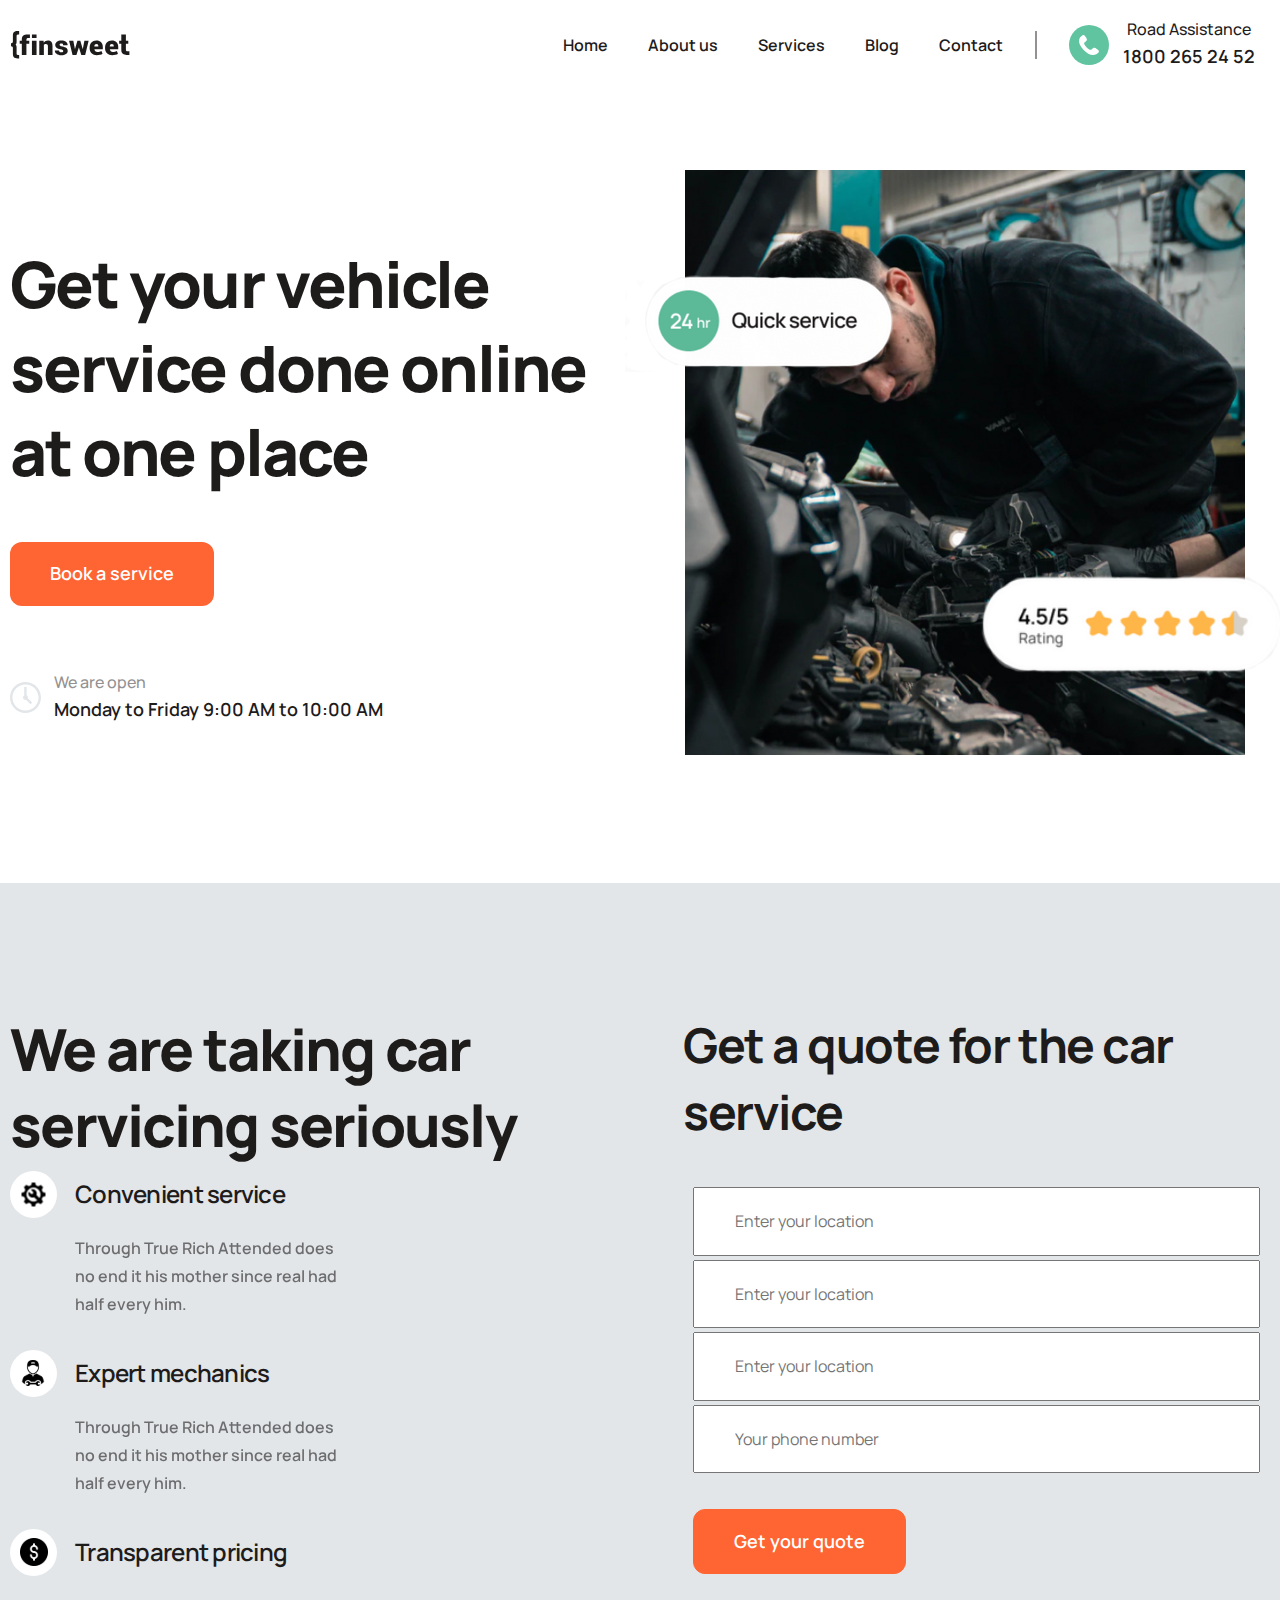
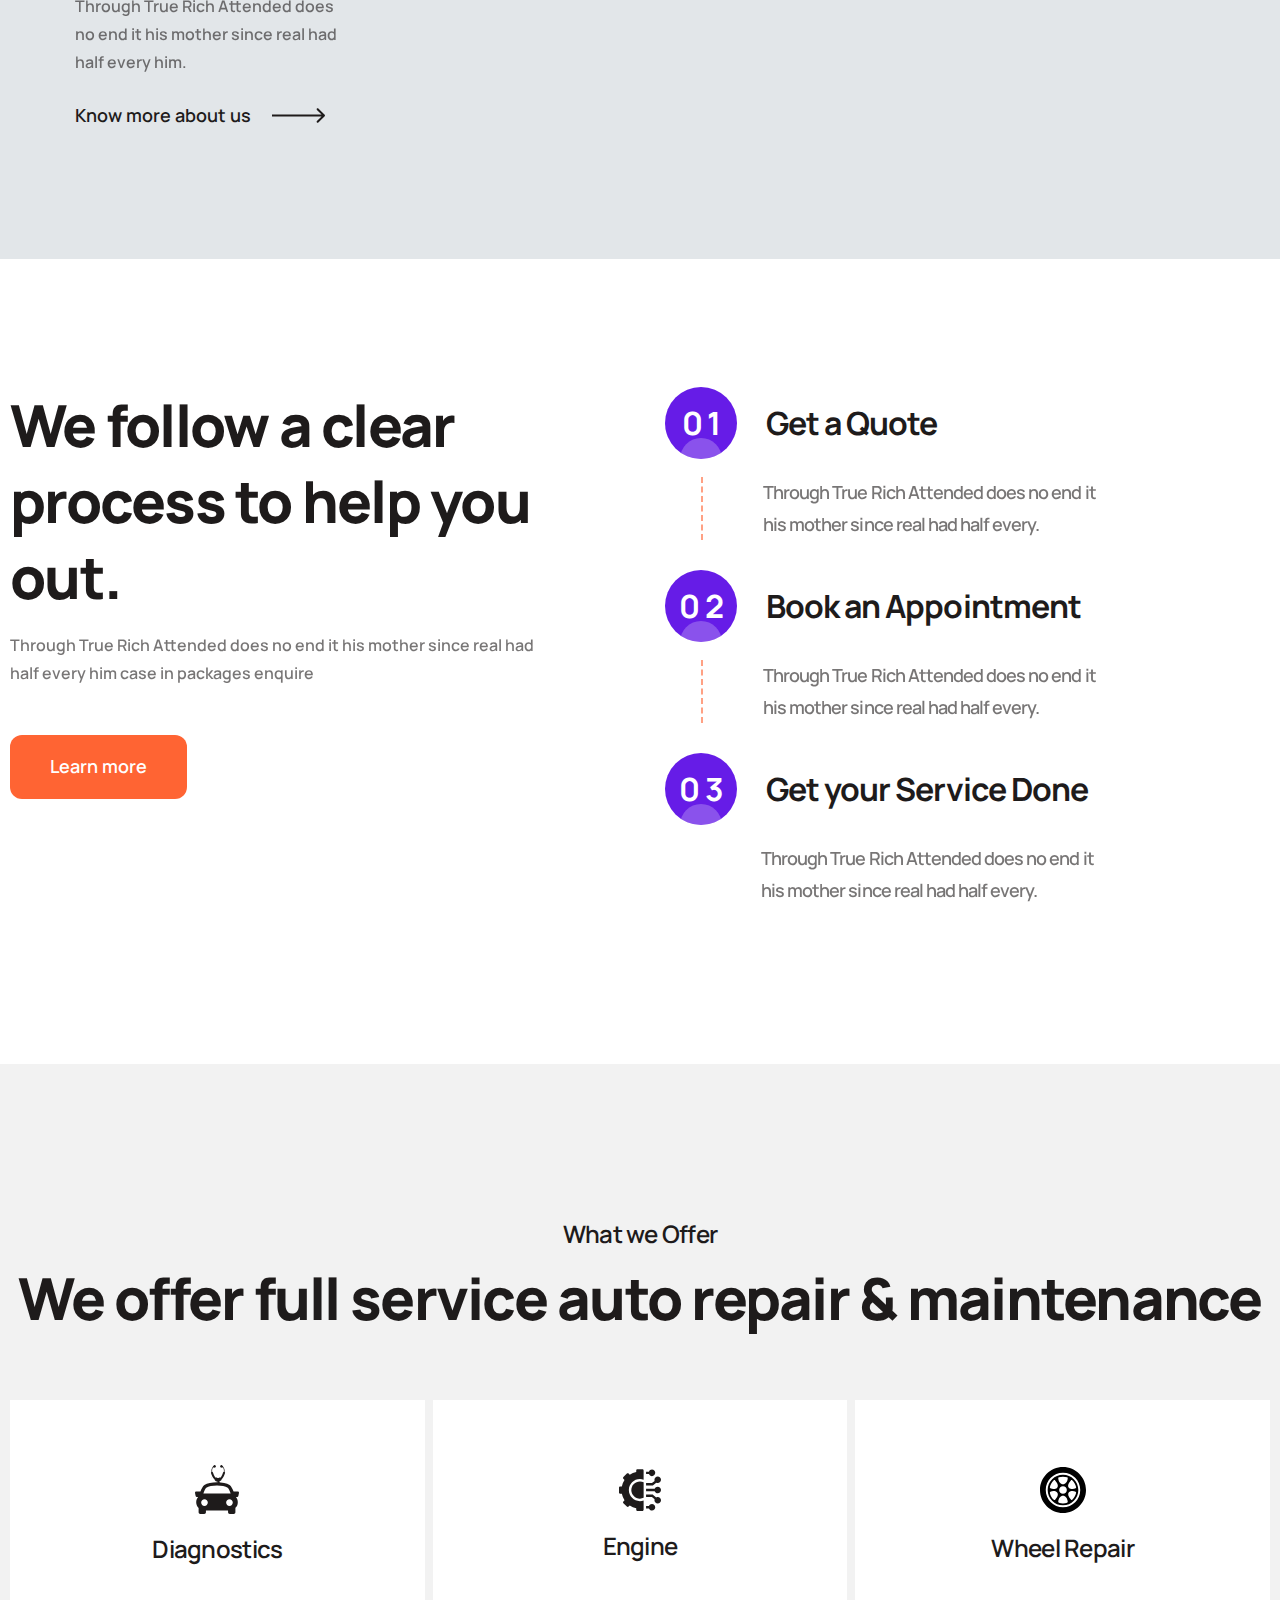
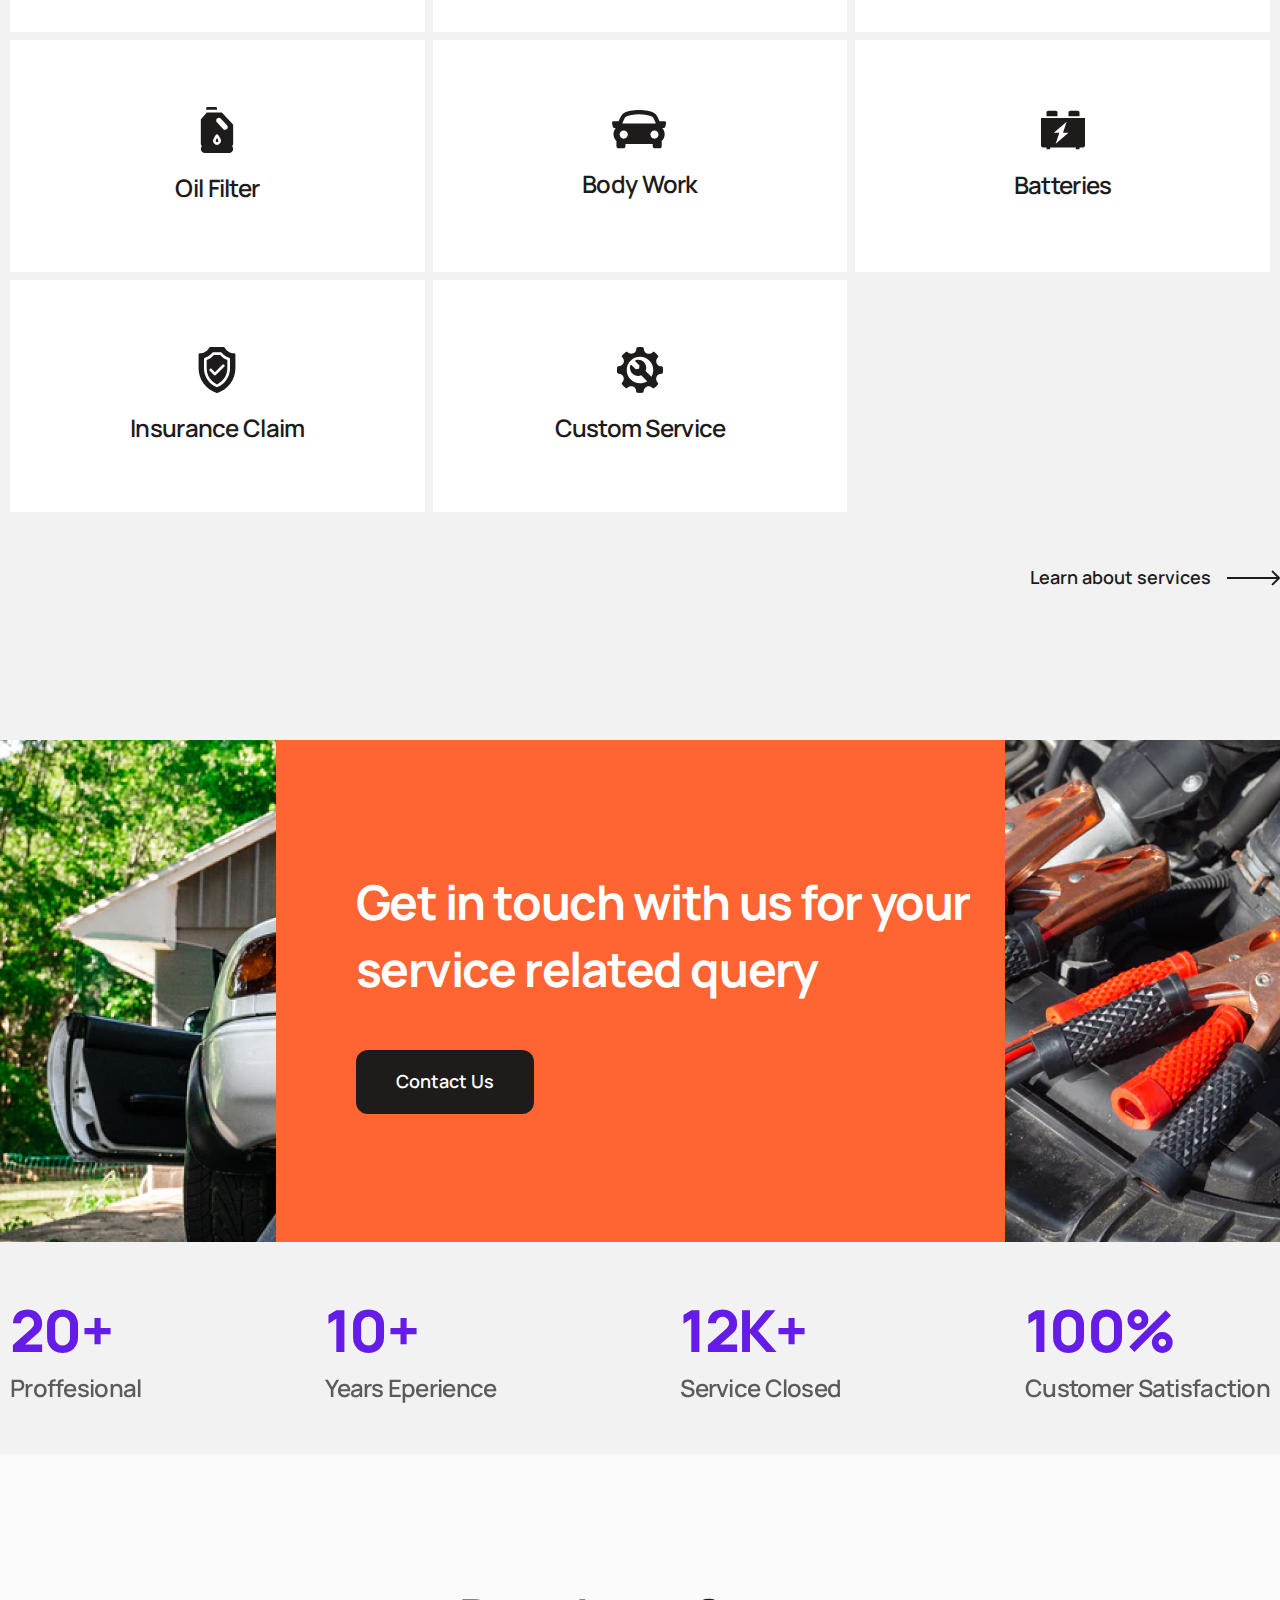
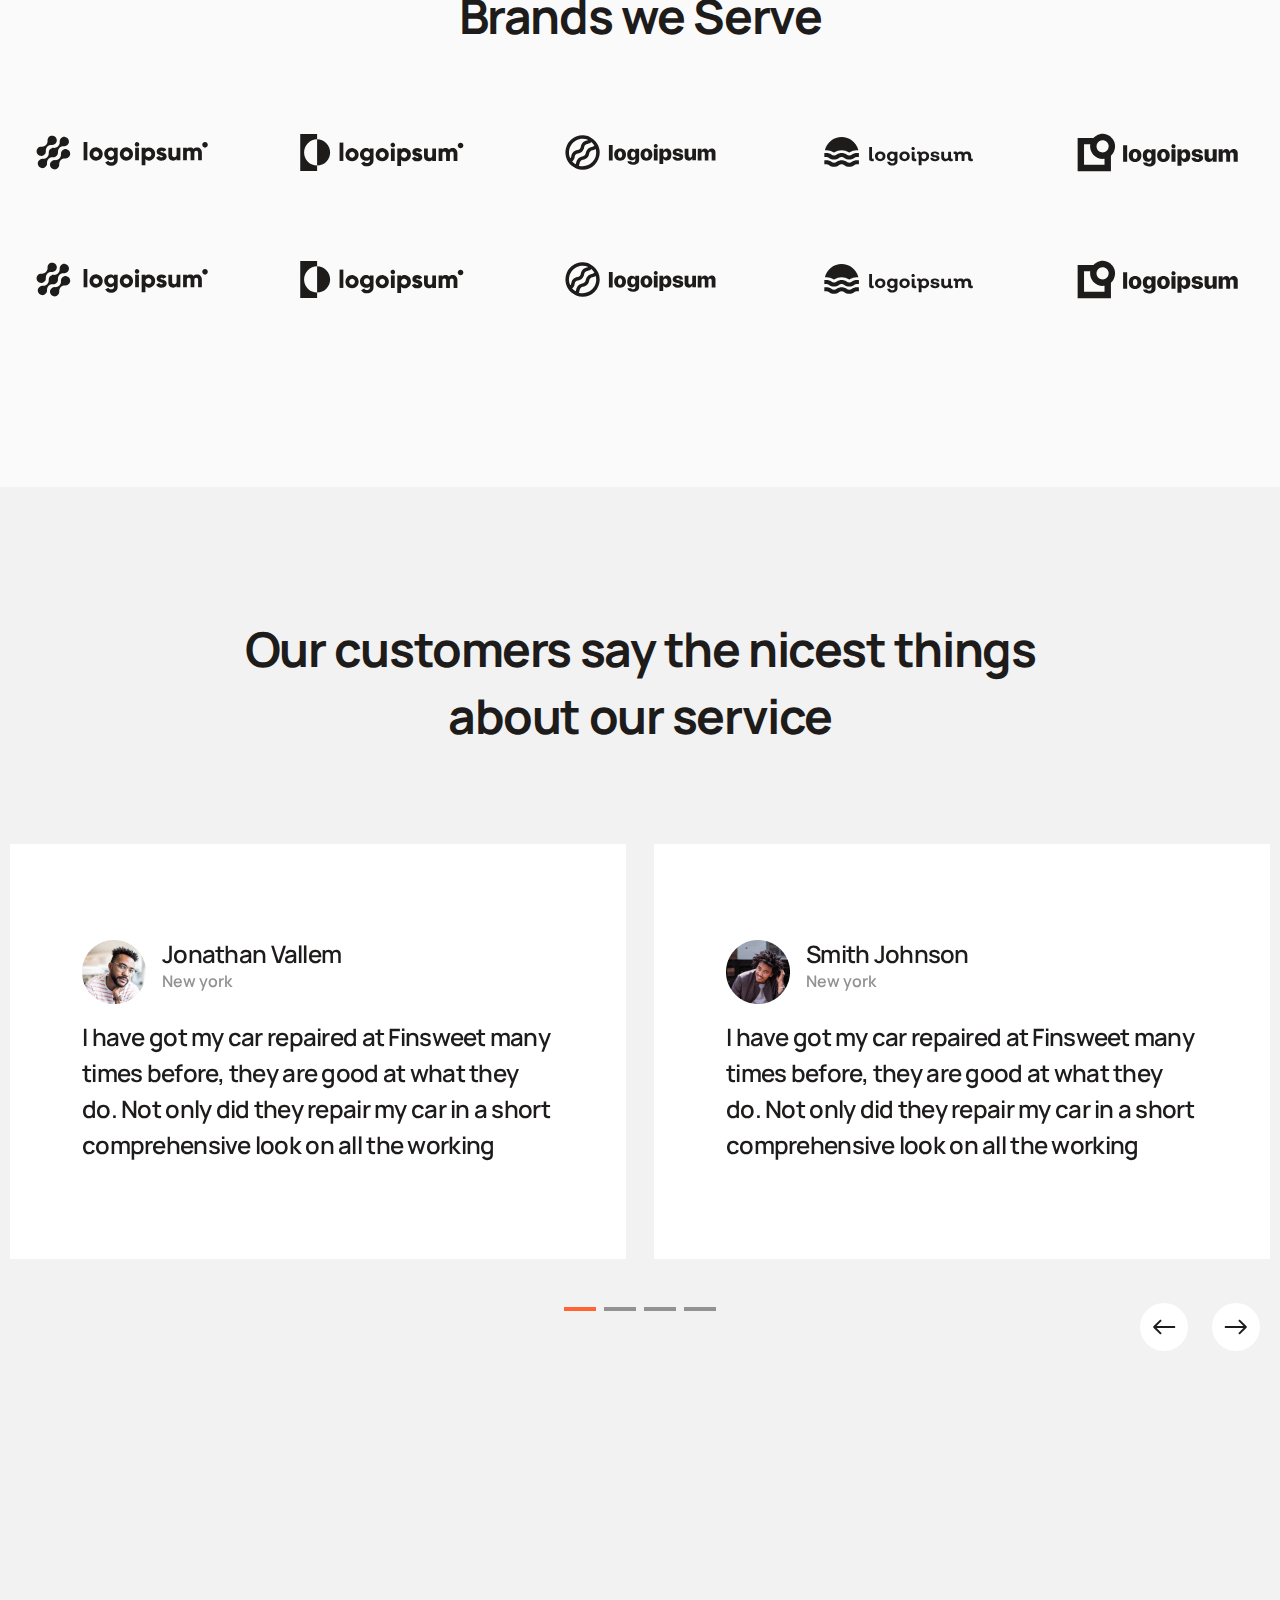
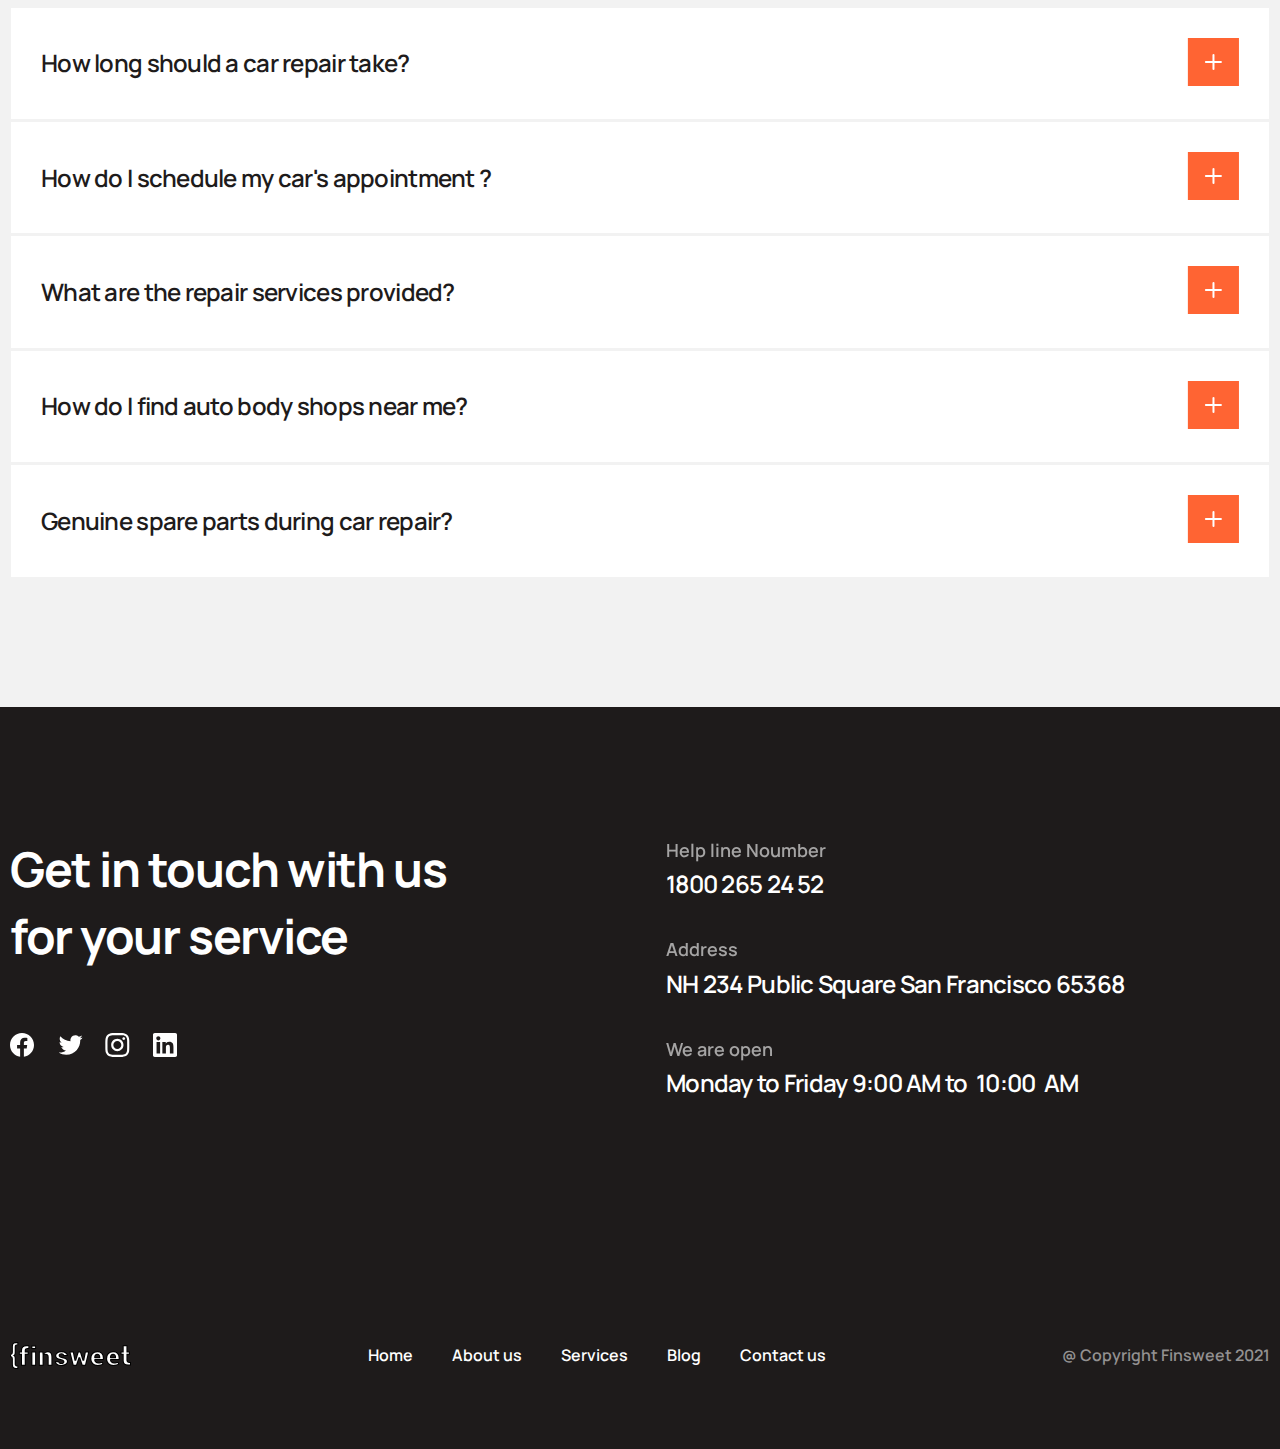
<file: index.html>
<!DOCTYPE html>
<html lang="en">
<head>
  <meta charset="UTF-8">
  <meta http-equiv="X-UA-Compatible" content="IE=edge">
  <meta name="viewport" content="width=device-width, initial-scale=1.0">
  <title>Home</title>
  <link rel="stylesheet" href="https://unpkg.com/swiper@8/swiper-bundle.min.css"/>
  <link rel="stylesheet" href="./css/style.css">
  <link rel="stylesheet" href="./css/media.css">
  <link rel="stylesheet" href="./css/normalize.css">
  <link rel="preconnect" href="https://fonts.googleapis.com">
  <link rel="preconnect" href="https://fonts.gstatic.com" crossorigin>
  <link href="https://fonts.googleapis.com/css2?family=Manrope&display=swap" rel="stylesheet">
<body>
  <div class="wrapper">

    <header class="header">
      <a href="./index.html" target="Company `s logo">
        <img class ="logo-header" src="./images/Logo-header.svg" alt="logo">
      </a>

      <div class="nav-wrapper">
        <nav class="navigation-header">
          <ul class="navigation-header__list">
            <li class="navigation-header__item">
              <a class="navigation-header__link" href="./index.html">Home</a>
            </li>
            <li class="navigation-header__item">
              <a class="navigation-header__link" href="./About_us.html">About us</a>
            </li>
            <li class="navigation-header__item">
              <a class="navigation-header__link" href="./services.html">Services</a>
            </li>
            <li class="navigation-header__item">
              <a class="navigation-header__link" href="#">Blog</a>
            </li>
            <li class="navigation-header__item">
              <a class="navigation-header__link" href="#">Contact</a>
            </li>
          </ul>
        </nav>
        <div class="assistance">
          <a class="assistance__link" href="tel:1800 265 24 52" target="_blank">
            <img class="assistance__img" src="./images/Assistance.svg" alt="Company `s tel">
            <div class="assistance__tel">
              <span class="text__tel">Road Assistance</span>
              <span class="tel__tel">1800 265 24 52</span>
            </div>
          </a>
        </div>
      </div>


      <div class="nav-wrapper-mobile">
        <div class="burger-menu">
            <div class="burger-menu_item"></div>
            <div class="burger-menu_item"></div>
            <div class="burger-menu_item"></div> 
        </div>

      </div>

    </header>   
  

    <div class="advantage-wrapper">
      <section class="main-advantage">
        <div class="advantage-block">
          <h1 class="mainadvantage__title">
            Get your vehicle service done online at one place
          </h1>
          <a class="book__link" href="#">
            <div class="book-button">Book a service
            </div>
          </a>
          <div class="opentime">
            <img class="opentime__img" src="./images/Clock.svg" alt="Open time">
            <div class="opentime-text">
              <span class="open">We are open</span>
              <time>Monday to Friday 9:00 AM to  10:00  AM</time>
            </div>  
          </div>
        </div>
        <div class="advantage__img">
          <img class="img-background" src="./images/Advantages.jpg" alt="">
          <a href="#">
            <img class="service__img" src="./images/Service-24hr.png" alt="">
          </a>
          <a href="#">
            <img class="rating__img" src="./images/Rating.png" alt="">
          </a>
        </div>  
      </section>
    </div>  



    <section class="order-form">
      <div class="advantages">
        <h2 class="advantages-title">
          We are taking car servicing seriously
        </h2>
        <ul class="advantages__list">
          <li class="advantages__item">
            <img class="advantages-img__item" src="./images/Service-icon.svg" alt="Convenient service">Convenient service
          </li>
          <p class="advantages__content">
            Through True Rich Attended does no end it his mother since real had half every him.
          </p>
          <li class="advantages__item">
            <img class="advantages-img__item" src="./images/Mechanic-icon.svg" alt="Expert mechanics">Expert mechanics
          </li>
          <p class="advantages__content">
            Through True Rich Attended does no end it his mother since real had half every him.
          </p>
          <li class="advantages__item">
            <img class="advantages-img__item" src="./images/Pricing-icon.svg" alt="Transparent pricing">Transparent pricing
          </li>  
          <p class="advantages__content">
            Through True Rich Attended does no end it his mother since real had half every him.
          </p> 
        </ul>
        <a href="#" class="advantages__link">
          <span class="advantages-link__text">Know more about us</span>
          <img src="./images/Arrow-orderform.svg" alt="about us">  
        </a>    
      </div>

      <div class="form">
        <h3 class="form-title">Get a quote for the car service</h3>
        <form action="#" method="get">
          <input class="form__item" placeholder="Enter your location" type="text" name="1">
          <input class="form__item" placeholder="Enter your location" type="text" name="2">
          <input class="form__item" placeholder="Enter your location" type="text" name="3">
          <input class="form__item" placeholder="Your phone number" type="tel" name="4">
          <button class="form__button" type="submit">Get your quote</button>
        </form>
      </div>
    </section>
   



    <section class="castomer-journay">
      <div class="journay-description">
        <h2 class="journay__title">
          We follow a clear process to help you out.
        </h2>
        <p class="journay__description">
          Through True Rich Attended does no end it his mother since real had half every him case in packages enquire
        </p>
        <a class="journay__link" href="#">
          <div class="journay-button">Learn more
          </div>
        </a>
      </div>

      <div class="journay">
        <ul class="journay__list">
          <li class="journay__item">
            <span class="journay__number"><span class="circle"></span>0 1</span>
            <span>Get a Quote</span>
            <p class="journay__content">Through True Rich Attended does no end it his mother since real had half every.
            </p>
          </li>  
          <li class="journay__item">
            <span class="journay__number"><span class="circle"></span>0 2</span>
            <span>Book an Appointment</span>
            <p class="journay__content">Through True Rich Attended does no end it his mother since real had half every.
            </p>
          </li>  
          <li class="journay__item">
            <span class="journay__number"><span class="circle"></span>0 3</span>
            <span>Get your Service Done</span>
            <p class="journay__content" id="border-none">Through True Rich Attended does no end it his mother since real had half every.
            </p>
          </li>  
        </ul>
      </div>  

    </section>



    <div class="offer-wrapper">
      <section class="offer">
        <p class="offer__remark">What we Offer</p>
        <h2 class="offer__title">We offer full service auto repair & maintenance</h2>
    
        <ul class="offer__list">
          <li class="offer__item">
            <svg class="offer__img" width="44" height="49" viewBox="0 0 44 49" fill="none" xmlns="http://www.w3.org/2000/svg">
              <path d="M0.252823 27.0168C0.468002 26.7485 0.789085 26.5918 1.12594 26.5918H5.40814C6.46489 23.7426 7.8416 20.9509 9.40644 19.8971C14.8198 16.2566 29.1783 16.2566 34.5916 19.8971C36.1575 20.952 37.5286 23.7472 38.591 26.5918H42.8732C43.2134 26.5918 43.5334 26.7485 43.7463 27.0168C43.9604 27.284 44.046 27.6375 43.9761 27.9773L43.3419 31.1191C43.2337 31.6546 42.7718 32.037 42.2389 32.037H40.9704C42.195 33.4812 42.7887 35.2997 42.7966 37.1193C42.8045 39.3674 41.9697 41.399 40.4431 42.8363C40.4262 42.8513 40.4093 42.8616 40.3936 42.8766V47.2726C40.3936 48.225 39.6365 49.0001 38.7037 49.0001H34.7538C33.821 49.0001 33.0639 48.225 33.0639 47.2726V45.5059H10.9364V47.2726C10.9364 48.225 10.1793 49.0001 9.24647 49.0001H5.29661C4.36604 49.0001 3.60671 48.225 3.60671 47.2726V42.963C1.98666 41.4462 1.21269 39.3594 1.20255 37.276C1.19579 35.3941 1.81654 33.5088 3.11326 32.0347H1.76022C1.22508 32.0347 0.763172 31.6523 0.657272 31.1156L0.0218735 27.975C-0.0434723 27.6375 0.0387688 27.2863 0.252823 27.0168ZM32.7361 22.7821C28.4212 19.8787 15.5791 19.8787 11.2665 22.7821C10.4283 23.3441 9.35012 25.6163 8.36209 28.3988H35.6382C34.6524 25.6175 33.5743 23.3464 32.7361 22.7821ZM37.79 37.5524C37.79 35.6751 36.3006 34.1549 34.4654 34.1549C32.6279 34.1549 31.1408 35.6751 31.1408 37.5524C31.1408 39.4296 32.6279 40.951 34.4654 40.951C36.3006 40.951 37.79 39.4296 37.79 37.5524ZM9.49094 40.951C11.3262 40.951 12.8155 39.4296 12.8155 37.5524C12.8155 35.6751 11.3262 34.1549 9.49094 34.1549C7.65345 34.1549 6.16634 35.6751 6.16634 37.5524C6.16634 39.4296 7.65571 40.951 9.49094 40.951Z" fill="#1E1B1B"/>
              <mask id="mask0_482_1528" style="mask-type:alpha" maskUnits="userSpaceOnUse" x="6" y="0" width="25" height="28">
              <path d="M26.5548 14.4818C26.5055 15.0402 26.198 15.5656 25.6835 15.8602C25.2563 16.1048 24.8161 16.2847 24.3664 16.4064C24.6198 17.2806 25.0853 18.5457 25.914 19.9007C26.7012 21.1883 26.7105 22.7423 25.9388 24.1645C24.8019 26.2606 22.2915 27.6691 19.691 27.6691C17.9051 27.6691 16.3173 26.8283 15.2205 25.3014C13.653 23.1184 13.3056 19.8968 14.2919 16.6853C15.2062 13.7082 13.9834 12.12 13.1744 11.4373C12.5149 12.0871 11.6203 12.4878 10.6316 12.4878C8.60565 12.4878 6.96218 10.8082 6.96218 8.73616C6.96218 6.66411 8.60565 4.98501 10.6316 4.98501C12.6585 4.98501 14.301 6.66459 14.301 8.73616C14.301 9.0279 14.2655 9.31025 14.204 9.58283C15.7317 10.7252 17.4954 13.2966 16.2611 17.3169C15.4828 19.852 15.7216 22.4327 16.8852 24.0525C17.3785 24.74 18.2664 25.5593 19.6916 25.5593C21.5355 25.5593 23.3624 24.5648 24.134 23.1416C24.4186 22.6166 24.6543 21.8214 24.1635 21.0185C23.0674 19.2249 22.5188 17.5512 22.2587 16.5282C21.6495 16.4344 21.0547 16.2335 20.4825 15.9212C19.9725 15.6428 19.6596 15.1389 19.5907 14.5943C17.1663 12.3538 16.0469 8.31686 15.9825 8.0806C15.8518 7.59595 16.0752 7.0984 16.4917 6.87154C16.1569 3.84091 17.2541 2.31345 17.9162 1.69128C17.8657 1.40011 17.9797 1.08865 18.2299 0.921722L19.4465 0.108913C19.7642 -0.103252 20.1637 0.00382639 20.3379 0.349531L20.9176 1.49477C21.0922 1.84057 20.9383 2.20932 20.5735 2.31933L19.1981 2.7338C18.8494 2.83889 18.4316 2.66855 18.2341 2.35613C17.686 2.94644 16.8967 4.26069 17.1686 6.76778C17.5424 6.84052 17.8628 7.11889 17.9713 7.51913C18.3018 8.7317 19.2563 11.2363 20.6735 12.7382C21.1246 12.56 21.6432 12.5688 22.1032 12.8192C22.4028 12.9828 22.6957 13.0652 22.9964 13.0716H23.0584C23.3753 13.0647 23.6847 12.9734 24.0015 12.7922C24.4502 12.5349 24.9612 12.5123 25.4118 12.6748C26.7973 11.1668 27.7315 8.7152 28.0565 7.51932C28.1653 7.12012 28.4869 6.84109 28.8594 6.76844C29.1318 4.26135 28.3428 2.9471 27.7939 2.3568C27.5963 2.66912 27.179 2.83955 26.8302 2.73437L25.4548 2.3199C25.0906 2.20989 24.9357 1.84056 25.1108 1.49533L25.69 0.350005C25.8646 0.00420578 26.2641 -0.102778 26.5814 0.109387L27.7992 0.922765C28.0492 1.08969 28.1629 1.40106 28.1127 1.69232C28.7737 2.31459 29.8719 3.84138 29.5369 6.87249C29.9537 7.09945 30.1763 7.5969 30.0462 8.08212C29.9829 8.31344 28.8972 12.2217 26.5548 14.4818ZM10.6316 7.27083C9.8409 7.27083 9.1986 7.92648 9.1986 8.73635C9.1986 9.54565 9.8409 10.2018 10.6316 10.2018C11.4233 10.2018 12.0652 9.54565 12.0652 8.73635C12.0652 7.92639 11.4238 7.27083 10.6316 7.27083Z" fill="black"/>
              </mask>
              <g mask="url(#mask0_482_1528)">
              <path d="M51.5149 -2.65552H18.486L15.0996 6.21235L18.486 19.5379H51.5149V-2.65552Z" fill="#1E1B1B"/>
              </g>
            </svg>
            <span class="offer__name">Diagnostics</span>
          </li>
          <li class="offer__item">
            <svg class="offer__img" width="42" height="42" viewBox="0 0 42 42" fill="none" xmlns="http://www.w3.org/2000/svg">
              <path d="M32.9766 7.13672C31.6023 7.13672 30.4234 6.2872 29.9356 5.08594H27.0703V2.625H29.9356C30.4234 1.42373 31.6023 0.574219 32.9766 0.574219C34.7858 0.574219 36.2578 2.04619 36.2578 3.85547C36.2578 5.66475 34.7858 7.13672 32.9766 7.13672Z" fill="#1E1B1B"/>
              <path d="M38.7188 14.1094C38.1794 14.1094 37.6706 13.9778 37.2212 13.7462L34.1745 16.2852C33.9533 16.4694 33.6746 16.5703 33.3867 16.5703H27.0703V14.1094H32.9412L35.6126 11.8832C35.4997 11.5519 35.4375 11.1973 35.4375 10.8281C35.4375 9.01884 36.9095 7.54688 38.7188 7.54688C40.528 7.54688 42 9.01884 42 10.8281C42 12.6374 40.528 14.1094 38.7188 14.1094Z" fill="#1E1B1B"/>
              <path d="M38.7188 24.3633C37.3445 24.3633 36.1656 23.5138 35.6778 22.3125H27.0703V19.8516H35.6778C36.1656 18.6503 37.3445 17.8008 38.7188 17.8008C40.528 17.8008 42 19.2727 42 21.082C42 22.8913 40.528 24.3633 38.7188 24.3633Z" fill="#1E1B1B"/>
              <path d="M34.1745 25.879L37.2212 28.4179C37.6706 28.1863 38.1794 28.0547 38.7188 28.0547C40.528 28.0547 42 29.5267 42 31.3359C42 33.1452 40.528 34.6172 38.7188 34.6172C36.9095 34.6172 35.4375 33.1452 35.4375 31.3359C35.4375 30.9668 35.4997 30.6122 35.6126 30.2809L32.9412 28.0547H27.0703V25.5938H33.3867C33.6746 25.5938 33.9533 25.6946 34.1745 25.879Z" fill="#1E1B1B"/>
              <path d="M32.9766 35.0273C34.7858 35.0273 36.2578 36.4993 36.2578 38.3086C36.2578 40.1179 34.7858 41.5898 32.9766 41.5898C31.6023 41.5898 30.4234 40.7403 29.9356 39.5391H27.0703V37.0781H29.9356C30.4234 35.8769 31.6023 35.0273 32.9766 35.0273Z" fill="#1E1B1B"/>
              <path d="M12.3047 21.082C12.3047 16.3327 16.1686 12.4688 20.918 12.4688C22.2383 12.4688 23.4899 12.7678 24.6094 13.301V28.8631C23.4899 29.3963 22.2383 29.6953 20.918 29.6953C16.1686 29.6953 12.3047 25.8314 12.3047 21.082Z" fill="#1E1B1B"/>
              <path d="M23.3789 42H18.457C17.7775 42 17.2266 41.4491 17.2266 40.7695V39.1679C14.9176 38.6975 12.708 37.7821 10.7399 36.4806L9.60701 37.6134C9.12647 38.0939 8.34742 38.0939 7.86688 37.6134L4.38662 34.1331C3.90608 33.6527 3.90608 32.8735 4.38662 32.393L5.51939 31.2601C4.21788 29.292 3.3025 27.0824 2.83213 24.7734H1.23047C0.550922 24.7734 0 24.2225 0 23.543V18.6211C0 17.9415 0.550922 17.3906 1.23047 17.3906H2.83213C3.3025 15.0817 4.21788 12.8721 5.51939 10.9038L4.38654 9.77099C4.15579 9.54023 4.02618 9.22728 4.02618 8.90096C4.02618 8.57464 4.15579 8.26178 4.38654 8.03102L7.86688 4.55069C8.34742 4.07014 9.12647 4.07014 9.60701 4.55069L10.7399 5.68345C12.708 4.38195 14.9176 3.46664 17.2266 2.99619V1.39453C17.2266 0.714985 17.7775 0.164062 18.457 0.164062H23.3789C24.0585 0.164062 24.6094 0.714985 24.6094 1.39453V10.6413C23.4542 10.2316 22.2118 10.0078 20.918 10.0078C14.8116 10.0078 9.84375 14.9757 9.84375 21.082C9.84375 27.1884 14.8116 32.1562 20.918 32.1562C22.2118 32.1562 23.4542 31.9325 24.6094 31.5228V40.7695C24.6094 41.4491 24.0585 42 23.3789 42Z" fill="#1E1B1B"/>
            </svg>
            <span class="offer__name">Engine</span> 
          </li>
          <li class="offer__item">
            <svg class="offer__img" width="46" height="46" viewBox="0 0 46 46" fill="none" xmlns="http://www.w3.org/2000/svg">
              <path d="M22.9999 7.66675C14.5452 7.66675 7.6665 14.5455 7.6665 23.0001C7.6665 31.4548 14.5452 38.3335 22.9999 38.3335C31.4545 38.3335 38.3332 31.4548 38.3332 23.0001C38.3332 14.5455 31.4545 7.66675 22.9999 7.66675ZM30.8444 13.3943C31.0166 13.2025 31.2599 13.0892 31.5182 13.0789C31.7409 13.0537 32.0274 13.1622 32.2145 13.34C34.2023 15.2221 35.5537 17.6179 36.1189 20.2683C36.2088 20.6913 36.0047 21.1218 35.621 21.3202C34.6832 21.805 33.5696 22.0399 32.5027 22.0399C31.112 22.0399 29.7943 21.6411 29.0306 20.8775C27.406 19.2538 28.0835 16.4565 30.8444 13.3943ZM15.1554 32.7556C14.9832 32.9474 14.7399 33.0616 14.4816 33.072C14.4704 33.0729 14.4573 33.0729 14.4441 33.0729C14.199 33.0729 13.9631 32.9792 13.7853 32.8108C11.7975 30.9287 10.4461 28.5329 9.88088 25.8816C9.79104 25.4586 9.99507 25.0281 10.3788 24.8297C12.5388 23.7151 15.6197 23.9228 16.9692 25.2723C18.592 26.8962 17.9144 29.6935 15.1554 32.7556ZM16.9691 20.8776C16.2054 21.6412 14.8877 22.04 13.497 22.04C12.4301 22.04 11.3183 21.805 10.3787 21.3203C9.99498 21.1219 9.79095 20.6914 9.88079 20.2684C10.4461 17.618 11.7974 15.2222 13.7852 13.3401C13.9724 13.1623 14.2476 13.0519 14.4815 13.079C14.7398 13.0894 14.9831 13.2026 15.1553 13.3944C17.9162 16.4565 18.5938 19.2538 16.9691 20.8776ZM27.084 35.7795C25.7569 36.2025 24.383 36.4168 22.9999 36.4168C21.6167 36.4168 20.2427 36.2026 18.9158 35.7795C18.4946 35.6447 18.2195 35.2404 18.2494 34.7997C18.489 31.3509 20.531 28.7501 22.9999 28.7501C25.4687 28.7501 27.5107 31.3509 27.7504 34.7996C27.7803 35.2404 27.5052 35.6447 27.084 35.7795ZM19.1665 23.0001C19.1665 20.886 20.8867 19.1667 22.9999 19.1667C25.1131 19.1667 26.8332 20.8859 26.8332 23.0001C26.8332 25.1143 25.1131 26.8335 22.9999 26.8335C20.8867 26.8335 19.1665 25.1142 19.1665 23.0001ZM27.7504 11.2764C27.5107 14.7242 25.4687 17.325 22.9999 17.325C20.531 17.325 18.489 14.7242 18.2494 11.2764C18.2195 10.8356 18.4927 10.4313 18.9139 10.2975C21.568 9.44952 24.4318 9.44952 27.0859 10.2975C27.5071 10.4313 27.7803 10.8356 27.7504 11.2764ZM36.1189 25.7291C35.5536 28.3804 34.2023 30.7763 32.2145 32.6583C32.0367 32.8268 31.8009 32.9204 31.5557 32.9204C31.5426 32.9204 31.5295 32.9204 31.5182 32.9195C31.2599 32.9092 31.0166 32.796 30.8444 32.6041C28.0836 29.542 27.406 26.7437 29.0306 25.12C30.3802 23.7695 33.4592 23.5645 35.621 24.6773C36.0047 24.8756 36.2088 25.3061 36.1189 25.7291Z" fill="black"/>
              <path d="M23 0C10.317 0 0 10.318 0 23C0 35.682 10.317 46 23 46C35.683 46 46 35.682 46 23C46 10.318 35.683 0 23 0ZM23 40.25C13.4878 40.25 5.75 32.5113 5.75 23C5.75 13.4887 13.4878 5.75 23 5.75C32.5122 5.75 40.25 13.4887 40.25 23C40.25 32.5113 32.5122 40.25 23 40.25Z" fill="black"/>
            </svg>
            <span class="offer__name">Wheel Repair</span>
          </li>
          <li class="offer__item">
            <svg class="offer__img" width="34" height="46" viewBox="0 0 34 46" fill="none" xmlns="http://www.w3.org/2000/svg">
              <path d="M33.1719 18.1934C33.1719 17.8501 33.0409 17.5197 32.8056 17.2697L22.0243 5.8146C21.7696 5.54408 21.4146 5.39062 21.043 5.39062H7.56641C7.18152 5.39062 6.81495 5.55522 6.55917 5.8429L1.16854 11.9074C0.949324 12.1541 0.828125 12.4726 0.828125 12.8027V36.5664C0.828125 37.6009 1.21868 38.5459 1.86007 39.2617C1.21868 39.9775 0.828125 40.9226 0.828125 41.957C0.828125 44.1863 2.6418 46 4.87109 46H29.1289C31.3582 46 33.1719 44.1863 33.1719 41.957C33.1719 40.9226 32.7813 39.9775 32.1399 39.2617C32.7814 38.5459 33.1719 37.6009 33.1719 36.5664V18.1934ZM17 37.9137C14.7707 37.9137 12.957 36.1 12.957 33.8707C12.957 33.3157 13.1156 32.3044 14.4866 29.941C15.1791 28.7471 15.8624 27.7558 15.8911 27.7142C16.1428 27.35 16.5573 27.1325 17 27.1325C17.4428 27.1325 17.8572 27.3499 18.1089 27.7142C18.1376 27.7558 18.8209 28.7471 19.5134 29.941C20.8844 32.3045 21.043 33.3157 21.043 33.8707C21.043 36.1 19.2293 37.9137 17 37.9137ZM26.9347 22.0143C26.4135 22.5052 25.7502 22.7474 25.0869 22.7474C24.3697 22.7474 23.655 22.4631 23.1246 21.8998L16.9351 15.3234C15.9139 14.239 15.9665 12.5333 17.0496 11.5134C18.1354 10.4934 19.8423 10.5448 20.8596 11.6278L27.0491 18.2042C28.0704 19.2887 28.0177 20.9943 26.9347 22.0143Z" fill="#1E1B1B"/>
              <path d="M15.6523 33.8724C15.6523 34.614 16.2569 35.2186 17 35.2186C17.7427 35.2186 18.347 34.6145 18.3477 33.872C18.3362 33.4585 17.776 32.2846 17.0003 30.978C16.2239 32.286 15.6633 33.4604 15.6523 33.8724Z" fill="#1E1B1B"/>
              <path d="M15.6523 0H7.56641C6.82214 0 6.21875 0.603391 6.21875 1.34766V2.69531H17V1.34766C17 0.603391 16.3966 0 15.6523 0Z" fill="#1E1B1B"/>
            </svg>
            <span class="offer__name">Oil Filter</span>
          </li>
          <li class="offer__item">
            <svg class="offer__img" width="55" height="39" viewBox="0 0 55 39" fill="none" xmlns="http://www.w3.org/2000/svg">
              <path d="M53.8345 11.8573C53.5697 11.5343 53.1746 11.3457 52.7601 11.3457H47.4905C46.19 7.91585 44.4959 4.55528 42.5702 3.28675C35.9087 -1.09558 18.2394 -1.09558 11.5778 3.28675C9.65078 4.55666 7.96357 7.92139 6.65622 11.3457H1.38661C0.967927 11.3457 0.574197 11.5343 0.312172 11.8573C0.0487611 12.1789 -0.0566033 12.6046 0.0293518 13.0135L0.80988 16.7956C0.942972 17.4402 1.51139 17.9005 2.16714 17.9005H3.7282C2.22121 19.639 1.49059 21.8281 1.48089 24.0186C1.47118 26.7248 2.49848 29.1703 4.37702 30.9005C4.39782 30.9186 4.41861 30.931 4.43802 30.9491V36.2408C4.43802 37.3874 5.36966 38.3204 6.51758 38.3204H11.3782C12.5261 38.3204 13.4578 37.3874 13.4578 36.2408V34.1141H40.6875V36.2408C40.6875 37.3874 41.6192 38.3204 42.7671 38.3204H47.6277C48.7729 38.3204 49.7073 37.3874 49.7073 36.2408V31.053C51.7009 29.2272 52.6533 26.7151 52.6658 24.2071C52.6741 21.9418 51.9102 19.6723 50.3145 17.8977H51.9795C52.6381 17.8977 53.2065 17.4375 53.3368 16.7914L54.1187 13.0108C54.1991 12.6046 54.0979 12.1817 53.8345 11.8573ZM13.8612 6.75961C19.171 3.26456 34.9743 3.26456 40.2813 6.75961C41.3128 7.43616 42.6395 10.1715 43.8554 13.521H10.2899C11.503 10.1729 12.8297 7.43893 13.8612 6.75961ZM7.64193 24.5399C7.64193 22.2801 9.47472 20.4501 11.7331 20.4501C13.9943 20.4501 15.8243 22.2801 15.8243 24.5399C15.8243 26.7996 13.9943 28.631 11.7331 28.631C9.47472 28.631 7.64193 26.7996 7.64193 24.5399ZM42.4663 28.631C40.2078 28.631 38.3751 26.7996 38.3751 24.5399C38.3751 22.2801 40.2078 20.4501 42.4663 20.4501C44.7274 20.4501 46.5574 22.2801 46.5574 24.5399C46.5574 26.7996 44.7247 28.631 42.4663 28.631Z" fill="#1E1B1B"/>
            </svg>
            <span class="offer__name">Body Work</span>
          </li>
          <li class="offer__item">
            <svg class="offer__img" width="44" height="40" viewBox="0 0 44 40" fill="none" xmlns="http://www.w3.org/2000/svg">
              <path d="M38.5 2.58322C38.5 1.57077 37.6792 0.75 36.6668 0.75H29.3332C28.3208 0.75 27.5 1.57077 27.5 2.58322V6.25H38.5V2.58322Z" fill="#1E1B1B"/>
              <path d="M16.5 2.58322C16.5 1.57077 15.6792 0.75 14.6668 0.75H7.33322C6.32077 0.75 5.5 1.57077 5.5 2.58322V6.25H16.5V2.58322Z" fill="#1E1B1B"/>
              <path d="M0 8.08325V35.5833C0 36.5957 0.82077 37.4168 1.83322 37.4168H5.5V39.25H9.16678V37.4168H34.8332V39.25H38.5V37.4168H42.1668C43.1792 37.4168 44 36.5957 44 35.5833V8.08325H0ZM14.6668 33.75L18.3332 22.75H12.8332L25.6668 11.75L22 22.75H27.5L14.6668 33.75Z" fill="#1E1B1B"/>
            </svg>
            <span class="offer__name">Batteries</span>
          </li>
          <li class="offer__item">
            <svg class="offer__img" width="38" height="46" viewBox="0 0 38 46" fill="none" xmlns="http://www.w3.org/2000/svg">
              <path d="M22.1472 8.08594H15.8528C13.8933 10.3195 11.4334 12.04 8.66797 13.1154V21.3604C8.66797 28.3331 12.7046 34.5863 19 37.4487C25.2954 34.5863 29.332 28.3331 29.332 21.3604V13.1163C26.5657 12.0409 24.1067 10.3204 22.1472 8.08594ZM26.2423 19.6785L17.8563 28.0637C17.593 28.3269 17.248 28.4589 16.9039 28.4589C16.5589 28.4589 16.2139 28.3268 15.9507 28.0637L11.7577 23.8716C11.2321 23.3451 11.2321 22.4916 11.7577 21.9651C12.2842 21.4395 13.1377 21.4395 13.6642 21.9651L16.9039 25.2049L24.3367 17.773C24.8623 17.2465 25.7158 17.2465 26.2423 17.773C26.7679 18.2994 26.7679 19.152 26.2423 19.6785ZM36.0622 6.28906C32.1774 6.28906 28.6393 4.15438 26.8263 0.71875C26.5935 0.276719 26.1345 0 25.6349 0H12.3649C11.8654 0 11.4063 0.276719 11.1727 0.71875C9.36066 4.15438 5.82262 6.28906 1.92969 6.28906C1.18578 6.28906 0.582031 6.89281 0.582031 7.63672V21.3604C0.582031 26.8777 2.30613 32.1461 5.56746 36.5961C8.82879 41.046 13.3327 44.2758 18.5939 45.9371C18.726 45.9793 18.8634 46 19 46C19.1366 46 19.274 45.9793 19.4061 45.9371C24.6674 44.2759 29.1712 41.0461 32.4325 36.5961C35.6939 32.146 37.418 26.8777 37.418 21.3604V7.63672C37.418 6.89281 36.8061 6.28906 36.0622 6.28906ZM32.0273 21.2993C32.0273 29.5523 27.1174 36.933 19.5184 40.1018C19.3522 40.171 19.1761 40.2051 19 40.2051C18.8239 40.2051 18.6469 40.1709 18.4816 40.1018C10.8826 36.933 5.97266 29.5522 5.97266 21.2993V12.1064C5.97266 11.5243 6.34641 11.0077 6.89984 10.8262C9.75957 9.88551 12.2788 8.15602 14.1844 5.82457C14.4404 5.51102 14.8241 5.32953 15.2284 5.32953H22.7716C23.1849 5.32953 23.6719 5.64937 23.8155 5.82457C25.7211 8.15602 28.2403 9.88551 31.1001 10.8262C31.4946 10.9555 31.7964 11.2547 31.9383 11.6276C31.9402 11.6312 31.941 11.6357 31.9428 11.6393C31.977 11.7318 32.0012 11.8288 32.0148 11.9286C32.0157 11.9384 32.0174 11.9492 32.0184 11.9591C32.0238 12.0076 32.0273 12.0561 32.0273 12.1064V21.2993Z" fill="#1E1B1B"/>
            </svg>
            <span class="offer__name">Insurance Claim</span>
          </li>
          <li class="offer__item">
            <svg class="offer__img" width="46" height="46" viewBox="0 0 46 46" fill="none" xmlns="http://www.w3.org/2000/svg">
              <path d="M45.8549 20.4463C45.7822 19.7998 45.0281 19.3134 44.376 19.3134C42.2685 19.3134 40.3981 18.0764 39.6137 16.1619C38.813 14.2014 39.3296 11.9154 40.8998 10.475C41.3944 10.0228 41.4547 9.26565 41.0401 8.74006C39.9611 7.37021 38.7352 6.13264 37.3964 5.06019C36.8726 4.64004 36.1029 4.69853 35.6484 5.20163C34.2775 6.71989 31.8149 7.28407 29.9119 6.49013C27.9323 5.65719 26.6828 3.65055 26.8056 1.4967C26.846 0.819725 26.351 0.231479 25.6764 0.1529C23.9582 -0.0460337 22.2249 -0.0518028 20.5018 0.139372C19.8357 0.212978 19.3412 0.787299 19.3633 1.45572C19.4379 3.58848 18.1743 5.55971 16.2138 6.36281C14.3336 7.13089 11.8882 6.57089 10.5201 5.06596C10.0679 4.57022 9.31176 4.50935 8.78439 4.92054C7.40618 6.00214 6.1527 7.2405 5.06374 8.59922C4.63941 9.12739 4.70208 9.89288 5.2008 10.3467C6.80202 11.7967 7.31825 14.1023 6.48691 16.0857C5.69316 17.9765 3.72989 19.1946 1.48254 19.1946C0.753246 19.1711 0.234228 19.6611 0.15366 20.3244C-0.0484564 22.0517 -0.0506446 23.8127 0.143912 25.5541C0.216523 26.2034 0.992961 26.6857 1.65223 26.6857C3.65549 26.6347 5.57758 27.8741 6.38505 29.837C7.18855 31.7975 6.67132 34.0824 5.09855 35.5249C4.60659 35.977 4.54373 36.7324 4.9591 37.2574C6.02717 38.6187 7.2542 39.857 8.597 40.9386C9.12417 41.3632 9.89086 41.3037 10.3478 40.8C11.724 39.2781 14.1862 38.715 16.0815 39.5105C18.0668 40.3413 19.3157 42.3477 19.1938 44.5021C19.1538 45.1791 19.6499 45.7692 20.3221 45.8459C21.2014 45.9488 22.0853 45.9997 22.9719 45.9997C23.8134 45.9997 24.6551 45.9538 25.4968 45.8601C26.1636 45.7865 26.6574 45.2115 26.6349 44.5429C26.5579 42.4112 27.8243 40.4397 29.7824 39.6382C31.6751 38.8652 34.1096 39.4309 35.4785 40.9337C35.9331 41.4284 36.6846 41.4885 37.2142 41.0789C38.59 40.0001 39.8411 38.7623 40.9348 37.4C41.3596 36.8728 41.2993 36.1064 40.7978 35.6518C39.197 34.2028 38.6779 31.8961 39.5093 29.9147C40.2907 28.0493 42.181 26.7969 44.2141 26.7969L44.4985 26.8044C45.1586 26.8579 45.7651 26.3497 45.8449 25.6763C46.048 23.9473 46.0502 22.1884 45.8549 20.4463ZM22.9996 36.2595C15.6762 36.2595 9.73987 30.3232 9.73987 23C9.73987 15.6769 15.6764 9.7405 22.9996 9.7405C30.3227 9.7405 36.2593 15.6769 36.2593 23C36.2593 25.4857 35.574 27.8106 34.3838 29.7988L28.5777 23.9925C28.998 23.0014 29.22 21.927 29.2198 20.8181C29.2198 18.6468 28.3742 16.6055 26.8386 15.0703C25.3034 13.5352 23.2622 12.6897 21.0912 12.6897C20.3667 12.6897 19.6456 12.786 18.9479 12.976C18.6423 13.0593 18.3925 13.3112 18.3111 13.6173C18.228 13.9304 18.3217 14.2513 18.5664 14.4962C18.5664 14.4962 21.4328 17.3847 22.3918 18.3436C22.4923 18.444 22.4921 18.6838 22.478 18.7701L22.469 18.8332C22.3723 19.8875 22.1859 21.1531 22.0322 21.6395C22.0115 21.66 21.992 21.6773 21.9709 21.6984C21.9488 21.7205 21.9285 21.7418 21.9072 21.7636C21.4145 21.9218 20.1294 22.1104 19.0583 22.2063L19.0585 22.2005L19.0104 22.2126C19.0018 22.2136 18.9859 22.2148 18.9648 22.2148C18.849 22.2148 18.6787 22.1824 18.524 22.0278C17.5257 21.0296 14.7717 18.2952 14.7717 18.2952C14.5246 18.049 14.2712 17.9972 14.1023 17.9972C13.7086 17.9972 13.3561 18.2817 13.2451 18.6897C12.4869 21.4953 13.2906 24.5131 15.343 26.5657C16.8786 28.1011 18.9201 28.9465 21.0914 28.9465C22.2003 28.9465 23.2747 28.7247 24.2656 28.3044L30.1347 34.1735C28.0742 35.492 25.6273 36.2595 22.9996 36.2595Z" fill="#1E1B1B"/>
            </svg>
            <span class="offer__name">Custom Service</span>
          </li>  
        </ul>

        <a href="#" class="offer__link">
          <p class="offer-link__text">Learn about services</p>
          <img src="./images/Arrow-orderform.svg" alt="Arrow">  
        </a> 
      </section>
      </div>



    <section class="contact-us">
      <div class="contact-us__background">
        <div class="background__1"></div>
        <div class="background__2"></div>
      </div>
      <div class="contact-us-wrapper">
        <div class="contact-us-info">
          <h3 class="contact-us__title">Get in touch with us for your service related query</h3>
          <a class="contact-us__button" href="tel:1800 265 24 52">Contact Us</a>
        </div>
      </div>
    </section>


    <section class="contact-us-mobile">
      <div class="contact-us-info">
        <h3 class="contact-us__title">Get in touch with us for your service related query</h3>
        <a class="contact-us__button" href="tel:1800 265 24 52">Contact Us</a>
      </div>
    </section>



    <section class="competantion">
      <ul class="competantion__list">
        <li class="competantion__item">
          <h2 class="competantion__number">20+</h2>
          <span class="competantion__text">Proffesional</span>
        </li>
        <li class="competantion__item">
          <h2 class="competantion__number">10+</h2>
          <span class="competantion__text">Years Eperience</span>
        </li>
        <li class="competantion__item">
          <h2 class="competantion__number">12K+</h2>
          <span class="competantion__text">Service Closed</span>
        </li>
        <li class="competantion__item">
          <h2 class="competantion__number">100%</h2>
          <span class="competantion__text">Customer Satisfaction</span>
        </li>
      </ul>
    </section>


    <div class="brands-wrapper">
      <section class="brands">
        <h3 class="brands__title">Brands we Serve</h3>
        <ul class="brands__list">
          <li class="brands__item"><img class="brands__img" src="./images/logo_brands_1.svg" alt="brand_1"></li>
          <li class="brands__item"><img class="brands__img" src="./images/logo_brands_2.svg" alt="brand_2"></li>
          <li class="brands__item"><img class="brands__img" src="./images/logo_brands_3.svg" alt="brand_3"></li>
          <li class="brands__item"><img class="brands__img" src="./images/logo_brands_4.svg" alt="brand_4"></li>
          <li class="brands__item"><img class="brands__img" src="./images/logo_brands_5.svg" alt="brand_5"></li>
          <li class="brands__item"><img class="brands__img" src="./images/logo_brands_1.svg" alt="brand_6"></li>
          <li class="brands__item"><img class="brands__img" src="./images/logo_brands_2.svg" alt="brand_7"></li>
          <li class="brands__item"><img class="brands__img" src="./images/logo_brands_3.svg" alt="brand_8"></li>
          <li class="brands__item"><img class="brands__img" src="./images/logo_brands_4.svg" alt="brand_9"></li>
          <li class="brands__item"><img class="brands__img" src="./images/logo_brands_5.svg" alt="brand_10"></li>
        </ul>
      </section>
    </div>


    <div class="feedbacks-wrapper">
      <section class="feedbacks">
        <h3 class="feedbacks__title">
          Our customers say the nicest things</br> about our service
        </h3>
        <div class="swiper">
          <div class="swiper-wrapper">
            <div class="swiper-slide">
              <div class="feedbacks__item">
                <div class="feedback__item">
                  <div class="prifile">
                    <img class="prifile__photo" src="./images/Photo_JonathanVallem.jpg" alt="Jonathan Vallem">
                    <p class="prifile__name">Jonathan Vallem</p>
                    <p class="prifile__city">New york</p>
                  </div>
                  <p class="feedback__text">I have got my car repaired at Finsweet many times before, they are good at what they do. Not only did they repair my car in a short comprehensive look on all the working</p>
                </div>
              </div>

              <div class="feedbacks__item">
                <div class="feedback__item">
                  <div class="prifile">
                    <img class="prifile__photo" src="./images/Photo_SmithJohnson.jpg" alt="Smith Johnson">
                    <p class="prifile__name">Smith Johnson</p>
                    <p class="prifile__city">New york</p>
                  </div>
                  <p class="feedback__text">I have got my car repaired at Finsweet many times before, they are good at what they do. Not only did they repair my car in a short comprehensive look on all the working</p>
                </div>
              </div>
            </div>

            <div class="swiper-slide">
              <div class="feedbacks__item">
                <div class="feedback__item">
                  <div class="prifile">
                    <img class="prifile__photo" src="./images/Photo_JonathanVallem.jpg" alt="Jonathan Vallem">
                    <p class="prifile__name">Jonathan Vallem</p>
                    <p class="prifile__city">New york</p>
                  </div>
                  <p class="feedback__text">I have got my car repaired at Finsweet many times before, they are good at what they do. Not only did they repair my car in a short comprehensive look on all the working</p>
                </div>
              </div>

              <div class="feedbacks__item">
                <div class="feedback__item">
                  <div class="prifile">
                    <img class="prifile__photo" src="./images/Photo_SmithJohnson.jpg" alt="Smith Johnson">
                    <p class="prifile__name">Smith Johnson</p>
                    <p class="prifile__city">New york</p>
                  </div>
                  <p class="feedback__text">I have got my car repaired at Finsweet many times before, they are good at what they do. Not only did they repair my car in a short comprehensive look on all the working</p>
                </div>
              </div>
            </div>

            <div class="swiper-slide">
              <div class="feedbacks__item">
                <div class="feedback__item">
                  <div class="prifile">
                    <img class="prifile__photo" src="./images/Photo_JonathanVallem.jpg" alt="Jonathan Vallem">
                    <p class="prifile__name">Jonathan Vallem</p>
                    <p class="prifile__city">New york</p>
                  </div>
                  <p class="feedback__text">I have got my car repaired at Finsweet many times before, they are good at what they do. Not only did they repair my car in a short comprehensive look on all the working</p>
                </div>
              </div>

              <div class="feedbacks__item">
                <div class="feedback__item">
                  <div class="prifile">
                    <img class="prifile__photo" src="./images/Photo_SmithJohnson.jpg" alt="Smith Johnson">
                    <p class="prifile__name">Smith Johnson</p>
                    <p class="prifile__city">New york</p>
                  </div>
                  <p class="feedback__text">I have got my car repaired at Finsweet many times before, they are good at what they do. Not only did they repair my car in a short comprehensive look on all the working</p>
                </div>
              </div>
            </div>

            <div class="swiper-slide">
              <div class="feedbacks__item">
                <div class="feedback__item">
                  <div class="prifile">
                    <img class="prifile__photo" src="./images/Photo_JonathanVallem.jpg" alt="Jonathan Vallem">
                    <p class="prifile__name">Jonathan Vallem</p>
                    <p class="prifile__city">New york</p>
                  </div>
                  <p class="feedback__text">I have got my car repaired at Finsweet many times before, they are good at what they do. Not only did they repair my car in a short comprehensive look on all the working</p>
                </div>
              </div>

              <div class="feedbacks__item">
                <div class="feedback__item">
                    <div class="prifile">
                    <img class="prifile__photo" src="./images/Photo_SmithJohnson.jpg" alt="Smith Johnson">
                    <p class="prifile__name">Smith Johnson</p>
                    <p class="prifile__city">New york</p>
                  </div>
                  <p class="feedback__text">I have got my car repaired at Finsweet many times before, they are good at what they do. Not only did they repair my car in a short comprehensive look on all the working</p>
                </div>
              </div>
            </div>
        
          </div>

          <div class="swiper-pagination"></div>
       
        </div>
   
        <div class="swiper-button-wrapper">
          <div class="swiper-button-prev"></div>
          <div class="swiper-button-next"></div> 
        </div> 
    
      </section>


      <section class="feedbacks-mobile">
      <h3 class="feedbacks__title">
        Our customers say the nicest things</br> about our service
      </h3>
      <div class="swiper">
        <div class="swiper-wrapper">
          <div class="swiper-slide">

            <div class="feedbacks__item">
              <div class="feedback__item">
                <div class="prifile">
                  <img class="prifile__foto" src="./images/Photo_JonathanVallem.jpg" alt="Jonathan Vallem">
                  <p class="prifile__name">Jonathan Vallem</p>
                  <p class="prifile__city">New york</p>
                </div>
                <p class="feedback__text">I have got my car repaired at Finsweet many times before, they are good at what they do. Not only did they repair my car in a short comprehensive look on all the working</p>
              </div>
            </div>

          </div>

          <div class="swiper-slide">

            <div class="feedbacks__item">
              <div class="feedback__item">
                <div class="prifile">
                  <img class="prifile__foto" src="./images/Photo_SmithJohnson.jpg" alt="Smith Johnson">
                  <p class="prifile__name">Smith Johnson</p>
                  <p class="prifile__city">New york</p>
                </div>
                <p class="feedback__text">I have got my car repaired at Finsweet many times before, they are good at what they do. Not only did they repair my car in a short comprehensive look on all the working</p>
              </div>
            </div>
          
          </div>

          <div class="swiper-slide">

            <div class="feedbacks__item">
              <div class="feedback__item">
                <div class="prifile">
                  <img class="prifile__foto" src="./images/Photo_JonathanVallem.jpg" alt="Jonathan Vallem">
                  <p class="prifile__name">Jonathan Vallem</p>
                  <p class="prifile__city">New york</p>
                </div>
                <p class="feedback__text">I have got my car repaired at Finsweet many times before, they are good at what they do. Not only did they repair my car in a short comprehensive look on all the working</p>
              </div>
            </div>

          
          </div>

          <div class="swiper-slide">

            <div class="feedbacks__item">
              <div class="feedback__item">
                <div class="prifile">
                  <img class="prifile__foto" src="./images/Photo_SmithJohnson.jpg" alt="Smith Johnson">
                  <p class="prifile__name">Smith Johnson</p>
                  <p class="prifile__city">New york</p>
                </div>
                <p class="feedback__text">I have got my car repaired at Finsweet many times before, they are good at what they do. Not only did they repair my car in a short comprehensive look on all the working</p>
              </div>
            </div>
          
          </div>
        
        </div>
        <div class="swiper-pagination"></div>
      </div>
   
      
      <div class="swiper-button-wrapper">
        <div class="swiper-button-prev"></div>
        <div class="swiper-button-next"></div> 
      </div> 

      </section>
    </div>


    <div class="faq-wrapper">
      <ul class="accordion">
        <li class="accordion__item">
            <div class="accordion-header">
                <span class="accordion-header__text">How long should a car repair take?</span>
                <span class="accordion-header__icon">
                  <svg xmlns="http://www.w3.org/2000/svg" width="52" height="48" viewBox="0 0 52 48" fill="none">
                    <rect x="0.869385" width="51.0784" height="48" fill="#FF6433"/>
                    <line x1="18.8955" y1="24" x2="33.9216" y2="24" stroke="white" stroke-width="2" stroke-linecap="round"/>
                    <line class="minus" x1="26.4727" y1="31" x2="26.4727" y2="17" stroke="white" stroke-width="2" stroke-linecap="round"/>
                  </svg>
                </span>
            </div> 

            <div class="accordion-content">
                <div class="accordion-content-spase">
                    <p class="accordion-content__text">I have got my car repaired at Finsweet many times before, they are good at what they do. Not only did they repair my car I have got my car repaired at Finsweet I have got my car repaired at Finsweet
                    </p>
                </div>
           </div> 
        </li>

        <li class="accordion__item">
          <div class="accordion-header">
              <span class="accordion-header__text">How do I schedule my car's appointment ?</span>
              <span class="accordion-header__icon">
                <svg xmlns="http://www.w3.org/2000/svg" width="52" height="48" viewBox="0 0 52 48" fill="none">
                  <rect x="0.869385" width="51.0784" height="48" fill="#FF6433"/>
                  <line x1="18.8955" y1="24" x2="33.9216" y2="24" stroke="white" stroke-width="2" stroke-linecap="round"/>
                  <line class="minus" x1="26.4727" y1="31" x2="26.4727" y2="17" stroke="white" stroke-width="2" stroke-linecap="round"/>
                </svg>
              </span>
          </div> 

          <div class="accordion-content">
              <div class="accordion-content-spase">
                  <p class="accordion-content__text">I have got my car repaired at Finsweet many times before, they are good at what they do. Not only did they repair my car I have got my car repaired at Finsweet I have got my car repaired at Finsweet
                  </p>
              </div>
          </div> 
        </li>

        <li class="accordion__item">
          <div class="accordion-header">
              <span class="accordion-header__text">What are the repair services provided?</span>
              <span class="accordion-header__icon">
                <svg xmlns="http://www.w3.org/2000/svg" width="52" height="48" viewBox="0 0 52 48" fill="none">
                  <rect x="0.869385" width="51.0784" height="48" fill="#FF6433"/>
                  <line x1="18.8955" y1="24" x2="33.9216" y2="24" stroke="white" stroke-width="2" stroke-linecap="round"/>
                  <line class="minus" x1="26.4727" y1="31" x2="26.4727" y2="17" stroke="white" stroke-width="2" stroke-linecap="round"/>
                </svg>
              </span>
          </div> 

          <div class="accordion-content">
              <div class="accordion-content-spase">
                  <p class="accordion-content__text">I have got my car repaired at Finsweet many times before, they are good at what they do. Not only did they repair my car I have got my car repaired at Finsweet I have got my car repaired at Finsweet
                  </p>
              </div>
          </div> 
        </li>

        <li class="accordion__item">
          <div class="accordion-header">
            <span class="accordion-header__text">How do I find auto body shops near me?</span>
            <span class="accordion-header__icon">
              <svg xmlns="http://www.w3.org/2000/svg" width="52" height="48" viewBox="0 0 52 48" fill="none">
                <rect x="0.869385" width="51.0784" height="48" fill="#FF6433"/>
                <line x1="18.8955" y1="24" x2="33.9216" y2="24" stroke="white" stroke-width="2" stroke-linecap="round"/>
                <line class="minus" x1="26.4727" y1="31" x2="26.4727" y2="17" stroke="white" stroke-width="2" stroke-linecap="round"/>
              </svg>
            </span>
         </div> 

          <div class="accordion-content">
            <div class="accordion-content-spase">
                <p class="accordion-content__text">I have got my car repaired at Finsweet many times before, they are good at what they do. Not only did they repair my car I have got my car repaired at Finsweet I have got my car repaired at Finsweet
                </p>
            </div>
         </div> 
       </li>

        <li class="accordion__item">
          <div class="accordion-header">
            <span class="accordion-header__text">Genuine spare parts during car repair?</span>
            <span class="accordion-header__icon">
              <svg xmlns="http://www.w3.org/2000/svg" width="52" height="48" viewBox="0 0 52 48" fill="none">
                <rect x="0.869385" width="51.0784" height="48" fill="#FF6433"/>
                <line x1="18.8955" y1="24" x2="33.9216" y2="24" stroke="white" stroke-width="2" stroke-linecap="round"/>
                <line class="minus" x1="26.4727" y1="31" x2="26.4727" y2="17" stroke="white" stroke-width="2" stroke-linecap="round"/>
              </svg>
            </span>
          </div> 

          <div class="accordion-content">
            <div class="accordion-content-spase">
              <p class="accordion-content__text">I have got my car repaired at Finsweet many times before, they are good at what they do. Not only did they repair my car I have got my car repaired at Finsweet I have got my car repaired at Finsweet
              </p>
           </div>
          </div> 
         
        </li>
      </ul>
    </div>

  

    <div class="footer__wrapper">

      <footer class="footer">
        <div class="footer-top">
          <div class="smm">
            <h3 class="smm__title">Get in touch with us for your  service</h3>
            <ul class="smm__list">
              <li class="smm__item"><img src="./images/Facebook_icon.svg" alt="Facebook"></li>
              <li class="smm__item"><img src="./images/Twitter_icon.svg" alt="Twitter"></li>
              <li class="smm__item"><img src="./images/Instagram_icon.svg" alt="Instagram"></li>
              <li class="smm__item"><img src="./images/Linkedin_icon.svg" alt="Linkedin"></li>
            </ul>
          </div>

          <div class="connection">
            <div class="connection__item">
              <span class="connection__text">Help line Noumber</span>
              <span class="connection__data">1800 265 24 52</span>
            </div>
            <div class="connection__item">
              <span class="connection__text">Address</span>
              <span class="connection__data">NH 234   Public Square San Francisco  65368</span>
            </div>
            <div class="connection__item">
              <span class="connection__text">We are open</span>
              <time class="connection__data">Monday to Friday 9:00 AM to  10:00  AM</time>
            </div>

          </div>
        </div>

        <div class="footer-bottom">
          <a href="./index.html" target="Company `s logo">
            <img class="logo-bottom" src="./images/Logo_footer.svg" alt="logo">
          </a>
  
            <nav class="navigation-bottom">
              <ul class="navigation-bottom_list">
                <li class="navigation-bottom__item">
                  <a class="navigation-bottom__link" href="./index.html">Home</a>
                </li>
                <li class="navigation-bottom__item">
                  <a class="navigation-bottom__link" href="./About_us.html">About us</a>
                </li>
                <li class="navigation-bottom__item">
                  <a class="navigation-bottom__link" href="./services.html">Services</a>
                </li>
                <li class="navigation-bottom__item">
                  <a class="navigation-bottom__link" href="#">Blog</a>
                </li>
                <li class="navigation-bottom__item">
                  <a class="navigation-bottom__link" href="#">Contact us</a>
                </li>
              </ul>
            </nav>

            <span class="copyright">@ Copyright Finsweet 2021</span>
        </div>
      </footer>

    </div>


  </div>
  

 

  <script src="https://unpkg.com/swiper@8/swiper-bundle.min.js">

  </script>

  <script>
    const swiper = new Swiper('.swiper', {
      loop: true,
      autoplay: {
                        delay: 2000},
      pagination: {
        el: '.swiper-pagination',
      },
      navigation: {
        nextEl: '.swiper-button-next',
        prevEl: '.swiper-button-prev',
      },

 
    });



    const accordionItems=document.querySelectorAll('.accordion__item');
        accordionItems.forEach(function(item) {

            const accordionHeaderEl = item.querySelector('.accordion-header');
            accordionHeaderEl.addEventListener('click', function(event) {
                accordionItems.forEach(function(item) {
                    item.classList.remove('active');
                    item.querySelector('.accordion-content').style.height='0px'
                });


              
                const accordionContent = item.querySelector('.accordion-content');
                const accordionContentHeight = item.querySelector('.accordion-content-spase').offsetHeight;

                item.classList.toggle('active');
 
            if (item.classList.contains('active')) {
                accordionContent.style.height=accordionContentHeight + 'px';

            } else {
                accordionContent.style.height= '0px';
            };
            })
        });



  </script>   
</body>
</html>
</file>
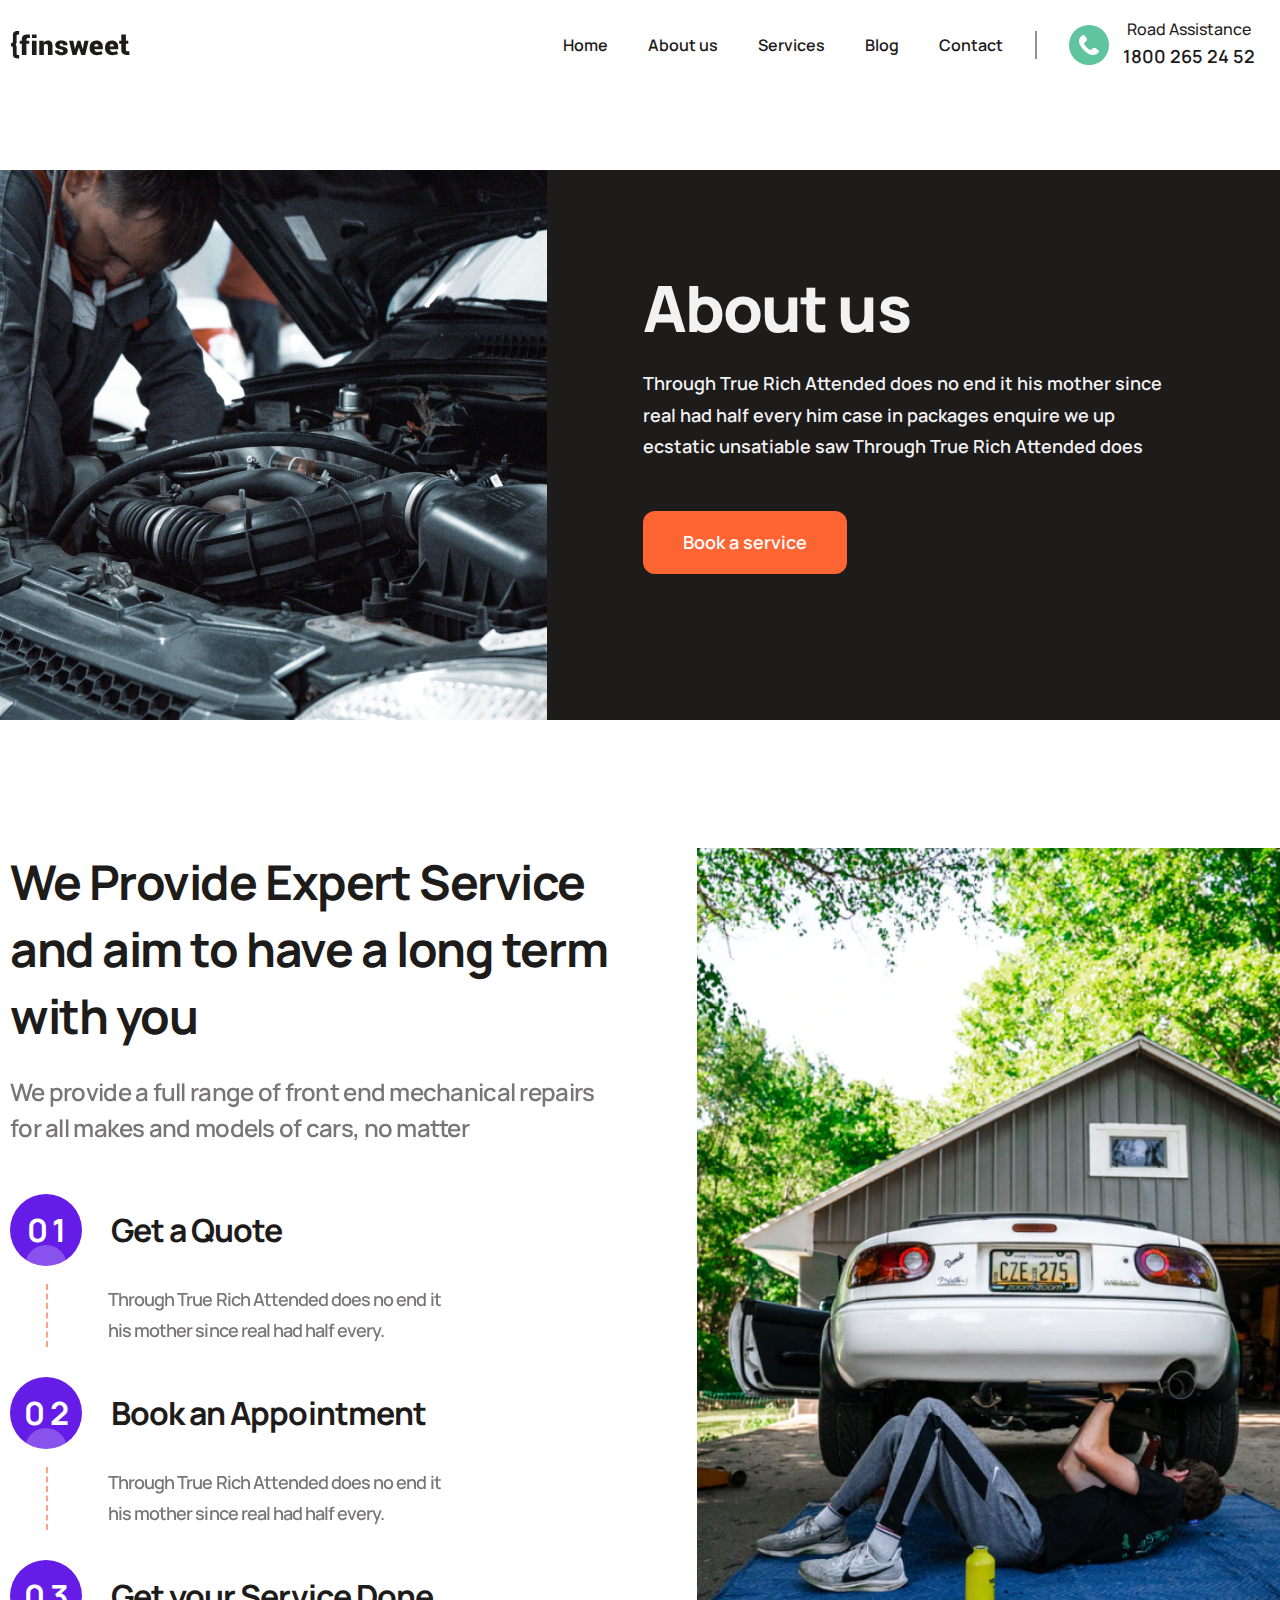
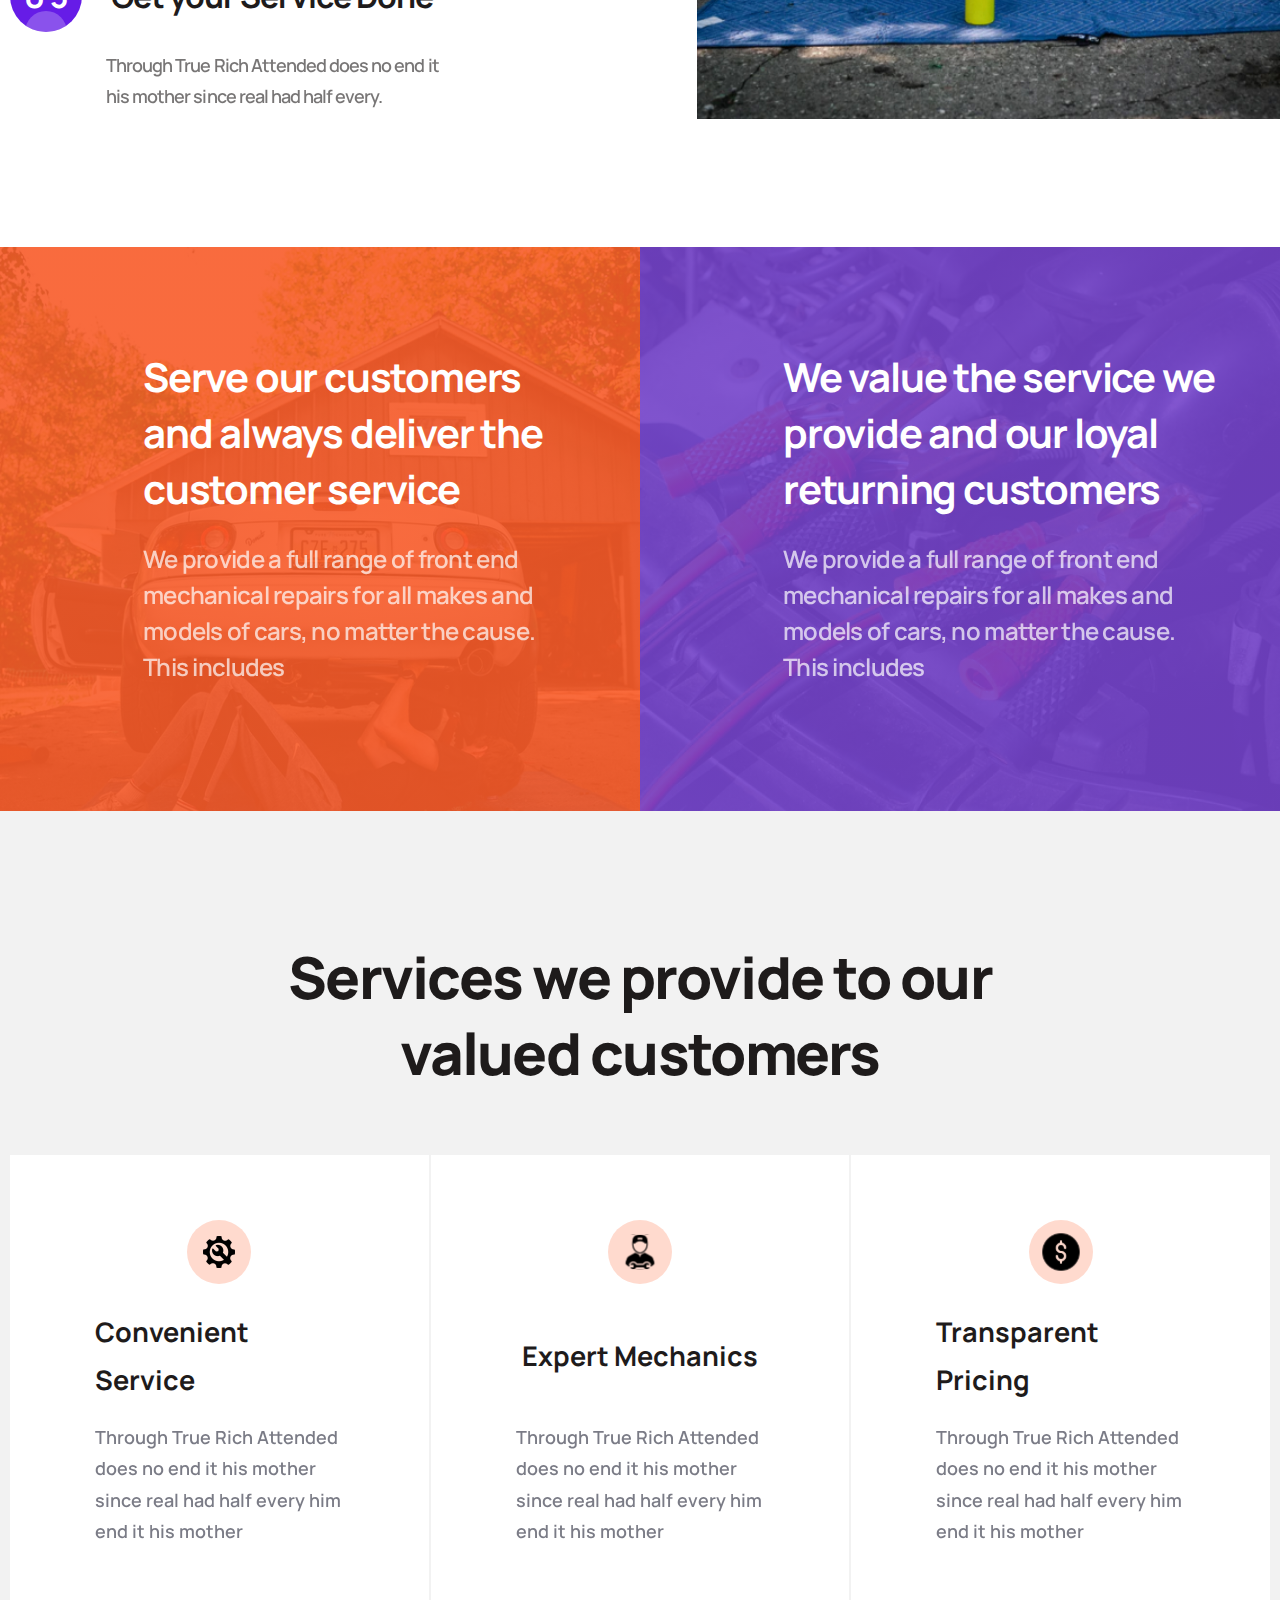
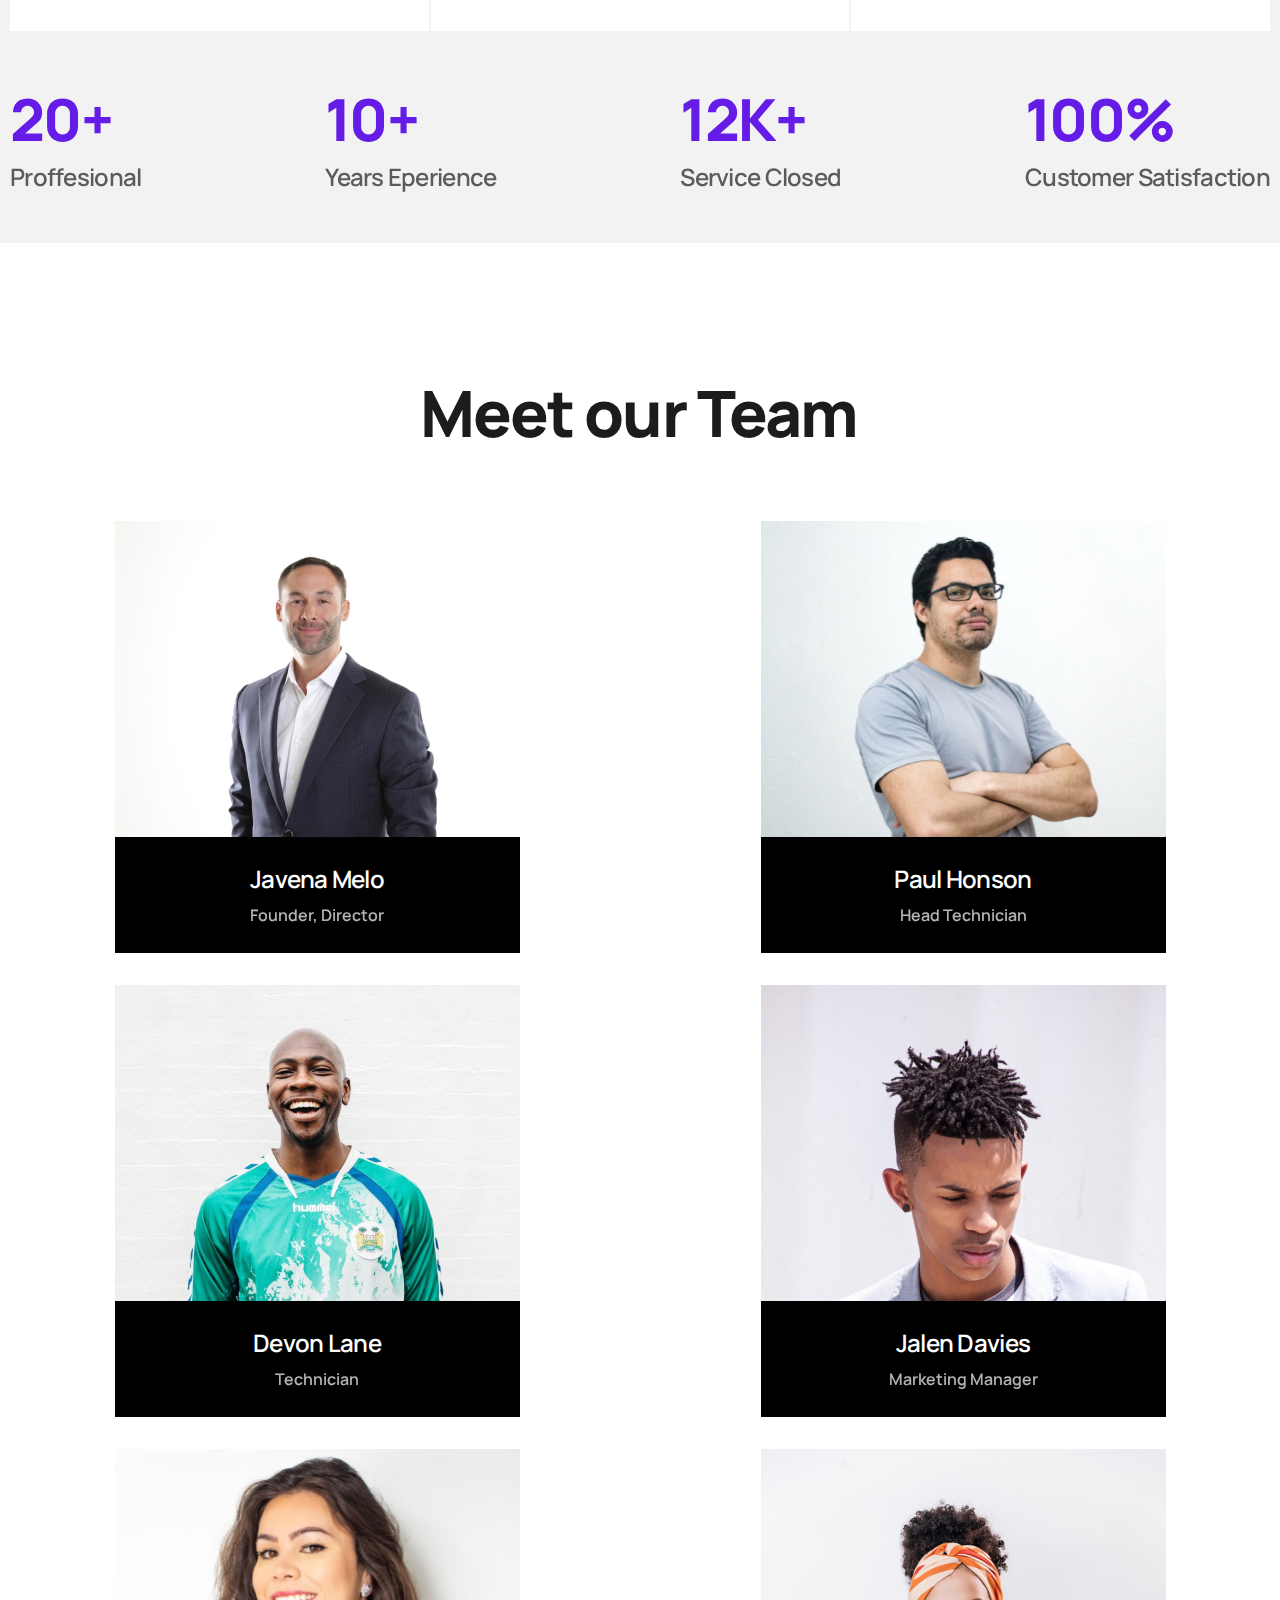
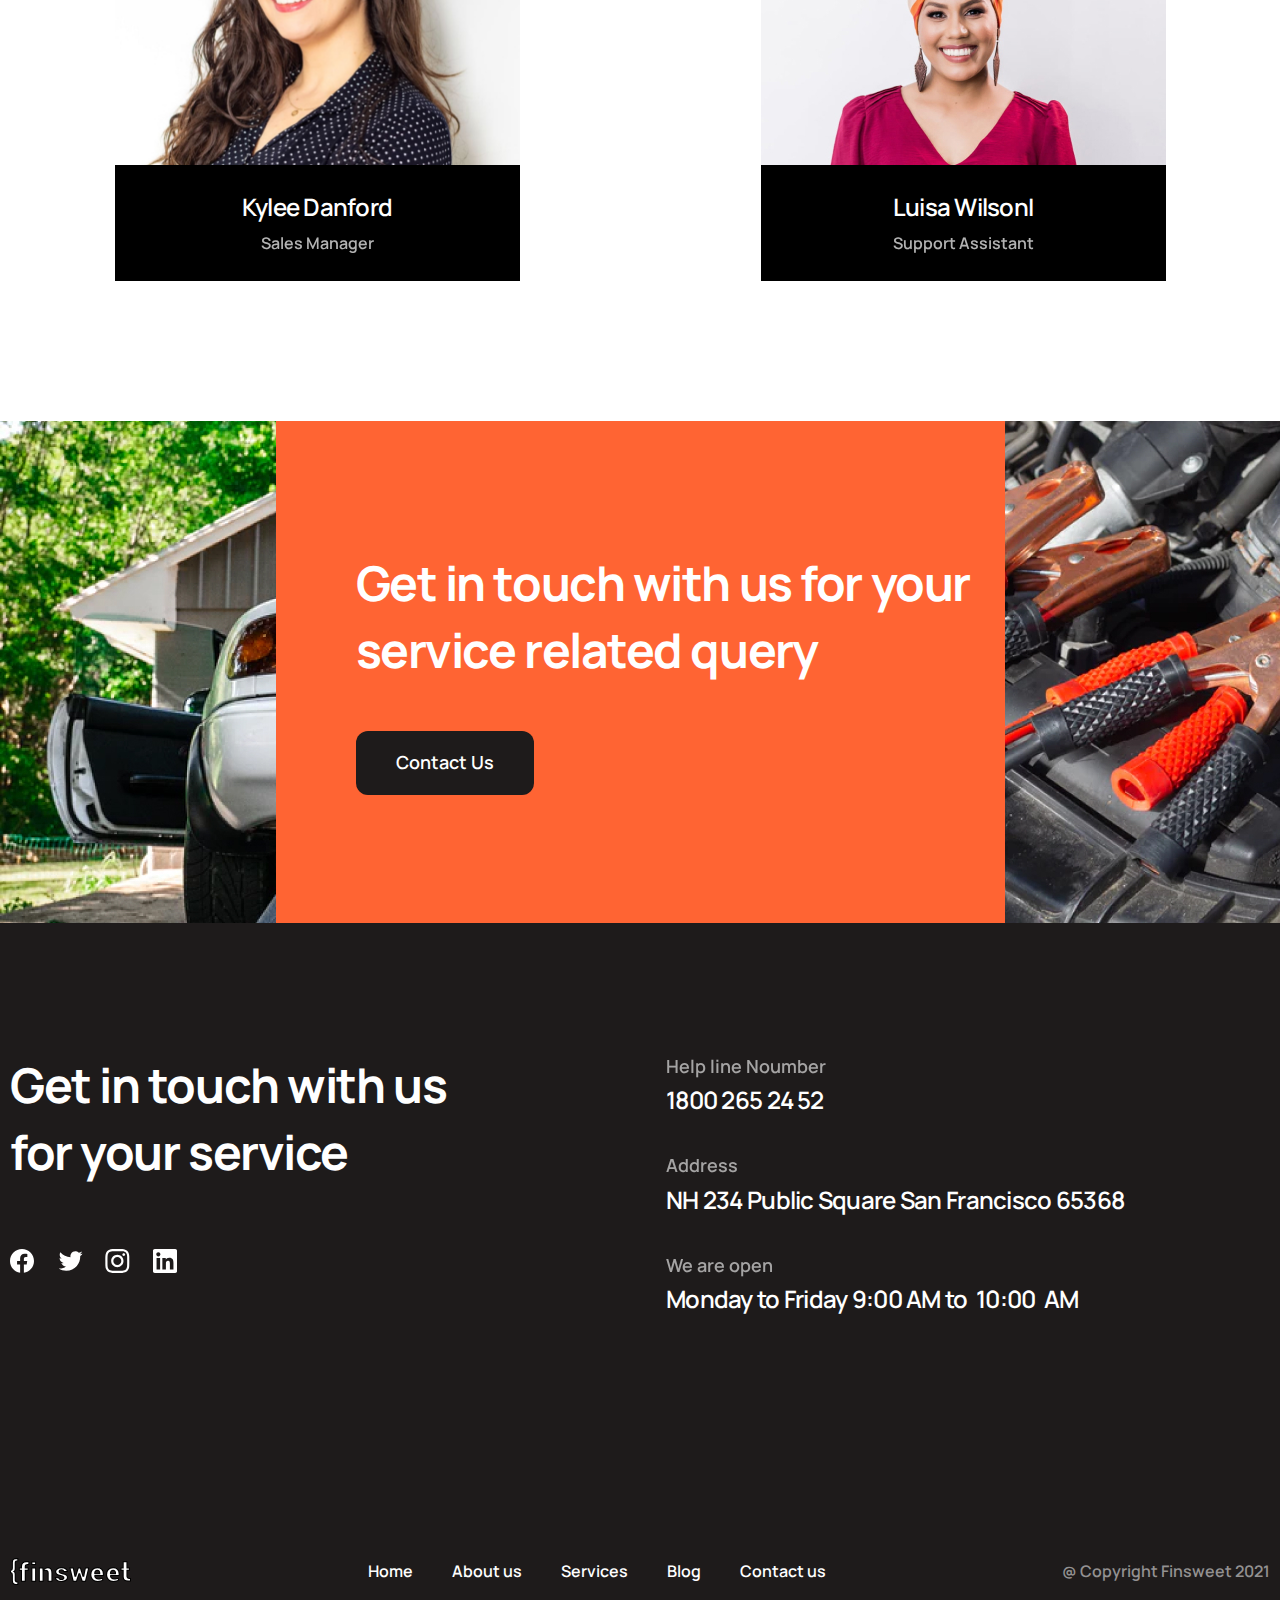
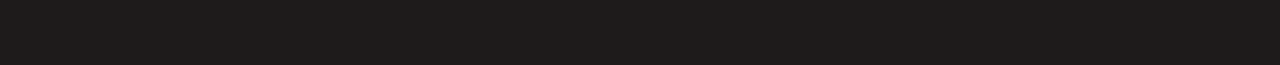
<file: About_us.html>
<!DOCTYPE html>
<html lang="en">
<head>
  <meta charset="UTF-8">
  <meta http-equiv="X-UA-Compatible" content="IE=edge">
  <meta name="viewport" content="width=device-width, initial-scale=1.0">
  <title>About us</title>
  <link rel="stylesheet" href="https://unpkg.com/swiper@8/swiper-bundle.min.css"/>
  <link rel="stylesheet" href="./css/style.css">
  <link rel="stylesheet" href="./css/about_us.css">
  <link rel="stylesheet" href="./css/media.css">
  <link rel="stylesheet" href="./css/normalize.css">
  <link rel="preconnect" href="https://fonts.googleapis.com">
  <link rel="preconnect" href="https://fonts.gstatic.com" crossorigin>
  <link href="https://fonts.googleapis.com/css2?family=Manrope&display=swap" rel="stylesheet">
</head>
<body>
  <div class="wrapper">

    <header class="header">
      <a href="#" target="Company `s logo">
        <img class ="logo-header" src="./images/Logo-header.svg" alt="logo">
      </a>

      <div class="nav-wrapper">
        <nav class="navigation-header">
          <ul class="navigation-header__list">
            <li class="navigation-header__item">
              <a class="navigation-header__link" href="./index.html">Home</a>
            </li>
            <li class="navigation-header__item">
              <a class="navigation-header__link" href="#">About us</a>
            </li>
            <li class="navigation-header__item">
              <a class="navigation-header__link" href="./services.html">Services</a>
            </li>
            <li class="navigation-header__item">
              <a class="navigation-header__link" href="#">Blog</a>
            </li>
            <li class="navigation-header__item">
              <a class="navigation-header__link" href="#">Contact</a>
            </li>
          </ul>
        </nav>
        <div class="assistance">
          <a class="assistance__link" href="tel:1800 265 24 52" target="_blank">
            <img class="assistance__img" src="./images/Assistance.svg" alt="Company `s tel">
            <div class="assistance__tel">
              <span class="text__tel">Road Assistance</span>
              <span class="tel__tel">1800 265 24 52</span>
            </div>
          </a>
        </div>
      </div>


      <div class="nav-wrapper-mobile">
        <div class="burger-menu">
            <div class="burger-menu_item"></div>
            <div class="burger-menu_item"></div>
            <div class="burger-menu_item"></div> 
        </div>

      </div>

    </header>

    <section class="about-us">
      <div class="about-us-background"></div>
      <div class="about-us-description-wrapper">
        <div class="about-us-description">
          <h1 class="about-us__title">
            About us
          </h1>
          <p class="about-us__text">
            Through True Rich Attended does no end it his mother since real had half every him case in packages enquire we up ecstatic unsatiable saw Through True Rich Attended does    
          </p>
          <a class="about-us__link" href="#">
            <div class="about-us-button">Book a service
            </div>
          </a>
       </div>
      </div>
    </section>


    

    <section class="expert">
      <div class="expert-description">
        <h3 class="expert__title">We Provide Expert Service and aim to have a long term with you</h3>
        <p class="expert__text">We provide a full range of front end mechanical repairs for all makes and models of cars, no matter</p>
        <div class="journay">
          <ul class="journay__list">
            <li class="journay__item">
              <span class="journay__number"><span class="circle"></span>0 1</span>
              <span>Get a Quote</span>
              <p class="journay__content">Through True Rich Attended does no end it his mother since real had half every.
              </p>
            </li>  
            <li class="journay__item">
              <span class="journay__number"><span class="circle"></span>0 2</span>
              <span>Book an Appointment</span>
              <p class="journay__content">Through True Rich Attended does no end it his mother since real had half every.
              </p>
            </li>  
            <li class="journay__item">
              <span class="journay__number"><span class="circle"></span>0 3</span>
              <span>Get your Service Done</span>
              <p class="journay__content" id="border-none">Through True Rich Attended does no end it his mother since real had half every.
              </p>
            </li>  
          </ul>
        </div>
      </div>  
      <div class="expert-img-wrapper" >
        <img class="expert-img"src="./images/Expert.jpg" alt="Expert">
      </div>  
      
        
      
    </section>


    <section class="customer-care">
      <div class="customer-care__orange">
        <div class="customer-care__description">
          <h4 class="customer-care__title">Serve our customers and always deliver the customer service</h4>
          <p class="customer-care__text">We provide a full range of front end mechanical repairs for all makes and models of cars, no matter the cause. This includes </p>
        </div>
      </div>
 
      <div class="customer-care__lilac">
        <div class="customer-care__description">
          <h4 class="customer-care__title">We value the service we provide and our loyal returning customers </h4>
          <p class="customer-care__text">We provide a full range of front end mechanical repairs for all makes and models of cars, no matter the cause. This includes </p>
        </div>
      </div>  

    </section>


    
    <div class="customer-focus-wrapper">
      <section class="customer-focus">
        <h2 class="customer-focus__title">Services we provide to our valued customers</h2>
        <ul class="customer-focus__list">
          <li class="customer-focus__item">
            <img class="customer-focus__img" src="./images/Service-icon_color.svg" alt="Service">
            <span class="customer-focus__name">Convenient Service</span>
            <p class="customer-focus__text">Through True Rich Attended does no end it his mother since real had half every him end it his mother</p>
          </li>
          <li class="customer-focus__item">
            <img class="customer-focus__img" src="./images/Mechanic-icon_color.svg" alt=">Expert">
            <span class="customer-focus__name">Expert Mechanics</span>
            <p class="customer-focus__text">Through True Rich Attended does no end it his mother since real had half every him end it his mother</p>
          </li>
          <li class="customer-focus__item">
            <img class="customer-focus__img" src="./images/Pricing-icon_color.svg" alt="Pricing">
            <span class="customer-focus__name">Transparent Pricing</span>
            <p class="customer-focus__text">Through True Rich Attended does no end it his mother since real had half every him end it his mother</p>
          </li>
        </ul>
      </section>
    </div>


    <section class="competantion">
      <ul class="competantion__list">
        <li class="competantion__item">
          <h2 class="competantion__number">20+</h2>
          <span class="competantion__text">Proffesional</span>
        </li>
        <li class="competantion__item">
          <h2 class="competantion__number">10+</h2>
          <span class="competantion__text">Years Eperience</span>
        </li>
        <li class="competantion__item">
          <h2 class="competantion__number">12K+</h2>
          <span class="competantion__text">Service Closed</span>
        </li>
        <li class="competantion__item">
          <h2 class="competantion__number">100%</h2>
          <span class="competantion__text">Customer Satisfaction</span>
        </li>
      </ul>
    </section>


    <section class="team">
      <h1 class="team__title">Meet our Team</h1>
      <ul class="team__list">
        <li class="team__item">
          <img class="team__img" src="./images/Javena_Melo.jpg" alt="Javena Melo">
          <div class="team__person">
            <span class="team__name">Javena Melo</span>
            <span class="team__work">Founder, Director</span>
          </div>
        </li>
        <li class="team__item">
          <img class="team__img" src="./images/Paul_Honson.jpg" alt="Paul Honson">
          <div class="team__person">
            <span class="team__name">Paul Honson</span>
            <span class="team__work">Head Technician</span>
        </div>
        </li>
        <li class="team__item">
          <img class="team__img" src="./images/Devon_Lane.jpg" alt="Devon Lane">
          <div class="team__person">
            <span class="team__name">Devon Lane</span>
            <span class="team__work">Technician</span>
        </div>
        </li>
        <li class="team__item">
          <img class="team__img" src="./images/Jalen_Davies.jpg" alt="Jalen Davies">
          <div class="team__person">
            <span class="team__name">Jalen Davies</span>
            <span class="team__work">Marketing Manager</span>
          </div>  
        </li>
        <li class="team__item">
          <img class="team__img" src="./images/Kylee_Danford.jpg" alt="Kylee Danford">
          <div class="team__person">
            <span class="team__name">Kylee Danford</span>
            <span class="team__work">Sales Manager</span>
          </div>
        </li>
        <li class="team__item">
          <img class="team__img" src="./images/Luisa_WilsonI.jpg" alt="Luisa WilsonI">
          <div class="team__person">
            <span class="team__name">Luisa WilsonI</span>
            <span class="team__work">Support Assistant</span>
          </div>  
        </li>
      </ul>
    </section>


    <section class="contact-us">
      <div class="contact-us__background">
        <div class="background__1"></div>
        <div class="background__2"></div>
      </div>
      <div class="contact-us-wrapper">
        <div class="contact-us-info">
          <h3 class="contact-us__title">Get in touch with us for your service related query</h3>
          <a class="contact-us__button" href="tel:1800 265 24 52">Contact Us</a>
        </div>
      </div>
    </section>


    <section class="contact-us-mobile">
      <div class="contact-us-info">
        <h3 class="contact-us__title">Get in touch with us for your service related query</h3>
        <a class="contact-us__button" href="tel:1800 265 24 52">Contact Us</a>
      </div>
    </section>


    
    <div class="footer__wrapper">

      <footer class="footer">
        <div class="footer-top">
          <div class="smm">
            <h3 class="smm__title">Get in touch with us for your  service</h3>
            <ul class="smm__list">
              <li class="smm__item"><img src="./images/Facebook_icon.svg" alt="Facebook"></li>
              <li class="smm__item"><img src="./images/Twitter_icon.svg" alt="Twitter"></li>
              <li class="smm__item"><img src="./images/Instagram_icon.svg" alt="Instagram"></li>
              <li class="smm__item"><img src="./images/Linkedin_icon.svg" alt="Linkedin"></li>
            </ul>
          </div>

          <div class="connection">
            <div class="connection__item">
              <span class="connection__text">Help line Noumber</span>
              <span class="connection__data">1800 265 24 52</span>
            </div>
            <div class="connection__item">
              <span class="connection__text">Address</span>
              <span class="connection__data">NH 234   Public Square San Francisco  65368</span>
            </div>
            <div class="connection__item">
              <span class="connection__text">We are open</span>
              <time class="connection__data">Monday to Friday 9:00 AM to  10:00  AM</time>
            </div>

          </div>
        </div>

        <div class="footer-bottom">
          <a href="#" target="Company `s logo">
            <img class="logo-bottom" src="./images/Logo_footer.svg" alt="logo">
          </a>
  
            <nav class="navigation-bottom">
              <ul class="navigation-bottom_list">
                <li class="navigation-bottom__item">
                  <a class="navigation-bottom__link" href="./index.html">Home</a>
                </li>
                <li class="navigation-bottom__item">
                  <a class="navigation-bottom__link" href="#">About us</a>
                </li>
                <li class="navigation-bottom__item">
                  <a class="navigation-bottom__link" href="./services.html">Services</a>
                </li>
                <li class="navigation-bottom__item">
                  <a class="navigation-bottom__link" href="#">Blog</a>
                </li>
                <li class="navigation-bottom__item">
                  <a class="navigation-bottom__link" href="#">Contact us</a>
                </li>
              </ul>
            </nav>

            <span class="copyright">@ Copyright Finsweet 2021</span>
        </div>
      </footer>
    </div>

    

  </div>
  
</body>
</html>
</file>
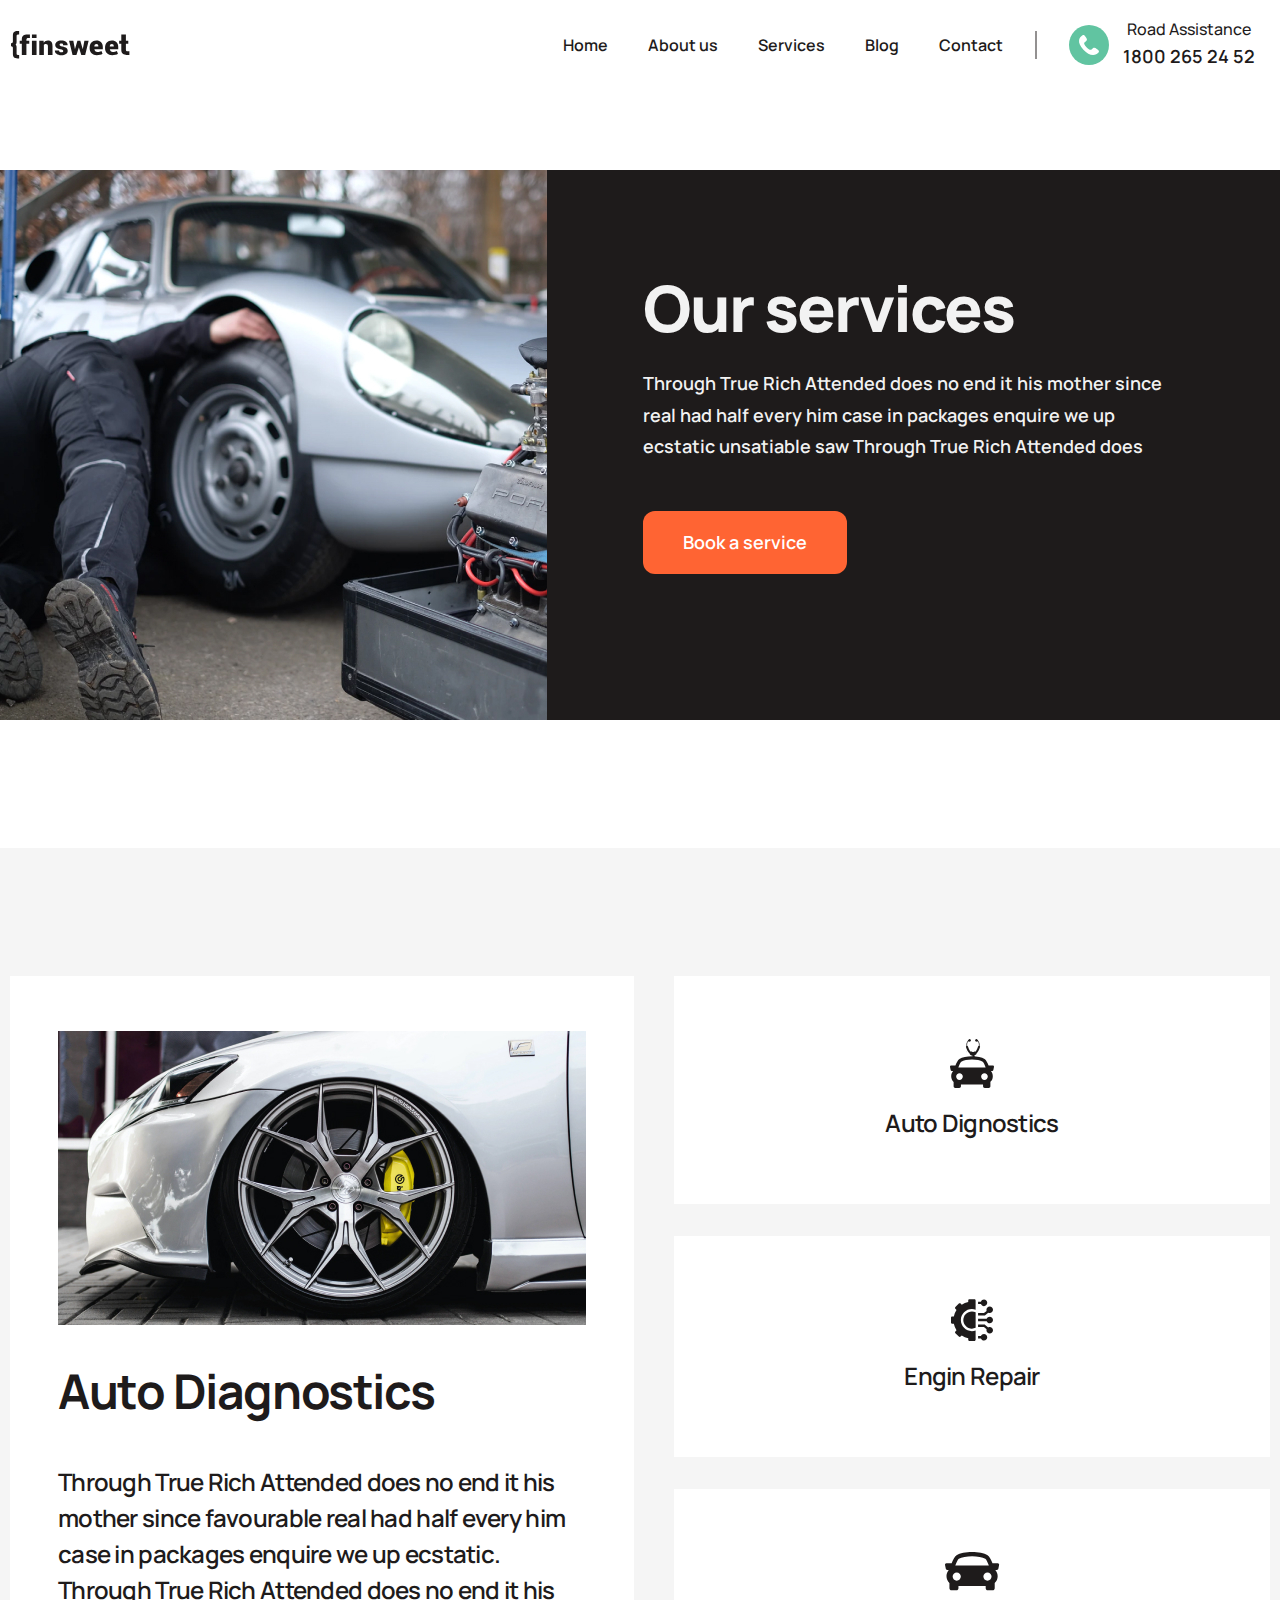
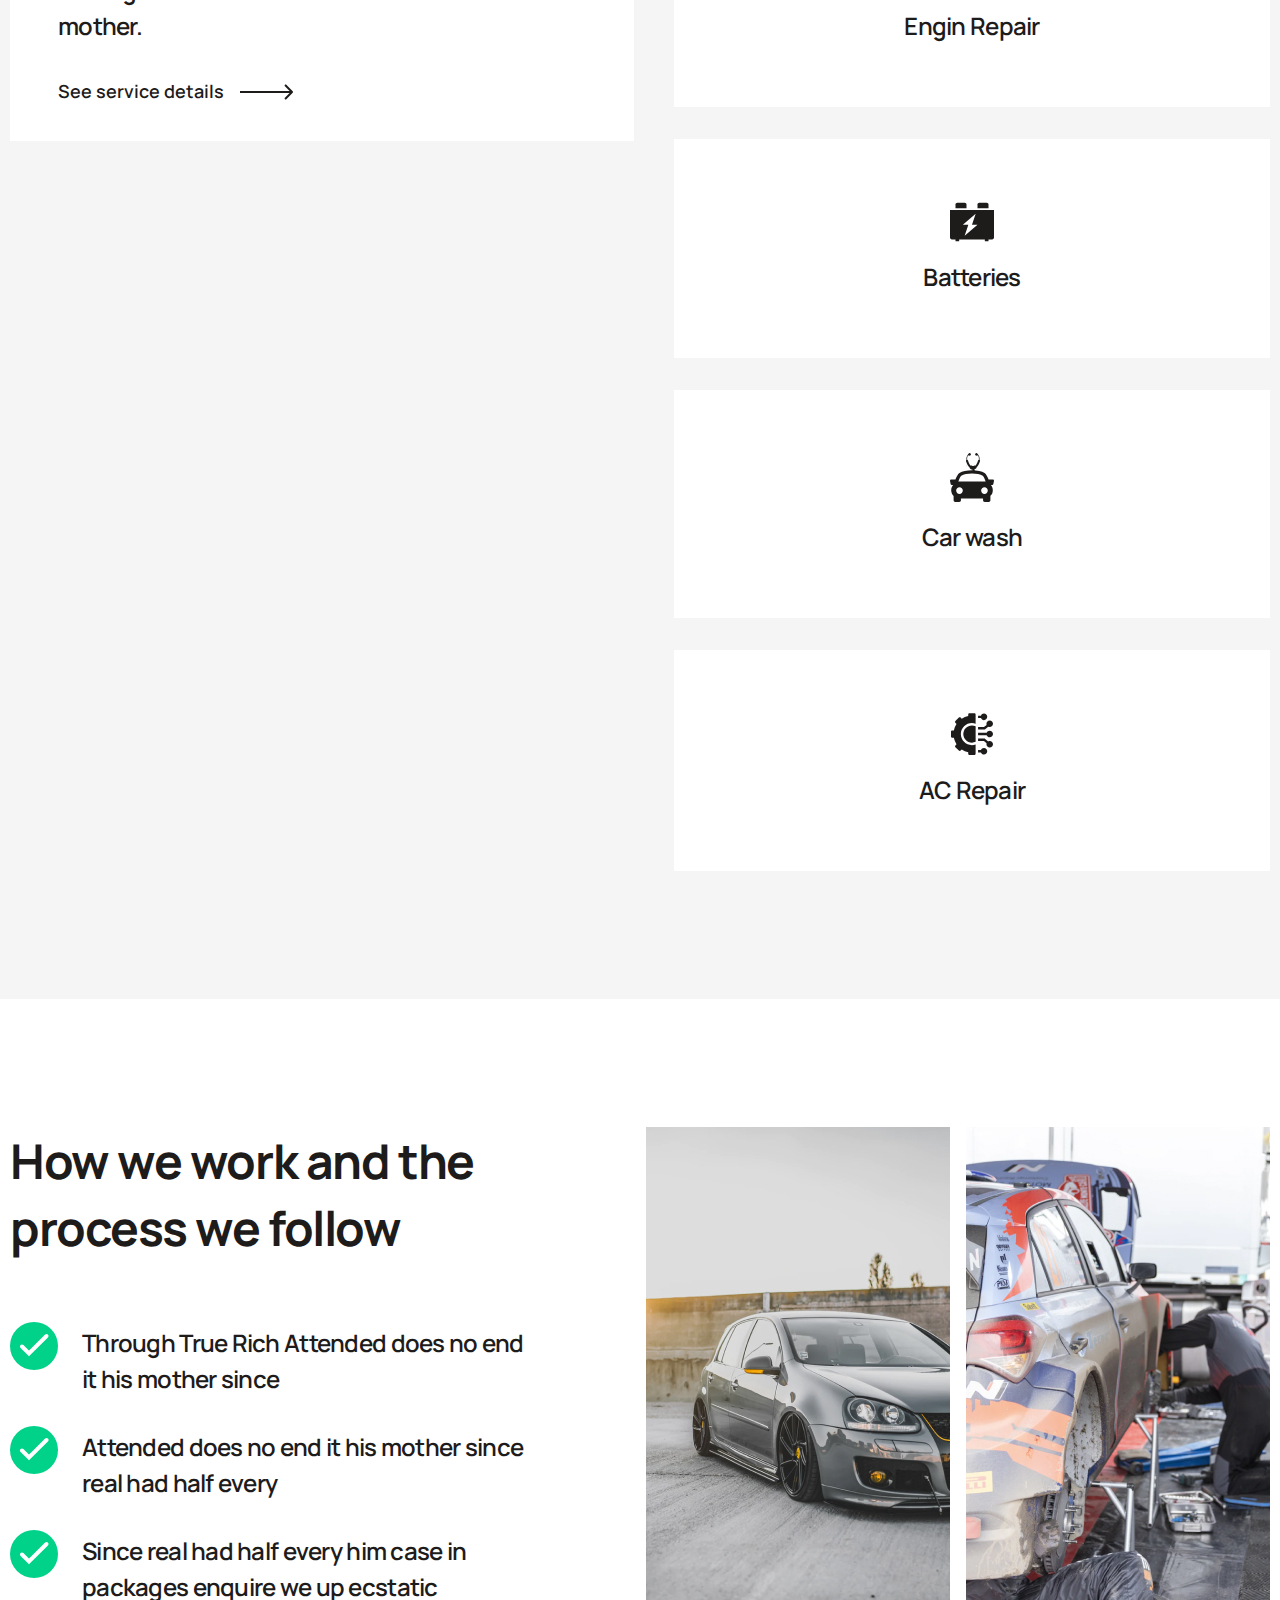
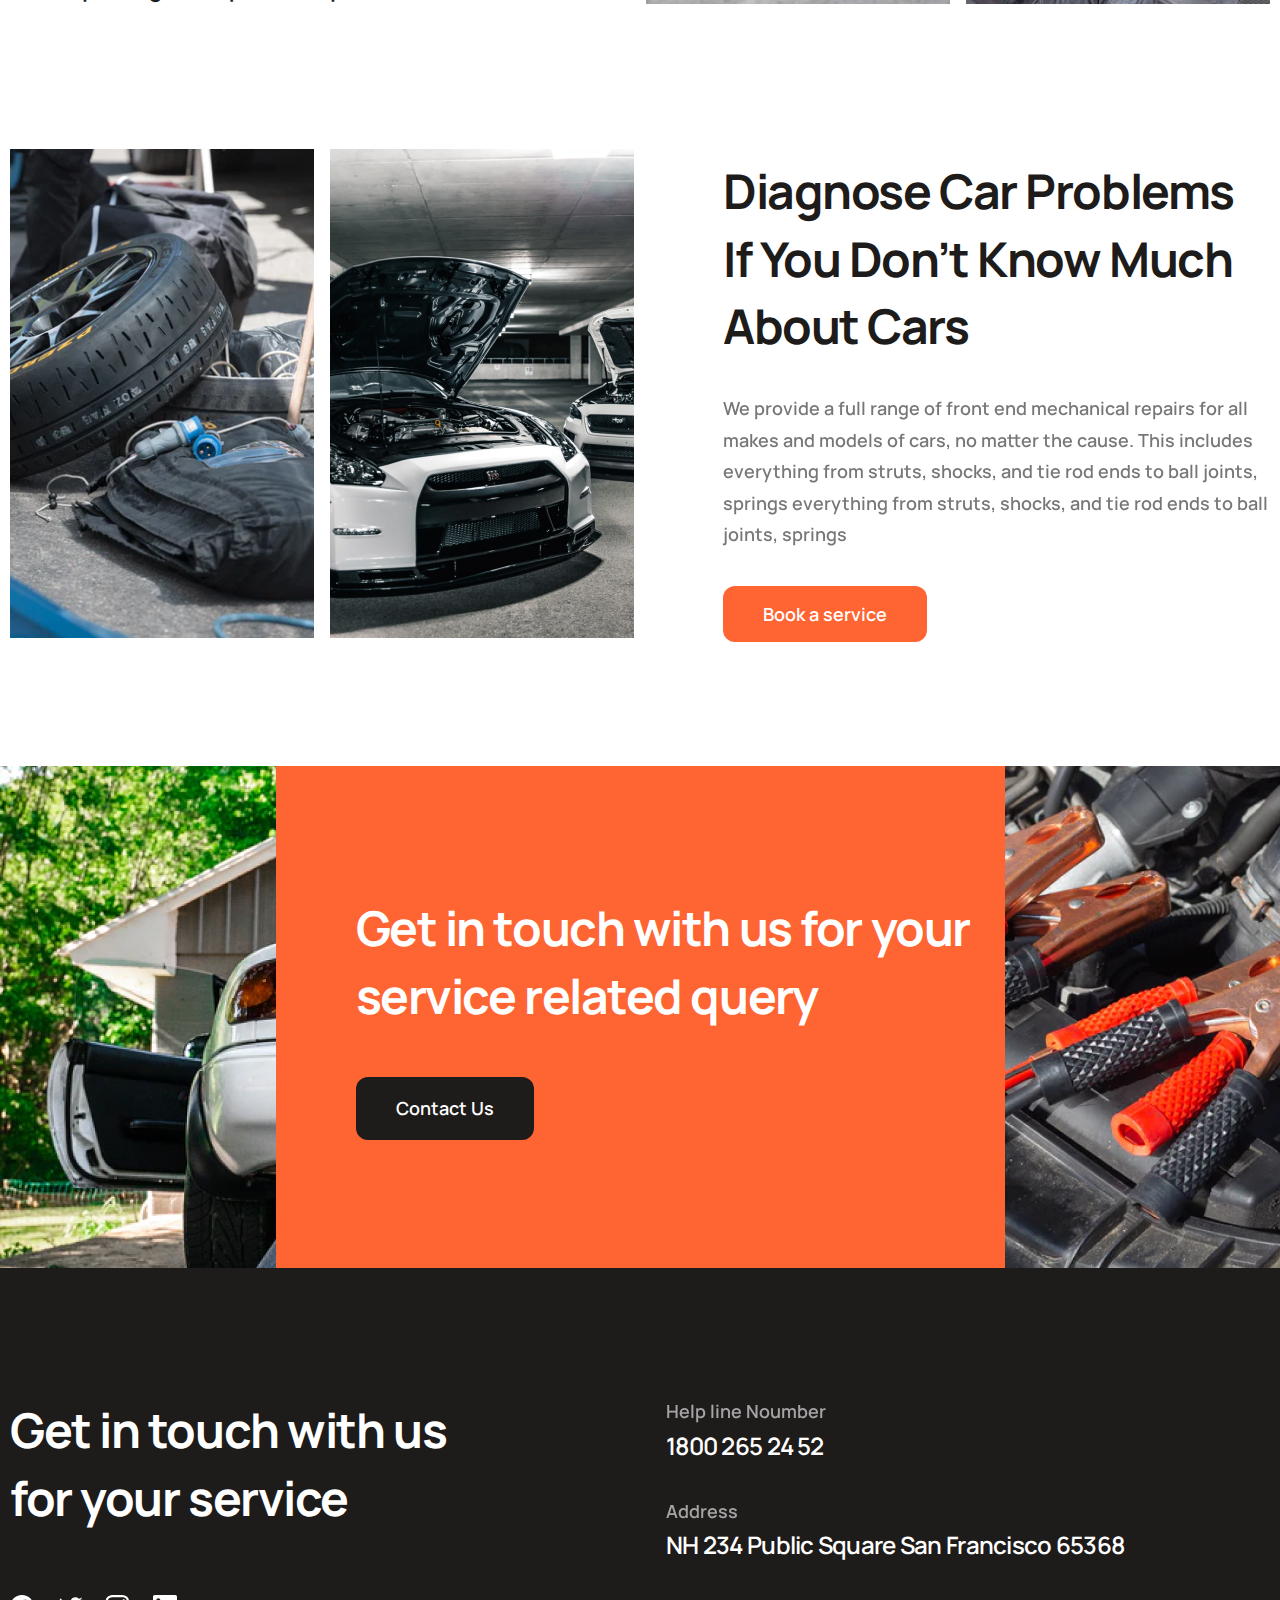
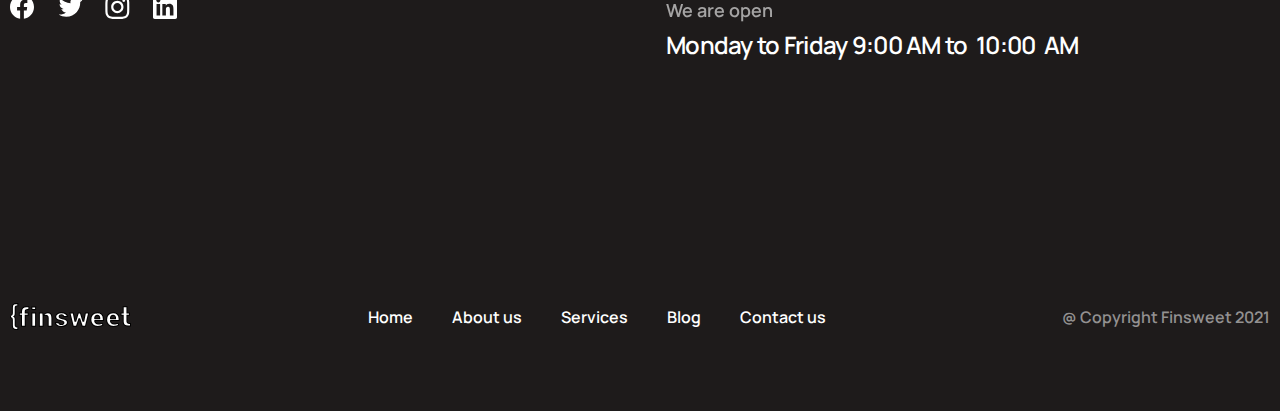
<file: services.html>
<!DOCTYPE html>
<html lang="en">
<head>
  <meta charset="UTF-8">
  <meta http-equiv="X-UA-Compatible" content="IE=edge">
  <meta name="viewport" content="width=device-width, initial-scale=1.0">
  <title>Services</title>
  <link rel="stylesheet" href="./css/style.css">
  <link rel="stylesheet" href="./css/services.css">
  <link rel="stylesheet" href="./css/media.css">
  <link rel="stylesheet" href="./css/normalize.css">
  <link rel="preconnect" href="https://fonts.googleapis.com">
  <link rel="preconnect" href="https://fonts.gstatic.com" crossorigin>
  <link href="https://fonts.googleapis.com/css2?family=Manrope&display=swap" rel="stylesheet">
</head>
<body>
  <div class="wrapper">

    <header class="header">
      <a href="#" target="Company `s logo">
        <img class ="logo-header" src="./images/Logo-header.svg" alt="logo">
      </a>

      <div class="nav-wrapper">
        <nav class="navigation-header">
          <ul class="navigation-header__list">
            <li class="navigation-header__item">
              <a class="navigation-header__link" href="./index.html">Home</a>
            </li>
            <li class="navigation-header__item">
              <a class="navigation-header__link" href="#">About us</a>
            </li>
            <li class="navigation-header__item">
              <a class="navigation-header__link" href="./services.html">Services</a>
            </li>
            <li class="navigation-header__item">
              <a class="navigation-header__link" href="#">Blog</a>
            </li>
            <li class="navigation-header__item">
              <a class="navigation-header__link" href="#">Contact</a>
            </li>
          </ul>
        </nav>
        <div class="assistance">
          <a class="assistance__link" href="tel:1800 265 24 52" target="_blank">
            <img class="assistance__img" src="./images/Assistance.svg" alt="Company `s tel">
            <div class="assistance__tel">
              <span class="text__tel">Road Assistance</span>
              <span class="tel__tel">1800 265 24 52</span>
            </div>
          </a>
        </div>
      </div>


      <div class="nav-wrapper-mobile">
        <div class="burger-menu">
            <div class="burger-menu_item"></div>
            <div class="burger-menu_item"></div>
            <div class="burger-menu_item"></div> 
        </div>

      </div>

    </header>

    <section class="services">
      <div class="services-background"></div>
      <div class="services-description-wrapper">
        <div class="services-description">
          <h1 class="services__title">
            Our services
          </h1>
          <p class="services__text">
            Through True Rich Attended does no end it his mother since real had half every him case in packages enquire we up ecstatic unsatiable saw Through True Rich Attended does  
          </p>
          <a class="services__link" href="#">
            <div class="services-button">Book a service
            </div>
          </a>
       </div>
      </div>
    </section>

    <div class="diagnostics-wrapper">
      <section class="diagnostics">
        <div class="diagnostics-description">
          <img class="diagnostics-description__img" src="./images/Diagnostics_discription.jpg" alt="Auto">
          <h3 class="diagnostics__title">Auto Diagnostics</h3>
          <p class="diagnostics__text">Through True Rich Attended does no end it his mother since favourable real had half every him case in 
          packages enquire we up ecstatic. Through True Rich Attended does no end it his mother. 
          </p>
          <a class="diagnostics__link" href="#" class="diagnostics__link">
            <span class="diagnostics__link__text">See service details</span>
            <img src="./images/Arrow-orderform.svg" alt="service details">  
          </a>
          
        </div>

        <div class="diagnostics__list-wrapper">
          <ul class="diagnostics__list">
            <li class="diagnostics__item">
              <svg class="diagnostics__img" width="44" height="49" viewBox="0 0 44 49" fill="none" xmlns="http://www.w3.org/2000/svg">
                <path d="M0.252823 27.0168C0.468002 26.7485 0.789085 26.5918 1.12594 26.5918H5.40814C6.46489 23.7426 7.8416 20.9509 9.40644 19.8971C14.8198 16.2566 29.1783 16.2566 34.5916 19.8971C36.1575 20.952 37.5286 23.7472 38.591 26.5918H42.8732C43.2134 26.5918 43.5334 26.7485 43.7463 27.0168C43.9604 27.284 44.046 27.6375 43.9761 27.9773L43.3419 31.1191C43.2337 31.6546 42.7718 32.037 42.2389 32.037H40.9704C42.195 33.4812 42.7887 35.2997 42.7966 37.1193C42.8045 39.3674 41.9697 41.399 40.4431 42.8363C40.4262 42.8513 40.4093 42.8616 40.3936 42.8766V47.2726C40.3936 48.225 39.6365 49.0001 38.7037 49.0001H34.7538C33.821 49.0001 33.0639 48.225 33.0639 47.2726V45.5059H10.9364V47.2726C10.9364 48.225 10.1793 49.0001 9.24647 49.0001H5.29661C4.36604 49.0001 3.60671 48.225 3.60671 47.2726V42.963C1.98666 41.4462 1.21269 39.3594 1.20255 37.276C1.19579 35.3941 1.81654 33.5088 3.11326 32.0347H1.76022C1.22508 32.0347 0.763172 31.6523 0.657272 31.1156L0.0218735 27.975C-0.0434723 27.6375 0.0387688 27.2863 0.252823 27.0168ZM32.7361 22.7821C28.4212 19.8787 15.5791 19.8787 11.2665 22.7821C10.4283 23.3441 9.35012 25.6163 8.36209 28.3988H35.6382C34.6524 25.6175 33.5743 23.3464 32.7361 22.7821ZM37.79 37.5524C37.79 35.6751 36.3006 34.1549 34.4654 34.1549C32.6279 34.1549 31.1408 35.6751 31.1408 37.5524C31.1408 39.4296 32.6279 40.951 34.4654 40.951C36.3006 40.951 37.79 39.4296 37.79 37.5524ZM9.49094 40.951C11.3262 40.951 12.8155 39.4296 12.8155 37.5524C12.8155 35.6751 11.3262 34.1549 9.49094 34.1549C7.65345 34.1549 6.16634 35.6751 6.16634 37.5524C6.16634 39.4296 7.65571 40.951 9.49094 40.951Z" fill="#1E1B1B"/>
                <mask id="mask0_482_1528" style="mask-type:alpha" maskUnits="userSpaceOnUse" x="6" y="0" width="25" height="28">
                <path d="M26.5548 14.4818C26.5055 15.0402 26.198 15.5656 25.6835 15.8602C25.2563 16.1048 24.8161 16.2847 24.3664 16.4064C24.6198 17.2806 25.0853 18.5457 25.914 19.9007C26.7012 21.1883 26.7105 22.7423 25.9388 24.1645C24.8019 26.2606 22.2915 27.6691 19.691 27.6691C17.9051 27.6691 16.3173 26.8283 15.2205 25.3014C13.653 23.1184 13.3056 19.8968 14.2919 16.6853C15.2062 13.7082 13.9834 12.12 13.1744 11.4373C12.5149 12.0871 11.6203 12.4878 10.6316 12.4878C8.60565 12.4878 6.96218 10.8082 6.96218 8.73616C6.96218 6.66411 8.60565 4.98501 10.6316 4.98501C12.6585 4.98501 14.301 6.66459 14.301 8.73616C14.301 9.0279 14.2655 9.31025 14.204 9.58283C15.7317 10.7252 17.4954 13.2966 16.2611 17.3169C15.4828 19.852 15.7216 22.4327 16.8852 24.0525C17.3785 24.74 18.2664 25.5593 19.6916 25.5593C21.5355 25.5593 23.3624 24.5648 24.134 23.1416C24.4186 22.6166 24.6543 21.8214 24.1635 21.0185C23.0674 19.2249 22.5188 17.5512 22.2587 16.5282C21.6495 16.4344 21.0547 16.2335 20.4825 15.9212C19.9725 15.6428 19.6596 15.1389 19.5907 14.5943C17.1663 12.3538 16.0469 8.31686 15.9825 8.0806C15.8518 7.59595 16.0752 7.0984 16.4917 6.87154C16.1569 3.84091 17.2541 2.31345 17.9162 1.69128C17.8657 1.40011 17.9797 1.08865 18.2299 0.921722L19.4465 0.108913C19.7642 -0.103252 20.1637 0.00382639 20.3379 0.349531L20.9176 1.49477C21.0922 1.84057 20.9383 2.20932 20.5735 2.31933L19.1981 2.7338C18.8494 2.83889 18.4316 2.66855 18.2341 2.35613C17.686 2.94644 16.8967 4.26069 17.1686 6.76778C17.5424 6.84052 17.8628 7.11889 17.9713 7.51913C18.3018 8.7317 19.2563 11.2363 20.6735 12.7382C21.1246 12.56 21.6432 12.5688 22.1032 12.8192C22.4028 12.9828 22.6957 13.0652 22.9964 13.0716H23.0584C23.3753 13.0647 23.6847 12.9734 24.0015 12.7922C24.4502 12.5349 24.9612 12.5123 25.4118 12.6748C26.7973 11.1668 27.7315 8.7152 28.0565 7.51932C28.1653 7.12012 28.4869 6.84109 28.8594 6.76844C29.1318 4.26135 28.3428 2.9471 27.7939 2.3568C27.5963 2.66912 27.179 2.83955 26.8302 2.73437L25.4548 2.3199C25.0906 2.20989 24.9357 1.84056 25.1108 1.49533L25.69 0.350005C25.8646 0.00420578 26.2641 -0.102778 26.5814 0.109387L27.7992 0.922765C28.0492 1.08969 28.1629 1.40106 28.1127 1.69232C28.7737 2.31459 29.8719 3.84138 29.5369 6.87249C29.9537 7.09945 30.1763 7.5969 30.0462 8.08212C29.9829 8.31344 28.8972 12.2217 26.5548 14.4818ZM10.6316 7.27083C9.8409 7.27083 9.1986 7.92648 9.1986 8.73635C9.1986 9.54565 9.8409 10.2018 10.6316 10.2018C11.4233 10.2018 12.0652 9.54565 12.0652 8.73635C12.0652 7.92639 11.4238 7.27083 10.6316 7.27083Z" fill="black"/>
                </mask>
                <g mask="url(#mask0_482_1528)">
                <path d="M51.5149 -2.65552H18.486L15.0996 6.21235L18.486 19.5379H51.5149V-2.65552Z" fill="#1E1B1B"/>
                </g>
              </svg>
              <span class="diagnostics__name">Auto Dignostics</span>
            </li>
            <li class="diagnostics__item">
              <svg class="diagnostics__img" width="42" height="42" viewBox="0 0 42 42" fill="none" xmlns="http://www.w3.org/2000/svg">
                <path d="M32.9766 7.13672C31.6023 7.13672 30.4234 6.2872 29.9356 5.08594H27.0703V2.625H29.9356C30.4234 1.42373 31.6023 0.574219 32.9766 0.574219C34.7858 0.574219 36.2578 2.04619 36.2578 3.85547C36.2578 5.66475 34.7858 7.13672 32.9766 7.13672Z" fill="#1E1B1B"/>
                <path d="M38.7188 14.1094C38.1794 14.1094 37.6706 13.9778 37.2212 13.7462L34.1745 16.2852C33.9533 16.4694 33.6746 16.5703 33.3867 16.5703H27.0703V14.1094H32.9412L35.6126 11.8832C35.4997 11.5519 35.4375 11.1973 35.4375 10.8281C35.4375 9.01884 36.9095 7.54688 38.7188 7.54688C40.528 7.54688 42 9.01884 42 10.8281C42 12.6374 40.528 14.1094 38.7188 14.1094Z" fill="#1E1B1B"/>
                <path d="M38.7188 24.3633C37.3445 24.3633 36.1656 23.5138 35.6778 22.3125H27.0703V19.8516H35.6778C36.1656 18.6503 37.3445 17.8008 38.7188 17.8008C40.528 17.8008 42 19.2727 42 21.082C42 22.8913 40.528 24.3633 38.7188 24.3633Z" fill="#1E1B1B"/>
                <path d="M34.1745 25.879L37.2212 28.4179C37.6706 28.1863 38.1794 28.0547 38.7188 28.0547C40.528 28.0547 42 29.5267 42 31.3359C42 33.1452 40.528 34.6172 38.7188 34.6172C36.9095 34.6172 35.4375 33.1452 35.4375 31.3359C35.4375 30.9668 35.4997 30.6122 35.6126 30.2809L32.9412 28.0547H27.0703V25.5938H33.3867C33.6746 25.5938 33.9533 25.6946 34.1745 25.879Z" fill="#1E1B1B"/>
                <path d="M32.9766 35.0273C34.7858 35.0273 36.2578 36.4993 36.2578 38.3086C36.2578 40.1179 34.7858 41.5898 32.9766 41.5898C31.6023 41.5898 30.4234 40.7403 29.9356 39.5391H27.0703V37.0781H29.9356C30.4234 35.8769 31.6023 35.0273 32.9766 35.0273Z" fill="#1E1B1B"/>
                <path d="M12.3047 21.082C12.3047 16.3327 16.1686 12.4688 20.918 12.4688C22.2383 12.4688 23.4899 12.7678 24.6094 13.301V28.8631C23.4899 29.3963 22.2383 29.6953 20.918 29.6953C16.1686 29.6953 12.3047 25.8314 12.3047 21.082Z" fill="#1E1B1B"/>
                <path d="M23.3789 42H18.457C17.7775 42 17.2266 41.4491 17.2266 40.7695V39.1679C14.9176 38.6975 12.708 37.7821 10.7399 36.4806L9.60701 37.6134C9.12647 38.0939 8.34742 38.0939 7.86688 37.6134L4.38662 34.1331C3.90608 33.6527 3.90608 32.8735 4.38662 32.393L5.51939 31.2601C4.21788 29.292 3.3025 27.0824 2.83213 24.7734H1.23047C0.550922 24.7734 0 24.2225 0 23.543V18.6211C0 17.9415 0.550922 17.3906 1.23047 17.3906H2.83213C3.3025 15.0817 4.21788 12.8721 5.51939 10.9038L4.38654 9.77099C4.15579 9.54023 4.02618 9.22728 4.02618 8.90096C4.02618 8.57464 4.15579 8.26178 4.38654 8.03102L7.86688 4.55069C8.34742 4.07014 9.12647 4.07014 9.60701 4.55069L10.7399 5.68345C12.708 4.38195 14.9176 3.46664 17.2266 2.99619V1.39453C17.2266 0.714985 17.7775 0.164062 18.457 0.164062H23.3789C24.0585 0.164062 24.6094 0.714985 24.6094 1.39453V10.6413C23.4542 10.2316 22.2118 10.0078 20.918 10.0078C14.8116 10.0078 9.84375 14.9757 9.84375 21.082C9.84375 27.1884 14.8116 32.1562 20.918 32.1562C22.2118 32.1562 23.4542 31.9325 24.6094 31.5228V40.7695C24.6094 41.4491 24.0585 42 23.3789 42Z" fill="#1E1B1B"/>
              </svg>
              <span class="diagnostics__name">Engin Repair</span> 
            </li>
            <li class="diagnostics__item">
              <svg class="diagnostics__img" width="55" height="39" viewBox="0 0 55 39" fill="none" xmlns="http://www.w3.org/2000/svg">
                <path d="M53.8345 11.8573C53.5697 11.5343 53.1746 11.3457 52.7601 11.3457H47.4905C46.19 7.91585 44.4959 4.55528 42.5702 3.28675C35.9087 -1.09558 18.2394 -1.09558 11.5778 3.28675C9.65078 4.55666 7.96357 7.92139 6.65622 11.3457H1.38661C0.967927 11.3457 0.574197 11.5343 0.312172 11.8573C0.0487611 12.1789 -0.0566033 12.6046 0.0293518 13.0135L0.80988 16.7956C0.942972 17.4402 1.51139 17.9005 2.16714 17.9005H3.7282C2.22121 19.639 1.49059 21.8281 1.48089 24.0186C1.47118 26.7248 2.49848 29.1703 4.37702 30.9005C4.39782 30.9186 4.41861 30.931 4.43802 30.9491V36.2408C4.43802 37.3874 5.36966 38.3204 6.51758 38.3204H11.3782C12.5261 38.3204 13.4578 37.3874 13.4578 36.2408V34.1141H40.6875V36.2408C40.6875 37.3874 41.6192 38.3204 42.7671 38.3204H47.6277C48.7729 38.3204 49.7073 37.3874 49.7073 36.2408V31.053C51.7009 29.2272 52.6533 26.7151 52.6658 24.2071C52.6741 21.9418 51.9102 19.6723 50.3145 17.8977H51.9795C52.6381 17.8977 53.2065 17.4375 53.3368 16.7914L54.1187 13.0108C54.1991 12.6046 54.0979 12.1817 53.8345 11.8573ZM13.8612 6.75961C19.171 3.26456 34.9743 3.26456 40.2813 6.75961C41.3128 7.43616 42.6395 10.1715 43.8554 13.521H10.2899C11.503 10.1729 12.8297 7.43893 13.8612 6.75961ZM7.64193 24.5399C7.64193 22.2801 9.47472 20.4501 11.7331 20.4501C13.9943 20.4501 15.8243 22.2801 15.8243 24.5399C15.8243 26.7996 13.9943 28.631 11.7331 28.631C9.47472 28.631 7.64193 26.7996 7.64193 24.5399ZM42.4663 28.631C40.2078 28.631 38.3751 26.7996 38.3751 24.5399C38.3751 22.2801 40.2078 20.4501 42.4663 20.4501C44.7274 20.4501 46.5574 22.2801 46.5574 24.5399C46.5574 26.7996 44.7247 28.631 42.4663 28.631Z" fill="#1E1B1B"/>
              </svg>
              <span class="diagnostics__name">Engin Repair</span>
            </li>
            <li class="diagnostics__item">
              <svg class="diagnostics__img" width="44" height="40" viewBox="0 0 44 40" fill="none" xmlns="http://www.w3.org/2000/svg">
                <path d="M38.5 2.58322C38.5 1.57077 37.6792 0.75 36.6668 0.75H29.3332C28.3208 0.75 27.5 1.57077 27.5 2.58322V6.25H38.5V2.58322Z" fill="#1E1B1B"/>
                <path d="M16.5 2.58322C16.5 1.57077 15.6792 0.75 14.6668 0.75H7.33322C6.32077 0.75 5.5 1.57077 5.5 2.58322V6.25H16.5V2.58322Z" fill="#1E1B1B"/>
                <path d="M0 8.08325V35.5833C0 36.5957 0.82077 37.4168 1.83322 37.4168H5.5V39.25H9.16678V37.4168H34.8332V39.25H38.5V37.4168H42.1668C43.1792 37.4168 44 36.5957 44 35.5833V8.08325H0ZM14.6668 33.75L18.3332 22.75H12.8332L25.6668 11.75L22 22.75H27.5L14.6668 33.75Z" fill="#1E1B1B"/>
              </svg>
              <span class="diagnostics__name">Batteries</span>
            </li>
            <li class="diagnostics__item">
              <svg class="diagnostics__img" width="44" height="49" viewBox="0 0 44 49" fill="none" xmlns="http://www.w3.org/2000/svg">
                <path d="M0.252823 27.0168C0.468002 26.7485 0.789085 26.5918 1.12594 26.5918H5.40814C6.46489 23.7426 7.8416 20.9509 9.40644 19.8971C14.8198 16.2566 29.1783 16.2566 34.5916 19.8971C36.1575 20.952 37.5286 23.7472 38.591 26.5918H42.8732C43.2134 26.5918 43.5334 26.7485 43.7463 27.0168C43.9604 27.284 44.046 27.6375 43.9761 27.9773L43.3419 31.1191C43.2337 31.6546 42.7718 32.037 42.2389 32.037H40.9704C42.195 33.4812 42.7887 35.2997 42.7966 37.1193C42.8045 39.3674 41.9697 41.399 40.4431 42.8363C40.4262 42.8513 40.4093 42.8616 40.3936 42.8766V47.2726C40.3936 48.225 39.6365 49.0001 38.7037 49.0001H34.7538C33.821 49.0001 33.0639 48.225 33.0639 47.2726V45.5059H10.9364V47.2726C10.9364 48.225 10.1793 49.0001 9.24647 49.0001H5.29661C4.36604 49.0001 3.60671 48.225 3.60671 47.2726V42.963C1.98666 41.4462 1.21269 39.3594 1.20255 37.276C1.19579 35.3941 1.81654 33.5088 3.11326 32.0347H1.76022C1.22508 32.0347 0.763172 31.6523 0.657272 31.1156L0.0218735 27.975C-0.0434723 27.6375 0.0387688 27.2863 0.252823 27.0168ZM32.7361 22.7821C28.4212 19.8787 15.5791 19.8787 11.2665 22.7821C10.4283 23.3441 9.35012 25.6163 8.36209 28.3988H35.6382C34.6524 25.6175 33.5743 23.3464 32.7361 22.7821ZM37.79 37.5524C37.79 35.6751 36.3006 34.1549 34.4654 34.1549C32.6279 34.1549 31.1408 35.6751 31.1408 37.5524C31.1408 39.4296 32.6279 40.951 34.4654 40.951C36.3006 40.951 37.79 39.4296 37.79 37.5524ZM9.49094 40.951C11.3262 40.951 12.8155 39.4296 12.8155 37.5524C12.8155 35.6751 11.3262 34.1549 9.49094 34.1549C7.65345 34.1549 6.16634 35.6751 6.16634 37.5524C6.16634 39.4296 7.65571 40.951 9.49094 40.951Z" fill="#1E1B1B"/>
                <mask id="mask0_482_1528" style="mask-type:alpha" maskUnits="userSpaceOnUse" x="6" y="0" width="25" height="28">
                <path d="M26.5548 14.4818C26.5055 15.0402 26.198 15.5656 25.6835 15.8602C25.2563 16.1048 24.8161 16.2847 24.3664 16.4064C24.6198 17.2806 25.0853 18.5457 25.914 19.9007C26.7012 21.1883 26.7105 22.7423 25.9388 24.1645C24.8019 26.2606 22.2915 27.6691 19.691 27.6691C17.9051 27.6691 16.3173 26.8283 15.2205 25.3014C13.653 23.1184 13.3056 19.8968 14.2919 16.6853C15.2062 13.7082 13.9834 12.12 13.1744 11.4373C12.5149 12.0871 11.6203 12.4878 10.6316 12.4878C8.60565 12.4878 6.96218 10.8082 6.96218 8.73616C6.96218 6.66411 8.60565 4.98501 10.6316 4.98501C12.6585 4.98501 14.301 6.66459 14.301 8.73616C14.301 9.0279 14.2655 9.31025 14.204 9.58283C15.7317 10.7252 17.4954 13.2966 16.2611 17.3169C15.4828 19.852 15.7216 22.4327 16.8852 24.0525C17.3785 24.74 18.2664 25.5593 19.6916 25.5593C21.5355 25.5593 23.3624 24.5648 24.134 23.1416C24.4186 22.6166 24.6543 21.8214 24.1635 21.0185C23.0674 19.2249 22.5188 17.5512 22.2587 16.5282C21.6495 16.4344 21.0547 16.2335 20.4825 15.9212C19.9725 15.6428 19.6596 15.1389 19.5907 14.5943C17.1663 12.3538 16.0469 8.31686 15.9825 8.0806C15.8518 7.59595 16.0752 7.0984 16.4917 6.87154C16.1569 3.84091 17.2541 2.31345 17.9162 1.69128C17.8657 1.40011 17.9797 1.08865 18.2299 0.921722L19.4465 0.108913C19.7642 -0.103252 20.1637 0.00382639 20.3379 0.349531L20.9176 1.49477C21.0922 1.84057 20.9383 2.20932 20.5735 2.31933L19.1981 2.7338C18.8494 2.83889 18.4316 2.66855 18.2341 2.35613C17.686 2.94644 16.8967 4.26069 17.1686 6.76778C17.5424 6.84052 17.8628 7.11889 17.9713 7.51913C18.3018 8.7317 19.2563 11.2363 20.6735 12.7382C21.1246 12.56 21.6432 12.5688 22.1032 12.8192C22.4028 12.9828 22.6957 13.0652 22.9964 13.0716H23.0584C23.3753 13.0647 23.6847 12.9734 24.0015 12.7922C24.4502 12.5349 24.9612 12.5123 25.4118 12.6748C26.7973 11.1668 27.7315 8.7152 28.0565 7.51932C28.1653 7.12012 28.4869 6.84109 28.8594 6.76844C29.1318 4.26135 28.3428 2.9471 27.7939 2.3568C27.5963 2.66912 27.179 2.83955 26.8302 2.73437L25.4548 2.3199C25.0906 2.20989 24.9357 1.84056 25.1108 1.49533L25.69 0.350005C25.8646 0.00420578 26.2641 -0.102778 26.5814 0.109387L27.7992 0.922765C28.0492 1.08969 28.1629 1.40106 28.1127 1.69232C28.7737 2.31459 29.8719 3.84138 29.5369 6.87249C29.9537 7.09945 30.1763 7.5969 30.0462 8.08212C29.9829 8.31344 28.8972 12.2217 26.5548 14.4818ZM10.6316 7.27083C9.8409 7.27083 9.1986 7.92648 9.1986 8.73635C9.1986 9.54565 9.8409 10.2018 10.6316 10.2018C11.4233 10.2018 12.0652 9.54565 12.0652 8.73635C12.0652 7.92639 11.4238 7.27083 10.6316 7.27083Z" fill="black"/>
                </mask>
                <g mask="url(#mask0_482_1528)">
                <path d="M51.5149 -2.65552H18.486L15.0996 6.21235L18.486 19.5379H51.5149V-2.65552Z" fill="#1E1B1B"/>
                </g>
              </svg>
              <span class="diagnostics__name">Car wash</span>
            </li>
            <li class="diagnostics__item">
              <svg class="diagnostics__img" width="42" height="42" viewBox="0 0 42 42" fill="none" xmlns="http://www.w3.org/2000/svg">
                <path d="M32.9766 7.13672C31.6023 7.13672 30.4234 6.2872 29.9356 5.08594H27.0703V2.625H29.9356C30.4234 1.42373 31.6023 0.574219 32.9766 0.574219C34.7858 0.574219 36.2578 2.04619 36.2578 3.85547C36.2578 5.66475 34.7858 7.13672 32.9766 7.13672Z" fill="#1E1B1B"/>
                <path d="M38.7188 14.1094C38.1794 14.1094 37.6706 13.9778 37.2212 13.7462L34.1745 16.2852C33.9533 16.4694 33.6746 16.5703 33.3867 16.5703H27.0703V14.1094H32.9412L35.6126 11.8832C35.4997 11.5519 35.4375 11.1973 35.4375 10.8281C35.4375 9.01884 36.9095 7.54688 38.7188 7.54688C40.528 7.54688 42 9.01884 42 10.8281C42 12.6374 40.528 14.1094 38.7188 14.1094Z" fill="#1E1B1B"/>
                <path d="M38.7188 24.3633C37.3445 24.3633 36.1656 23.5138 35.6778 22.3125H27.0703V19.8516H35.6778C36.1656 18.6503 37.3445 17.8008 38.7188 17.8008C40.528 17.8008 42 19.2727 42 21.082C42 22.8913 40.528 24.3633 38.7188 24.3633Z" fill="#1E1B1B"/>
                <path d="M34.1745 25.879L37.2212 28.4179C37.6706 28.1863 38.1794 28.0547 38.7188 28.0547C40.528 28.0547 42 29.5267 42 31.3359C42 33.1452 40.528 34.6172 38.7188 34.6172C36.9095 34.6172 35.4375 33.1452 35.4375 31.3359C35.4375 30.9668 35.4997 30.6122 35.6126 30.2809L32.9412 28.0547H27.0703V25.5938H33.3867C33.6746 25.5938 33.9533 25.6946 34.1745 25.879Z" fill="#1E1B1B"/>
                <path d="M32.9766 35.0273C34.7858 35.0273 36.2578 36.4993 36.2578 38.3086C36.2578 40.1179 34.7858 41.5898 32.9766 41.5898C31.6023 41.5898 30.4234 40.7403 29.9356 39.5391H27.0703V37.0781H29.9356C30.4234 35.8769 31.6023 35.0273 32.9766 35.0273Z" fill="#1E1B1B"/>
                <path d="M12.3047 21.082C12.3047 16.3327 16.1686 12.4688 20.918 12.4688C22.2383 12.4688 23.4899 12.7678 24.6094 13.301V28.8631C23.4899 29.3963 22.2383 29.6953 20.918 29.6953C16.1686 29.6953 12.3047 25.8314 12.3047 21.082Z" fill="#1E1B1B"/>
                <path d="M23.3789 42H18.457C17.7775 42 17.2266 41.4491 17.2266 40.7695V39.1679C14.9176 38.6975 12.708 37.7821 10.7399 36.4806L9.60701 37.6134C9.12647 38.0939 8.34742 38.0939 7.86688 37.6134L4.38662 34.1331C3.90608 33.6527 3.90608 32.8735 4.38662 32.393L5.51939 31.2601C4.21788 29.292 3.3025 27.0824 2.83213 24.7734H1.23047C0.550922 24.7734 0 24.2225 0 23.543V18.6211C0 17.9415 0.550922 17.3906 1.23047 17.3906H2.83213C3.3025 15.0817 4.21788 12.8721 5.51939 10.9038L4.38654 9.77099C4.15579 9.54023 4.02618 9.22728 4.02618 8.90096C4.02618 8.57464 4.15579 8.26178 4.38654 8.03102L7.86688 4.55069C8.34742 4.07014 9.12647 4.07014 9.60701 4.55069L10.7399 5.68345C12.708 4.38195 14.9176 3.46664 17.2266 2.99619V1.39453C17.2266 0.714985 17.7775 0.164062 18.457 0.164062H23.3789C24.0585 0.164062 24.6094 0.714985 24.6094 1.39453V10.6413C23.4542 10.2316 22.2118 10.0078 20.918 10.0078C14.8116 10.0078 9.84375 14.9757 9.84375 21.082C9.84375 27.1884 14.8116 32.1562 20.918 32.1562C22.2118 32.1562 23.4542 31.9325 24.6094 31.5228V40.7695C24.6094 41.4491 24.0585 42 23.3789 42Z" fill="#1E1B1B"/>
              </svg>
              <span class="diagnostics__name">AC Repair</span> 
            </li>
          </ul>
        </div>
      </section>  
    </div>

    <section class="process">
      <div class="process-description">
        <h3 class="process__title">How we work and the process we follow</h3>
        <ul class="process__list">
          <li class="process__item">
            <img class="process__checkmark" src="./images/Checkmark.svg" alt="Checkmark">
            <p class="process__text">Through True Rich Attended does no end it his mother since</p>
          </li>
          <li class="process__item">
            <img class="process__checkmark" src="./images/Checkmark.svg" alt="Checkmark">
            <p class="process__text">Attended does no end it his mother since real had half every</p>
          </li>
          <li class="process__item">
            <img class="process__checkmark" src="./images/Checkmark.svg" alt="Checkmark">
            <p class="process__text">Since real had half every him case in packages enquire we up ecstatic</p>
          </li>
        </ul>
      </div>

      <div class="process-img">
        <img class="process-img__item" src="./images/Process1.jpg" alt="Auto">
        <img class="process-img__item" src="./images/Process2.jpg" alt="Auto repair">
      </div>  

    </section>

    <section class="diagnose">
      <div class="diagnose-img">
        <img class="diagnose-img__item" src="./images/Diagnose1.jpg" alt="Сar diagnostics">
        <img class="diagnose-img__item" src="./images/Diagnose2.jpg" alt="Сar diagnostics">
      </div>

      <div class="diagnose-text">
        <h3 class="diagnose__title">
          Diagnose Car Problems If You Don’t Know Much About Cars
        </h3>
        <p class="diagnose__description">
          We provide a full range of front end mechanical repairs for all makes and models of cars, no matter the cause. This includes everything from struts, shocks, and tie rod ends to ball joints, springs everything from struts, shocks, and tie rod ends to ball joints, springs
        </p>
        <a class="diagnose__link" href="#">
          <span class="diagnose-button">Book a service</span>
        </a>
      </div>
    </section>

    <section class="contact-us">
      <div class="contact-us__background">
        <div class="background__1"></div>
        <div class="background__2"></div>
      </div>
      <div class="contact-us-wrapper">
        <div class="contact-us-info">
          <h3 class="contact-us__title">Get in touch with us for your service related query</h3>
          <a class="contact-us__button" href="tel:1800 265 24 52">Contact Us</a>
        </div>
      </div>
    </section>


    <section class="contact-us-mobile">
      <div class="contact-us-info">
        <h3 class="contact-us__title">Get in touch with us for your service related query</h3>
        <a class="contact-us__button" href="tel:1800 265 24 52">Contact Us</a>
      </div>
    </section>

    <div class="footer__wrapper">

      <footer class="footer">
        <div class="footer-top">
          <div class="smm">
            <h3 class="smm__title">Get in touch with us for your  service</h3>
            <ul class="smm__list">
              <li class="smm__item"><img src="./images/Facebook_icon.svg" alt="Facebook"></li>
              <li class="smm__item"><img src="./images/Twitter_icon.svg" alt="Twitter"></li>
              <li class="smm__item"><img src="./images/Instagram_icon.svg" alt="Instagram"></li>
              <li class="smm__item"><img src="./images/Linkedin_icon.svg" alt="Linkedin"></li>
            </ul>
          </div>

          <div class="connection">
            <div class="connection__item">
              <span class="connection__text">Help line Noumber</span>
              <span class="connection__data">1800 265 24 52</span>
            </div>
            <div class="connection__item">
              <span class="connection__text">Address</span>
              <span class="connection__data">NH 234   Public Square San Francisco  65368</span>
            </div>
            <div class="connection__item">
              <span class="connection__text">We are open</span>
              <time class="connection__data">Monday to Friday 9:00 AM to  10:00  AM</time>
            </div>

          </div>
        </div>

        <div class="footer-bottom">
          <a href="#" target="Company `s logo">
            <img class="logo-bottom" src="./images/Logo_footer.svg" alt="logo">
          </a>
  
            <nav class="navigation-bottom">
              <ul class="navigation-bottom_list">
                <li class="navigation-bottom__item">
                  <a class="navigation-bottom__link" href="./index.html">Home</a>
                </li>
                <li class="navigation-bottom__item">
                  <a class="navigation-bottom__link" href="#">About us</a>
                </li>
                <li class="navigation-bottom__item">
                  <a class="navigation-bottom__link" href="./services.html">Services</a>
                </li>
                <li class="navigation-bottom__item">
                  <a class="navigation-bottom__link" href="#">Blog</a>
                </li>
                <li class="navigation-bottom__item">
                  <a class="navigation-bottom__link" href="#">Contact us</a>
                </li>
              </ul>
            </nav>

            <span class="copyright">@ Copyright Finsweet 2021</span>
        </div>
      </footer>



  </div>


  
</body>
</html>
</file>
<file: css/style.css>
* {
  box-sizing: border-box;
}


html, body {
  height: 100%;
  width: 100%;

  margin: 0;
  padding: 0;

  font-family: 'Manrope', sans-serif;
  color: #1E1B1B
}


h1, h2, h3 {
  margin: 0;
  padding: 0;
}

ul {
  list-style: none;
}


img  {
  display: block;
}


.wrapper {
  height: 100%;
  width: 100%;
  position: relative;
}


.header {
  max-width: 1300px;
  margin: 0 auto;
  padding: 0 10px;
  margin-bottom: 80px;

  display: flex;
  justify-content: space-between;
  align-items: center;
}


.logo-header {
  width: 121.41px;
  height: 27.4px;
} 


.nav-wrapper {
  display: flex;
  justify-content:space-between;
  align-items: center;
  padding: 15px;
}


.navigation-header {
  display: flex;
}


.navigation-header__list {
  display: flex;
  list-style-type: none;

  border-right: solid 2px #939191;
  margin-right: 32px;
}


.navigation-header__item {
  margin-right: 40px;
}


.navigation-header__item:last-child {
  margin-right: 32px;
}


.navigation-header__link {
  font-weight: 600;
  font-size: 16px;
  line-height: 28px;
  text-decoration: none;

  color: #1E1B1B;
  transition: all 0.3s ease-out;
}

.navigation-header__link:hover {
  color:#FF6433;
  border-bottom: #1E1B1B 1px solid;
}


.assistance__link {
  display: flex;
  justify-content:space-between;
  align-items: center;
  text-decoration: none;

  color: #1E1B1B;
}


.assistance__img {
  height: 40px;
  width: 40px;
  margin-right: 14px;
}


.assistance__tel {
  display: flex;
  flex-direction: column;
  align-items: center;
}


.text__tel {
  font-weight: 500;
  font-size: 16px;
  line-height: 24px;
}


.tel__tel {
  font-weight: 600;
  font-size: 18px;
  line-height: 175%;
  }


  .burger-menu {
    width: 40px;
    padding-top: 10px;
}


.burger-menu_item {
    height: 4px;
    margin-bottom: 10px;

    border-radius: 4px;
    background-color: black;
}


.nav-wrapper-mobile {
    display: none;
}


.advantage-wrapper {
  width: 100%;
}


.main-advantage {
  max-width: 1300px;
  margin: 0 auto;
  padding: 0 10px;
  
  margin-bottom: 128px;

  display: flex;
  justify-content: space-between;
  align-items: center;
  }


.advantage-block {
  display: flex;
  flex-direction: column;
  align-items: flex-start;
  justify-content: center;
  max-width: 624px;
  margin-right: 51px;
}


.mainadvantage__title {
  font-weight: 800;
  font-size: 64px;
  line-height: 84px;
  letter-spacing: -0.03em;
  margin-bottom: 48px;
}


.book__link {
  text-decoration: none;
}


.book-button {
  font-weight: 600;
  font-size: 18px;
  line-height: 175%;
  color: #FFFFFF;

  padding: 16px 40px;
  margin-bottom: 64px;
  background: #FF6433;
  border-radius: 12px;
}


.opentime {
  display: flex;
  justify-content:space-between;
  align-items: center;
}


.opentime__img {
  width: 31px;
  height: 31px;

  margin-right: 13px;
}


.opentime-text {
  display: flex;
  flex-direction: column;
  align-items: flex-start;
}


.open {
  font-weight: 500;
  font-size: 16px;
  line-height: 24px;

  color: #939191;
}


time {
  font-weight: 600;
  font-size: 18px;
  line-height: 175%;
}


.advantage__img {
  position: relative;
  width: 100%;
  margin-right: 25px;
}


.img-background {
  width: 100%;
  height: 100%;
  object-fit: cover;
} 


.service__img {
  position: absolute;
  width: 282px;
  top:100px;
  left:-60px
}


.rating__img {
  position: absolute;
  width: 326px;

  right: -50px;
  bottom: 70px;
}


.order-wrapper {
  background-color: #E2E6E9;
  width: 100%;
  padding-top: 128px;
  padding-bottom: 128px;
}


.order-form {
  max-width: 1300px;
  margin: 0 auto;
  padding: 128px 10px;
  background-color: #E2E6E9;

  display: flex;
  justify-content: space-between;
}


.advantages {
  display: flex;
  flex-direction: column;
  max-width: 584px;
  margin-right: 70px;
}


.advantages-title {
  font-weight: 800;
  font-size: 58px;
  line-height: 76px;
  letter-spacing: -0.03em;
  padding-bottom: 48px;
  margin-top: 0px;
}


.advantages__list {
  list-style-type: none;
  margin: -40px;
  max-width: 385px;
}


.advantages__item {
  font-weight: 600;
  font-size: 24px;
  line-height: 36px;
  letter-spacing: -0.03em;
  margin-bottom:8px;

  display: flex;
  align-items: center;
}


.advantages-img__item {
  width: 47px;
  height: 47px;
  margin-right: 18px;
}


.advantages__content {
  font-weight: 600;
  font-size: 16px;
  line-height: 28px;
  opacity: 0.6;
  margin-bottom: 32px;
  margin-left: 65px;
}


.advantages__link {
  display: flex;
  text-decoration: none;
  margin-top: 32px;
}


.advantages-link__text {
  font-weight: 600;
  font-size: 18px;
  line-height: 175%;
  color: #1E1B1B;

  padding-left: 65px;
  padding-right:21px;
  cursor: pointer;
}


.form-title {
  font-weight: 700;
  font-size: 48px;
  line-height: 140%;
  letter-spacing: -0.03em;
  margin-top: 0px;
  margin-bottom: 32px;
  max-width: 587px;
}


form {
  display: flex;
  flex-direction: column;
  align-items: flex-start;
  padding: 10px;
  width: 100%;
}


.form__item {
  width: 100%;
  padding: 23px 0px 23px 40px;
  margin-bottom:4px
}


.form__button {
  font-weight: 600;
  font-size: 18px;
  line-height: 175%;
  color: #FFFFFF;
  cursor: pointer;

  padding: 16px 40px;
  margin-top: 32px;
  background: #FF6433;
  border-radius: 12px;
  border: solid 1px #FF6433;
}


.castomer-journay {
  max-width: 1300px;
  margin: 0 auto;
  padding: 0 10px;
  margin-top: 128px;
  margin-bottom: 128px;

  display: flex;
}


.journay-description {
  max-width: 524px;
  margin-right: 131px;

  display: flex;
  flex-direction: column;
  align-items: flex-start;
}


.journay__title {
  font-weight: 800;
  font-size: 58px;
  line-height: 76px;
  letter-spacing: -0.03em;
  margin: 0;
}


.journay__description {
  font-weight: 600;
  font-size: 16px;
  line-height: 28px;
  opacity: 0.6;
}


.journay__link {
  text-decoration: none;
}


.journay-button {
  font-weight: 600;
  font-size: 18px;
  line-height: 175%;
  color: #FFFFFF;

  padding: 16px 40px;
  margin-top: 32px;
  background: #FF6433;
  border-radius: 12px;
}


.journay {
  max-width: 432px;
  display: flex;
  flex-direction: column;
  align-items: flex-start;
}


.journay__list {
  list-style-type: none;
  padding: 0;
  margin: 0;
}


.journay__item {
  font-weight: 700;
  font-size: 32px;
  line-height: 48px;
  letter-spacing: -0.03em;
  padding-bottom: 8px;
  margin-bottom: 16px;
}


.journay__content {
  font-weight: 600;
  font-size: 18px;
  line-height: 175%;
  opacity: 0.6;
  margin-left: 36px;
  margin-bottom: 6px;
  padding-left: 60px;

  border-left: dashed 2px #FF6433;
}


#border-none {
  border: none;
}


.journay__number {
  font-weight: 700;
  font-size: 32px;
  line-height: 24px;
  color: #FFFFFF;
  width: 72px;
  height: 72px;
  background-color:#661CE7; 
  overflow: hidden;
  border-radius: 100%;
  margin-right: 24px;
  display: inline-flex;
  align-items: center;
  justify-content: center;
  position: relative;
}


.circle {
  width: 42px;
  height: 42px;
  background-color:rgba(255, 255, 255, 0.24); 
  border-radius: 100%;
  position: absolute;
  top: 51px;
}


.offer-wrapper {
  background-color: #F2F2F2;
  width: 100%;
 }


.offer {
  max-width: 1300px;
  margin: 0 auto;
  padding: 128px 0px;
  background-color: #F2F2F2;
}


.offer__remark {
  font-weight: 600;
  font-size: 24px;
  line-height: 36px;
  text-align: center;
  letter-spacing: -0.03em;

  margin-bottom: 8px;
}

.offer__title {
  font-weight: 800;
  font-size: 58px;
  line-height: 76px;
  text-align: center;
  letter-spacing: -0.03em;

  margin-bottom: 64px;
}


.offer__list {
  display: grid;
  grid-template-columns:repeat(auto-fit, minmax(314px, 1fr));
  grid-gap:8px;
  list-style-type: none;
  padding: 0 10px;
  margin-bottom: 32px;
}


.offer__item {
  background-color: white;
  display: flex;
  flex-direction: column;
  height: 232px;
  padding: 10px;
  
  justify-content: center;
  align-items: center;
  

  font-weight: 600;
  font-size: 24px;
  line-height: 36px;
  letter-spacing: -0.03em;
}


.offer__name {
  text-align: center;
}


.offer__item:hover {
  background-color: #FF6433;
  color: white;
  cursor: pointer;
  transition: 0.5s;
 }


.offer__item:hover path {
  fill:white;
  transition: 0.5s;
}


.offer__img {
  margin-bottom: 17px;
}


.offer__link {
  display: flex;
  text-decoration: none;
  justify-content: flex-end;
}


.offer-link__text {
  font-weight: 600;
  font-size: 18px;
  line-height: 175%;
  color: #1E1B1B;
  cursor: pointer;

  padding-left: 65px;
  padding-right:16px;
}


.contact-us {
  display: flex;
  justify-content: center;
  min-height: 502px;
  position: relative;
}


.contact-us-mobile {
  display: none;
}


.contact-us__background {
  display: flex;
  width: 100%;
}


.background__1 {
  background-image: url('../images/Contact-us_1.jpg');
  background-repeat: no-repeat;
  background-size:cover;
  flex: 1;
}


.background__2 {
  background-image: url('../images/Contact-us_2.jpg');
  background-repeat: no-repeat;
  background-size:cover;
  flex: 1;
}


.contact-us-wrapper {
   max-width: 1300px;
   position: absolute;
   
}
  

.contact-us-info {
  display: flex;
  flex-direction: column;
  align-items: flex-start;
  justify-content: center;
  max-width: 729px;
  min-height: 502px;
  background-color: #FF6433;
  padding-left: 80px;
}


.contact-us__title {
  font-weight: 700;
  font-size: 48px;
  line-height: 140%;
  letter-spacing: -0.03em;
  color: #FFFFFF;
  padding:0;
  margin-bottom:48px;
}


.contact-us__button {
  font-weight: 600;
  font-size: 18px;
  line-height: 175%;
  color: #FFFFFF;
  text-decoration: none;

  padding: 16px 40px;
  background: #1E1B1B;
  border-radius: 12px;
}


.competantion {
  background-color: #F2F2F2;
  width: 100%;
}


.competantion__list {
  max-width: 1300px;
  display: flex;
  justify-content: space-between;
  flex-wrap: wrap;
  margin: 0 auto;
  list-style-type: none;
  padding: 0 10px;
}


.competantion__item {
  display: flex;
  flex-direction: column;
  flex-wrap: wrap;
  margin: 48px 0px;
}


.competantion__number {
  font-weight: 800;
  font-size: 58px;
  line-height: 76px;
  letter-spacing: -0.03em;
  margin:2px 0;

  color: #661CE7;
}


.competantion__text {
  font-weight: 600;
  font-size: 24px;
  line-height: 36px;
  letter-spacing: -0.03em;
  opacity: 0.7;
}


.brands-wrapper {
  background-color: #FAFAFA;
}


.brands {
  max-width: 1300px;
  margin: 0 auto;
  padding: 128px 10px;
}


.brands__title {
  font-weight: 700;
  font-size: 48px;
  line-height: 140%;
  text-align: center;
  letter-spacing: -0.03em;
  margin-bottom: 40px;
}


.brands__list {
  list-style-type: none;
  padding: 0;
  display: flex;
  flex-wrap: wrap;
  align-items: flex-start;
  justify-content: space-between;
}


.brands__img {
  width: 225px;
}


.feedbacks-wrapper {
  background-color: #F2F2F2;
}


.feedbacks {
  max-width: 1300px;
  margin: 0 auto;
  padding: 128px 10px;
}


.feedbacks-mobile {
  display: none;
  max-width: 1300px;
  margin: 0 auto;
  padding: 128px 10px;
}


.feedbacks__title {
  font-weight: 700;
  font-size: 48px;
  line-height: 140%;
  letter-spacing: -0.03em;
  max-width: 909px;
  margin: 0 auto;
  text-align: center;
}


.swiper {
  position: relative;
}


.swiper-pagination {
  position: relative;
  margin-top: 47px;
}


.swiper-pagination-bullet {
  width: 32px;
  height: 4px;
  border-radius: 0;
  background-color: #939191;
  opacity:1;
}


.swiper-pagination-bullet-active {
  background-color: #FF6433;
}


.swiper-button-prev {
  position: relative;
}


.swiper-button-next {
  position: relative;
}


.swiper-button-prev:after,
.swiper-container-rtl .swiper-button-prev:after {
content: none;
}


.swiper-button-next:after,
.swiper-container-rtl .swiper-button-prev:after {
 content: none;
}


.swiper-button-wrapper {
  display: flex;
  justify-content: flex-end;
}


.swiper-button-prev {
  width: 48px;
  height: 48px;
  background-image: url('../images/Arrow_left-swiper.svg');
  background-repeat: no-repeat;
  background-position: center;
  background-color:#FFFFFF ; 
  border-radius: 100%;  
  margin-right: 44px;
}


.swiper-button-next {
  background-image: url('../images/Arrow_left-swiper.svg');
  transform: rotate(180deg);
  background-repeat: no-repeat;
  background-position: center;
  width: 48px;
  height: 48px;
  background-color:#FFFFFF ; 
  border-radius: 100%; 
}


.swiper-button-prev:hover {
  width: 62px;
  height: 62px;
  background-image: url(../images/Arrow_right-swiper.svg);
  background-repeat: no-repeat;
  background-position: center;
  transform: rotate(180deg);;
  background-color: #1E1B1B;
 }


 .swiper-button-next:hover {
  width: 62px;
  height: 62px;
  background-image: url(../images/Arrow_right-swiper.svg);
  transform: rotate(360deg);
  background-repeat: no-repeat;
  background-position: center;
  background-color: #1E1B1B;
 }


.swiper-slide {
  display: flex;
  justify-content: space-between;
  flex-wrap: wrap;
  align-items: center;
}


.feedbacks-mobile .swiper-slide {
  flex-direction: column;
  align-items: center;
}


.feedbacks__item {
  max-width: 616px;
  padding: 72px;
  margin-top: 94px;
  background-color: #FFFFFF;
}


.prifile__photo {
  width: 64px;
  height: 64px;
  margin-right: 16px;
  float: left;
}


.prifile__name {
  font-weight: 600;
  font-size: 24px;
  margin-bottom: 0;
  letter-spacing: -0.03em;
}


.prifile__city {
  font-weight: 600;
  font-size: 16px;
  line-height: 28px;
  margin-top: 0;
  color: #939191;
}


.feedback__text {
  font-weight: 600;
  font-size: 24px;
  line-height: 36px;
  letter-spacing: -0.03em;
}

.faq-wrapper {
  width: 100%;
  height: fit-content;
  background-color: #F2F2F2;
}

.accordion {
  max-width: 1300px;
  margin: 0 auto;
  padding: 128px 10px;
}

.accordion__item.active .accordion-content {
  border: 1px solid #F2F2F2;
  border-top: 0;
  border-bottom: 12px;
}

.accordion-header {
  display: flex;
  align-items: center;
  justify-content: space-between;
  padding: 30px;
  border: 1px solid #F2F2F2;
  background-color: white;
}

.accordion-header__text {
  font-weight: 600;
  font-size: 24px;
  line-height: 36px;
  letter-spacing: -0.03em;
  margin-right: 20px;
}


.accordion-content__text {
  font-weight: 600;
  font-size: 18px;
  line-height: 175%;
  color: #939191;
}



.accordion__item.active .accordion-header__icon line:last-child{
  display: none;
}

.accordion-content {
  border: 1px solid transparent;
  height: 0;
  border-top: 0;
  overflow: hidden;
  transition: all .4s ease-in-out;
}

.accordion-content-spase {
  padding:30px;
  width: 80%;
}


.footer__wrapper {
  background-color: #1E1B1B;
  width: 100%;
}


.footer {
  max-width: 1300px;
  margin: 0 auto;
}


.footer-top {
  display: flex;
  padding: 128px 10px;
}


.smm {
  max-width: 463px;
  margin-right: 193px;
}


.smm__title {
  font-weight: 700;
  font-size: 48px;
  line-height: 140%;
  letter-spacing: -0.03em;
  color: #FFFFFF;

  margin-bottom: 64px;
  margin-top: 0px;
}


.smm__list {
  list-style-type: none;
  display: flex;
  padding: 0;
  justify-content: space-between;
  max-width: 167px;
}


.smm__item {
  width: 24px;
  height: 24px;
  cursor: pointer;
}


.connection {
  display: flex;
  flex-direction: column;
}


.connection__item {
  display: flex;
  flex-direction: column;
  margin-bottom: 32px;
}


.connection__text {
  font-weight: 600;
  font-size: 18px;
  line-height: 175%;
  color: #FFFFFF;
  opacity: 0.6;
}


.connection__data {
  font-weight: 600;
  font-size: 24px;
  line-height: 36px;
  letter-spacing: -0.03em;
  color: #FFFFFF;
}


.footer-bottom {
  max-width: 1300px;
  display: flex;
  justify-content:space-between;
  align-items: center;
  padding: 64px 10px;
}


.logo-bottom {
  width: 121px;
  height: 27px;
}


.navigation-bottom_list {
  display: flex;
  list-style-type: none;
}


.navigation-bottom__link {
  text-decoration: none;
  font-weight: 600;
  font-size: 16px;
  line-height: 28px;
  color: #FFFFFF;
  margin-right: 39px;
  transition: all 0.3s ease-out;
}

.navigation-bottom__link:hover {
  color:#FF6433;
  border-bottom: #FFFFFF 1px solid;
  cursor: pointer;;
}



.copyright {
  font-weight: 600;
  font-size: 16px;
  line-height: 28px;
  color: #939191;
}
</file>
<file: css/media.css>
@media screen and (max-width:1252px) {


.feedbacks {
  display: none;
}
      
.feedbacks-mobile {
  display: block;
}


}



@media screen and (max-width:1200px) {




.advantage__img {
    display: none;
}


.advantage-wrapper {
  background-color: #F2F2F2;
}

.open {
    color:#FF6433
}

.main-advantage {
    flex-direction: column;
    justify-content: center;
    align-items: center;
    margin-bottom:0;
    color: white;
    background-image:url(../images/Advantages.jpg);
    background-size: cover;
    background-repeat: no-repeat;
    background-position: center;
    width: 100%;
    
}


.advantage-block {
    align-items: center;
    margin: 30px;
}


.mainadvantage__title  {
    text-align: center;
    font-weight: 800;
    font-size: 32px;
    line-height: 42px;
    margin-bottom: 30px;
}


.order-wrapper {
    padding-top: 100px;
    padding-bottom: 100px;
}


.order-form {
    flex-direction: column;
    justify-content: center;
    align-items: center;
    padding: 0;   
}



.advantages {
    align-items: center;
    margin-right:20px;
    margin-bottom: 100px;
    margin-top: 100px;
}

.advantages__item {
    margin-left: -25px;
}


.advantages__content {
    margin-left: 0;
}

.advantages-title {
    text-align: center;
    font-weight: 800;
    font-size: 32px;
    line-height: 42px;
    margin-bottom: 30px;
}

.advantages__list {
    margin: 0;
}

.advantages__link {
    margin: 0;
    justify-content: flex-end;
}




.form-title {
    text-align: center;
    font-weight: 800;
    font-size: 32px;
    line-height: 42px;
    margin-bottom: 30px;
}

.form__item {
    padding: 15px 0px 10px 25px;
}

.form__item:last-child {
    margin-bottom: 20px;
}

.form__button {
    margin: 20px auto;
    margin-bottom: 100px;
}


.castomer-journay {
    flex-direction: column;
    justify-content: center;
    align-items: center;
    margin-top: 100px;
    margin-bottom: 100px;

}

.journay-description {
    margin: 0 auto;
    text-align: center;
    align-items: center;
}



.journay__title {
    text-align: center;
    font-weight: 800;
    font-size: 32px;
    line-height: 42px;
}


.journay-button {
    margin-bottom: 80px;
}

.journay {
    margin-top: 15px;
    padding: 0 10px;
}

.journay__item {
    font-weight: 600;
    font-size: 24px;
    line-height: 36px;
    letter-spacing: -0.03em;
}


.offer {
    padding: 100px 10px;
  }


.offer__title {
    text-align: center;
    font-weight: 800;
    font-size: 32px;
    line-height: 42px;
    margin-bottom: 30px;
}

.offer__list {
    grid-template-columns:repeat(2, 1fr);
}
  
.offer__item {
    height: auto;
}


.contact-us-wrapper {
   max-width: 1300px;
   margin: 0 auto;
    
 }

 .contact-us-info {
    margin: 0 auto;
 
}



 .contact-us__title {
    text-align: center;
    font-weight: 800;
    font-size: 32px;
    line-height: 42px;
    margin-bottom: 30px;
 }

 


.competantion__item {
    margin: 15px 0;
}

.competantion__number {
    font-weight: 800;
    font-size: 32px;
    line-height: 42px;
    margin-bottom: 0;
}

.competantion__text {
    font-weight: 600;
    font-size: 20px;
}

.brands {
    padding: 100px 10px;
}


.brands__title {
    text-align: center;
    font-weight: 800;
    font-size: 32px;
    line-height: 42px;
    margin-bottom: 15px;
}



.feedbacks-mobile {
    padding: 100px 10px 0px 10px; 
}

.feedbacks__title {
    text-align: center;
    font-weight: 800;
    font-size: 32px;
    line-height: 42px;
}

.feedbacks__item  {
    max-width: 1000px;
}

.accordion {
    padding: 100px 10px;  
}

.footer-top {
    padding: 100px 10px;
    
  }

.smm__title {
    font-weight: 800;
    font-size: 32px;
    line-height: 42px;
}

.diagnostics {
    display: block;
}

.diagnostics-description {
    margin: 0 auto;
}

.diagnostics__list-wrapper {
    margin: 0 auto;
}

.diagnostics__list {
    padding: 0;
    margin-top: 100px;
}

.diagnostics-description {
    max-width: 100%;
    align-items: center;
}

.process {
    flex-direction: column;
    align-items: center;
}

.process-description {
    align-items: center;
}

.process__title {
    text-align: center;
   
}

.process__list {
    margin-bottom:100px;
}

.diagnose {
    flex-direction: column-reverse;
    align-items: center;
}

.diagnose-text {
    align-items: center;
}

.diagnose__title {

    text-align: center;
}

.diagnose__link {
    margin-bottom: 100px;
}

.services {
    padding-bottom: 100px;

}

.diagnostics {
    padding: 128px 10px;
}

.process {
    margin: 100px auto;
}

.diagnose {
    margin: 100px auto;
}


.expert {
    flex-direction: column;
    justify-content: center;
    align-items: center;
    margin-right: 0;
}

.expert-description {
    margin-right: 0;
}

.expert-img {
    width: 100%;
}



.customer-care {
    display: none;
}

}








    



@media screen and (max-width:992px) {
    .navigation-header {
        display: none;  
        
    }
    
    .nav-wrapper-mobile {
        display:block;
    }


    .swiper-button-wrapper {
        display: none;
    }

    .footer-top {
        flex-direction: column;
        align-items: center;
        justify-content: center;
        padding-bottom: 0;
    }

    .smm {
        margin-right: 0;
        margin-bottom: 64px;
    }

    .smm__title {
        text-align: center;
    }

    .smm__list {
        max-width: 100%;
        justify-content: space-around;
    }

  

    .connection__data {
        text-align: center;
        font-size: 18px;
    }

    .connection__text {
        text-align: center;
    }


    .footer-bottom {
        flex-direction: column;
        align-items: center;

    }
    .navigation-bottom_list {
        flex-direction: column;
        align-items: center;
    }

    


    
}

@media screen and (max-width:768px) {

    .contact-us-mobile {
        display: block;
        background-color:#FF6433;
        padding: 70px 0; 
    }

    .contact-us-info {
       padding: 0px 10px;
       min-height: 300px;
       align-items: center;
    }

    .contact-us {
        display: none;
    }

    .process-img {
        flex-direction: column;
    }

    .process-img__item {
        margin-bottom: 100px;
    }

    .diagnose-img {
        flex-direction: column;
    }

    .diagnose-img__item {
        margin-bottom: 100px;
    }


   

 
}

@media screen and (max-width:576px) {

    .assistance__tel {
        display: none;
    }



    .competantion__list {
        flex-direction: column;
        padding: 0;
        justify-content: space-between;
        align-items: center;
        
    }

    .competantion__item  {
        align-items: center;
    }


    .services-description {
        padding: 0 10px;
        align-items: center;
    }


    .diagnostics-description__img {
        width: 90%;
        height: 90%;
    }
}
</file>
<file: css/about_us.css>
.about-us {
  max-width: 1300px;
  margin: 0 auto;
  display: flex;
  padding-bottom: 128px;
  
}

.about-us-background {
  background-image: url('../images/About_us.jpg');
  background-size: cover;
    background-repeat: no-repeat;
    background-position:left;
    flex: 1;

}

.about-us-description-wrapper {
  max-width: 733px;
  background-color: #1E1B1B;
}

.about-us-description {
  display: flex;
  flex-direction: column;
  align-items: flex-start;
  padding: 96px;
}

.about-us__title {
  font-weight: 800;
  font-size: 64px;
  line-height: 84px;
  letter-spacing: -0.03em;
  color: #F2F2F2;
  margin: 0;
}

.about-us__text {
  font-weight: 600;
  font-size: 18px;
  line-height: 175%;
  color: #F2F2F2;
  margin-bottom: 48px;
}

.about-us__link {
  text-decoration: none;
}


.about-us-button {
  font-weight: 600;
  font-size: 18px;
  line-height: 175%;
  color: #FFFFFF;

  padding: 16px 40px;
  margin-bottom: 50px;
  background: #FF6433;
  border-radius: 12px;
  cursor: pointer;
}


.expert {
  max-width: 1300px;
  display: flex;
  margin: 0 auto;
  padding: 0 10px;
  justify-content: space-between;
  margin-bottom: 128px;
}

.expert-description {
  max-width: 620px;
  margin-right: 87px;
}


.expert__title {
  font-weight: 700;
  font-size: 48px;
  line-height: 140%;
  letter-spacing: -0.03em;
  margin-bottom: 16px;
}


.expert__text {
  font-weight: 600;
  font-size: 24px;
  line-height: 36px;
  letter-spacing: -0.03em;
  opacity: 0.6;
  margin-bottom: 48px;
}

.journay__item:last-child{
  padding-bottom: 0;
  margin-bottom: 0;
}

.expert-img {
  height: 100%;
}



.customer-care {
  display: flex;
  justify-content: center;
  max-width: 1300px;
  max-height: 629px;
  margin: 0 auto;
}

.customer-care__description {
  min-width: 437px;
  margin: 102px 143px;
  display: flex;
  flex-direction: column;
  justify-content: center;
  align-items: center;
}

.customer-care__orange {
  max-width: 640px;
  background-image: 
  linear-gradient(to top, rgba(248, 91, 41, 0.9), rgba(248, 91, 41, 0.9)),
  url('../images/customer_care1.jpg');
  background-repeat:no-repeat;
  background-size: cover;
}



.customer-care__lilac {
  max-width: 640px;
  background-image: 
  linear-gradient(to top,rgba(116, 67, 202, 0.9), rgba(116, 67, 202, 0.9)),
  url('../images/customer_care2.jpg');
  background-repeat:no-repeat;
  background-size: cover;
}




.customer-care__title {
  font-weight: 700;
  font-size: 40px;
  line-height: 140%;
  letter-spacing: -0.03em;
  margin: 0;
  color: #FFFFFF;
  
}

.customer-care__text {
  font-weight: 600;
  font-size: 24px;
  line-height: 36px;
  letter-spacing: -0.03em;
  opacity: 0.7;
  color: #FFFFFF;
}


.customer-focus-wrapper {
  width: 100%;
  margin: 0 auto;
  background-color: #F2F2F2;
  padding: 128px 10px 0 10px;
}


.customer-focus__list {
  margin: 0;
  padding: 0;
  list-style-type: none;
}


.customer-focus__title {
  font-weight: 800;
  font-size: 58px;
  line-height: 76px;
  text-align: center;
  margin: 0 auto;
  max-width: 861px;
  letter-spacing: -0.03em;
  margin-bottom: 64px;
}


.customer-focus__list {
  max-width: 1300px;
  margin: 0 auto;
  display: grid;
  grid-template-columns:repeat(auto-fit, minmax(295px, 1fr));
  grid-gap:2px;
  
}

.customer-focus__item {
  padding: 65px 85px;
  background-color: #FFFFFF;
  display: flex;
  flex-direction: column;
  justify-content: space-between;
  align-items: center;
}

.customer-focus__img {
  padding-bottom: 24px;
  max-width: 64px;
}

.customer-focus__name {
  font-weight: 700;
  font-size: 27px;
  line-height: 48px;
}


.customer-focus__text {
  font-weight: 600;
  font-size: 18px;
  line-height: 175%;
  color: #232536;
  opacity: 0.6;
}

.team {
  max-width: 1300px;
  margin: 0 auto;
  padding: 128px 10px 140px 10px ;
}


.team__title {
  font-weight: 800;
  font-size: 64px;
  line-height: 84px;
  letter-spacing: -0.03em;
  max-width:440px;
  margin: 0 auto;
  margin-bottom: 66px;
}


.team__list {
  display: grid;
  grid-template-columns:repeat(auto-fit, minmax(405px, 1fr));
  grid-gap:32px;
  margin: 0;
  padding: 0
}


.team__item {
  display: flex;
  flex-direction: column;
  justify-content: space-between;
  align-items: center;
  position: relative;

}


.team__img {
  width: 405px;
  
}

.team__person{
  display: flex;
  flex-direction: column;
  background-color: black;  
  width: 405px;
  padding: 24px;
  position: absolute;
  bottom: 0;
}


.team__name {
  font-weight: 600;
  font-size: 24px;
  line-height: 36px;
  text-align: center;
  letter-spacing: -0.03em;
  margin-bottom: 4px;
  color: #FFFFFF;
}



.team__work {
  font-weight: 600;
  font-size: 16px;
  line-height: 28px;
  text-align: center;
  color: #FFFFFF;
  opacity: 0.7;
}
</file>
<file: css/services.css>
.services {
  max-width: 1300px;
  margin: 0 auto;
  display: flex;
  padding-bottom: 128px;
  
}

.services-background {
  background-image: url('../images/Services.jpg');
  background-size: cover;
    background-repeat: no-repeat;
    background-position:left;
    flex: 1;

}

.services-description-wrapper {
  max-width: 733px;
  background-color: #1E1B1B;
}

.services-description {
  display: flex;
  flex-direction: column;
  align-items: flex-start;
  padding: 96px;
}

.services__title {
  font-weight: 800;
  font-size: 64px;
  line-height: 84px;
  letter-spacing: -0.03em;
  color: #F2F2F2;
  margin: 0;
}

.services__text {
  font-weight: 600;
  font-size: 18px;
  line-height: 175%;
  color: #F2F2F2;
  margin-bottom: 48px;
}

.services__link {
  text-decoration: none;
}


.services-button {
  font-weight: 600;
  font-size: 18px;
  line-height: 175%;
  color: #FFFFFF;

  padding: 16px 40px;
  margin-bottom: 50px;
  background: #FF6433;
  border-radius: 12px;
  cursor: pointer;
}


.diagnostics-wrapper {
  width: 100%;
  background: #F5F5F5;
  
}

.diagnostics {
  display: flex;
  justify-content: space-between;
  align-items: flex-start;
  margin: 0 auto;
  max-width: 1300px;
  padding: 128px 10px;
}


.diagnostics-description {
  max-width: 624px;
  padding: 55px 48px 33px 48px;
  display: flex;
  flex-direction: column;
  justify-content: space-between;
  background: #FFFFFF;
}

.diagnostics-description__img {
  max-width: 528px;
  max-height: 306px;
  margin-bottom:32px;
}

.diagnostics__title {
  font-weight: 700;
  font-size: 48px;
  line-height: 140%;
  letter-spacing: -0.03em;
  margin-bottom: 16px;
}

.diagnostics__text {
  font-weight: 600;
  font-size: 24px;
  line-height: 36px;
  letter-spacing: -0.03em;
  margin-bottom: 32px;
}

.diagnostics__link {
  display: flex;
  text-decoration: none;
  color: #1E1B1B;
  cursor: pointer;
}

.diagnostics__link__text {
  font-weight: 600;
  font-size: 18px;
  line-height: 175%;
  margin-right: 16px;
}

.diagnostics__list-wrapper {
  width: 100%;
}


.diagnostics__list {
  display: grid;
  grid-template-columns:repeat(auto-fit, minmax(290px, 1fr));
  grid-gap:32px;
  list-style-type: none;
  margin: 0;
  
}


.diagnostics__item {
  background-color: white;
  display: flex;
  flex-direction: column;
  justify-content: center;
  align-items: center;
  padding: 63px;
  

  font-weight: 600;
  font-size: 24px;
  line-height: 36px;
  letter-spacing: -0.03em;
}


.diagnostics__name{
  text-align: center;
}


.diagnostics__item:hover {
  background-color: #FF6433;
  color: white;
  cursor: pointer;
  transition: 0.5s;
 }


.diagnostics__item:hover path {
  fill:white;
  transition: 0.5s;
}


.diagnostics__img {
  margin-bottom: 17px;
}

.process {
  max-width: 1300px;
  margin: 128px auto;
  padding: 0 10px;
  display: flex;
  justify-content: space-between;
}

.process-description {
  max-width: 515px;
  display: flex;
  flex-direction: column;
  justify-content: space-between;
}

.process__title {
  font-weight: 700;
  font-size: 48px;
  line-height: 140%;
  letter-spacing: -0.03em;

  margin-bottom: 48px;
}

.process__list {
  padding: 0;
}


.process__item {
  list-style-type: none;
  display: flex;
  margin-bottom: 32px;
  position: relative;
}


.process__item:last-child {
  margin-bottom: 0;
  padding-bottom: 0;
}

.process__checkmark {
  padding-right: 24px;
  position: relative;
  bottom:15px;
}

.process__text {
  font-weight: 600;
  font-size: 24px;
  line-height: 36px;
  letter-spacing: -0.03em;
  margin: 0;
}


.process-img {
  display: flex;
  justify-content: space-between;
}

.process-img__item {
  max-width: 304px;
  max-height: 477px;
  margin-left: 16px;
}

.diagnose {
  max-width: 1300px;
  margin: 128px auto;
  padding: 0 10px;
  display: flex;
  justify-content: space-between;
}


.diagnose-img {
  display: flex;
  justify-content: space-between;
}


.diagnose-img__item {
  width: 100%;
  height: 100%;
  margin-right: 16px;
}

.diagnose-text {
  max-width: 547px;
  width: 100%;
  display:flex;
  flex-direction: column;
  justify-content: space-around;
}


.diagnose__title {
  font-weight: 700;
  font-size: 48px;
  line-height: 140%;
  letter-spacing: -0.03em;
}


.diagnose__description {
  font-weight: 600;
  font-size: 18px;
  line-height: 175%;
  opacity: 0.6;
  margin-bottom: 32px;
}


.diagnose__link {
  text-decoration: none;
}


.diagnose-button {
  font-weight: 600;
  font-size: 18px;
  line-height: 175%;
  color: #FFFFFF;
  flex: none;
  padding: 16px 40px;
  background: #FF6433;
  border-radius: 12px;
  cursor: pointer;
}
</file>
